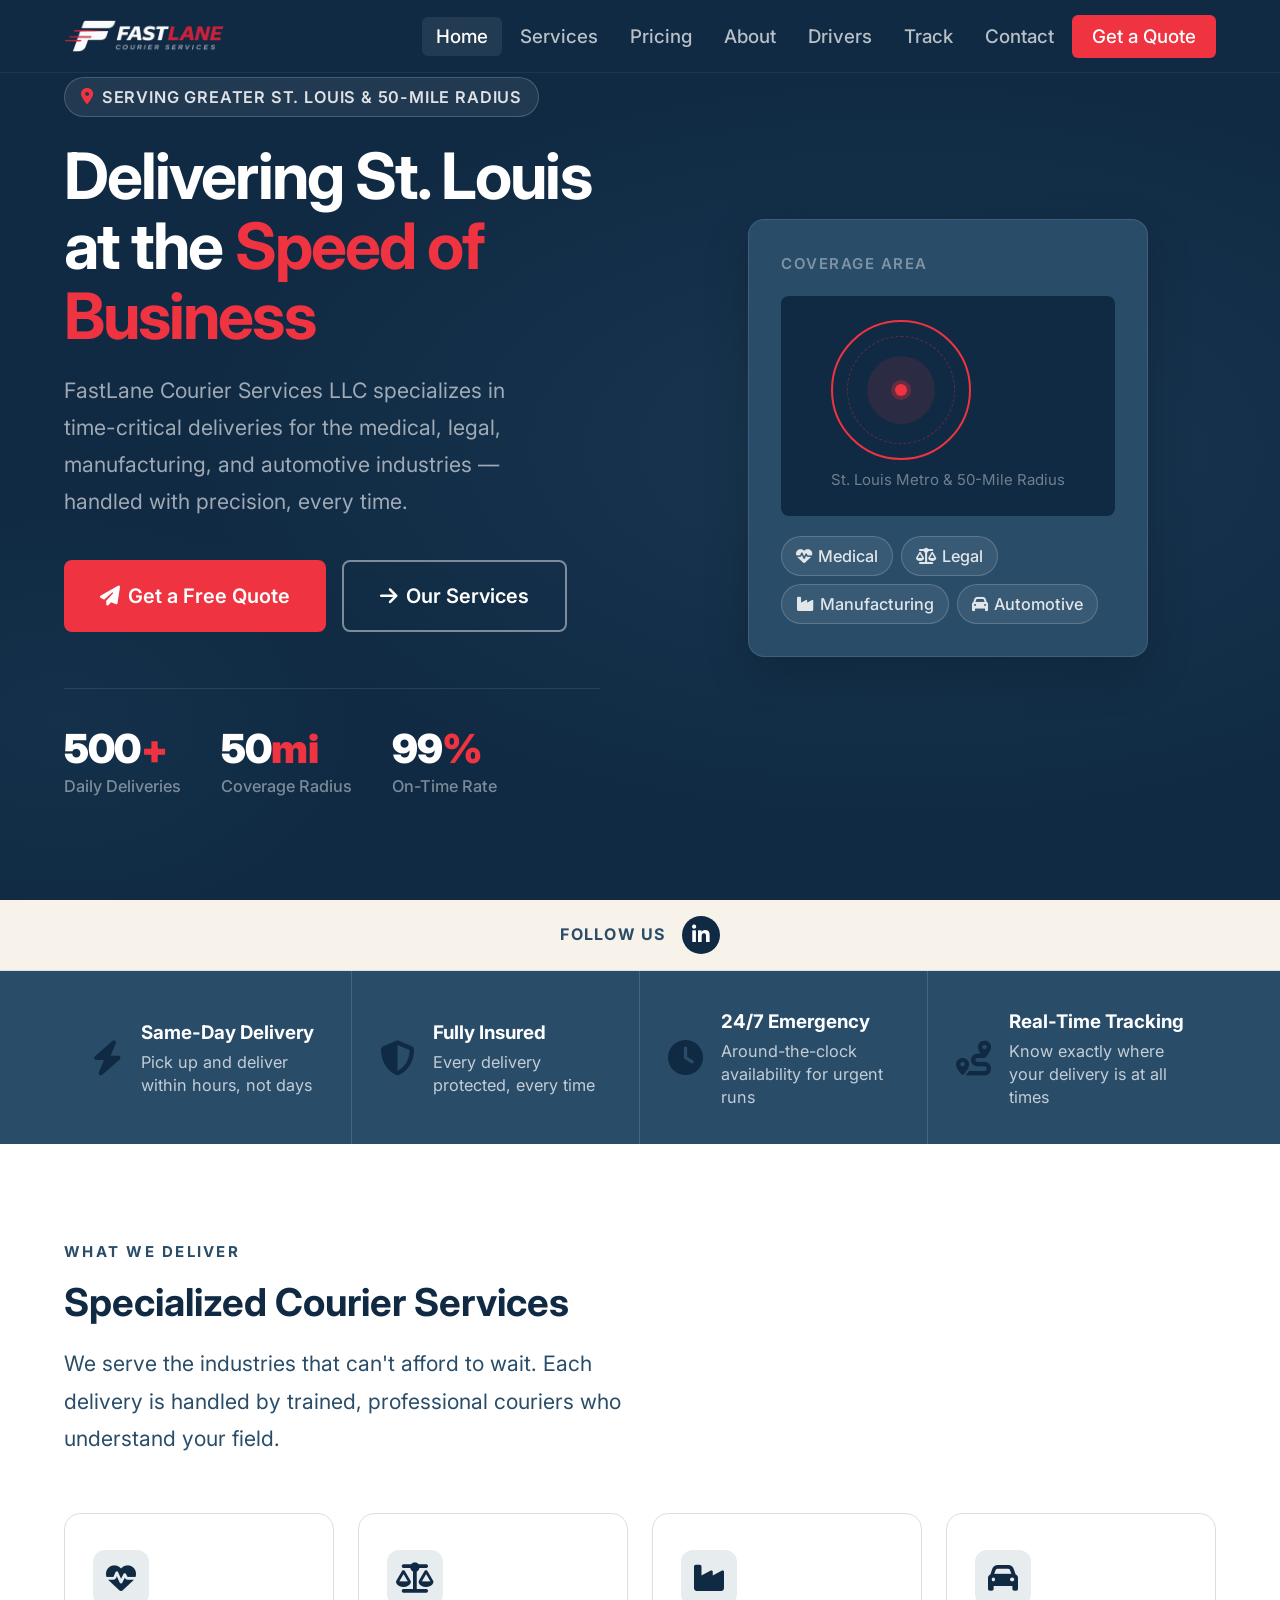
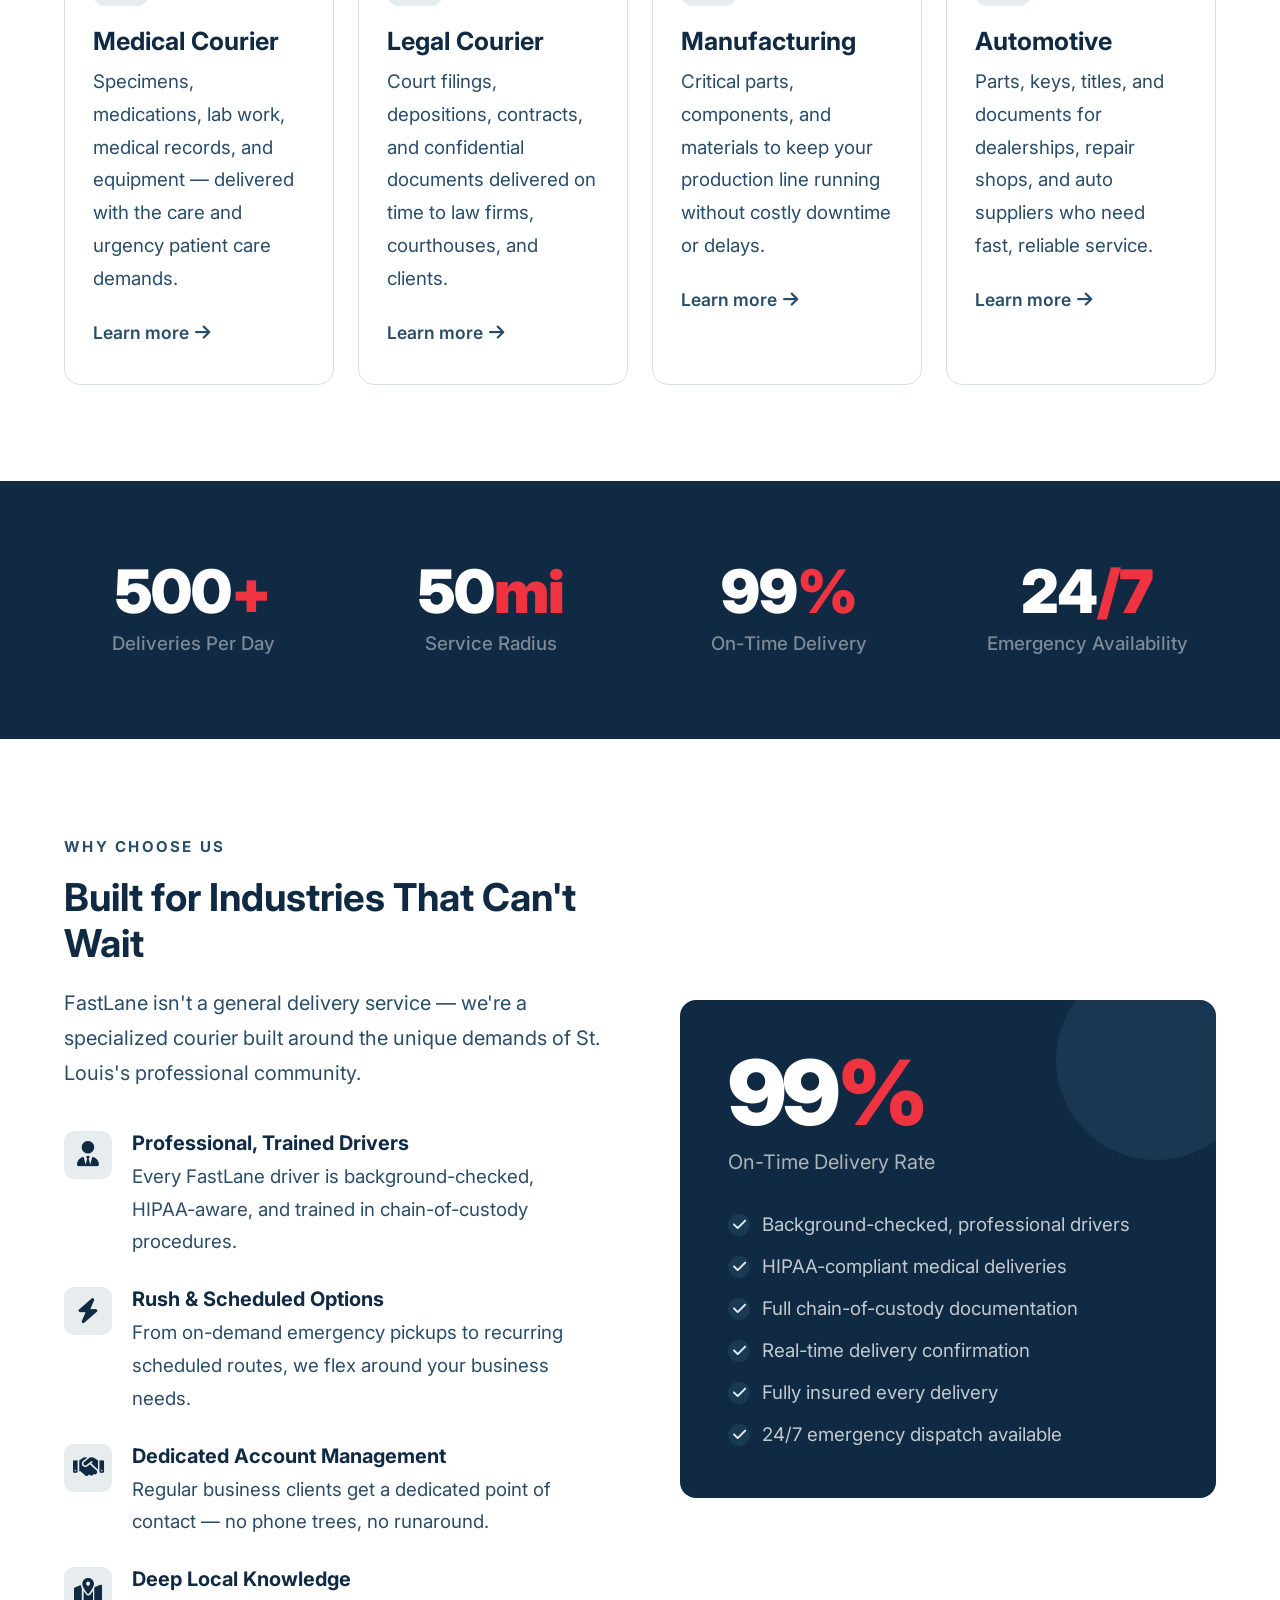
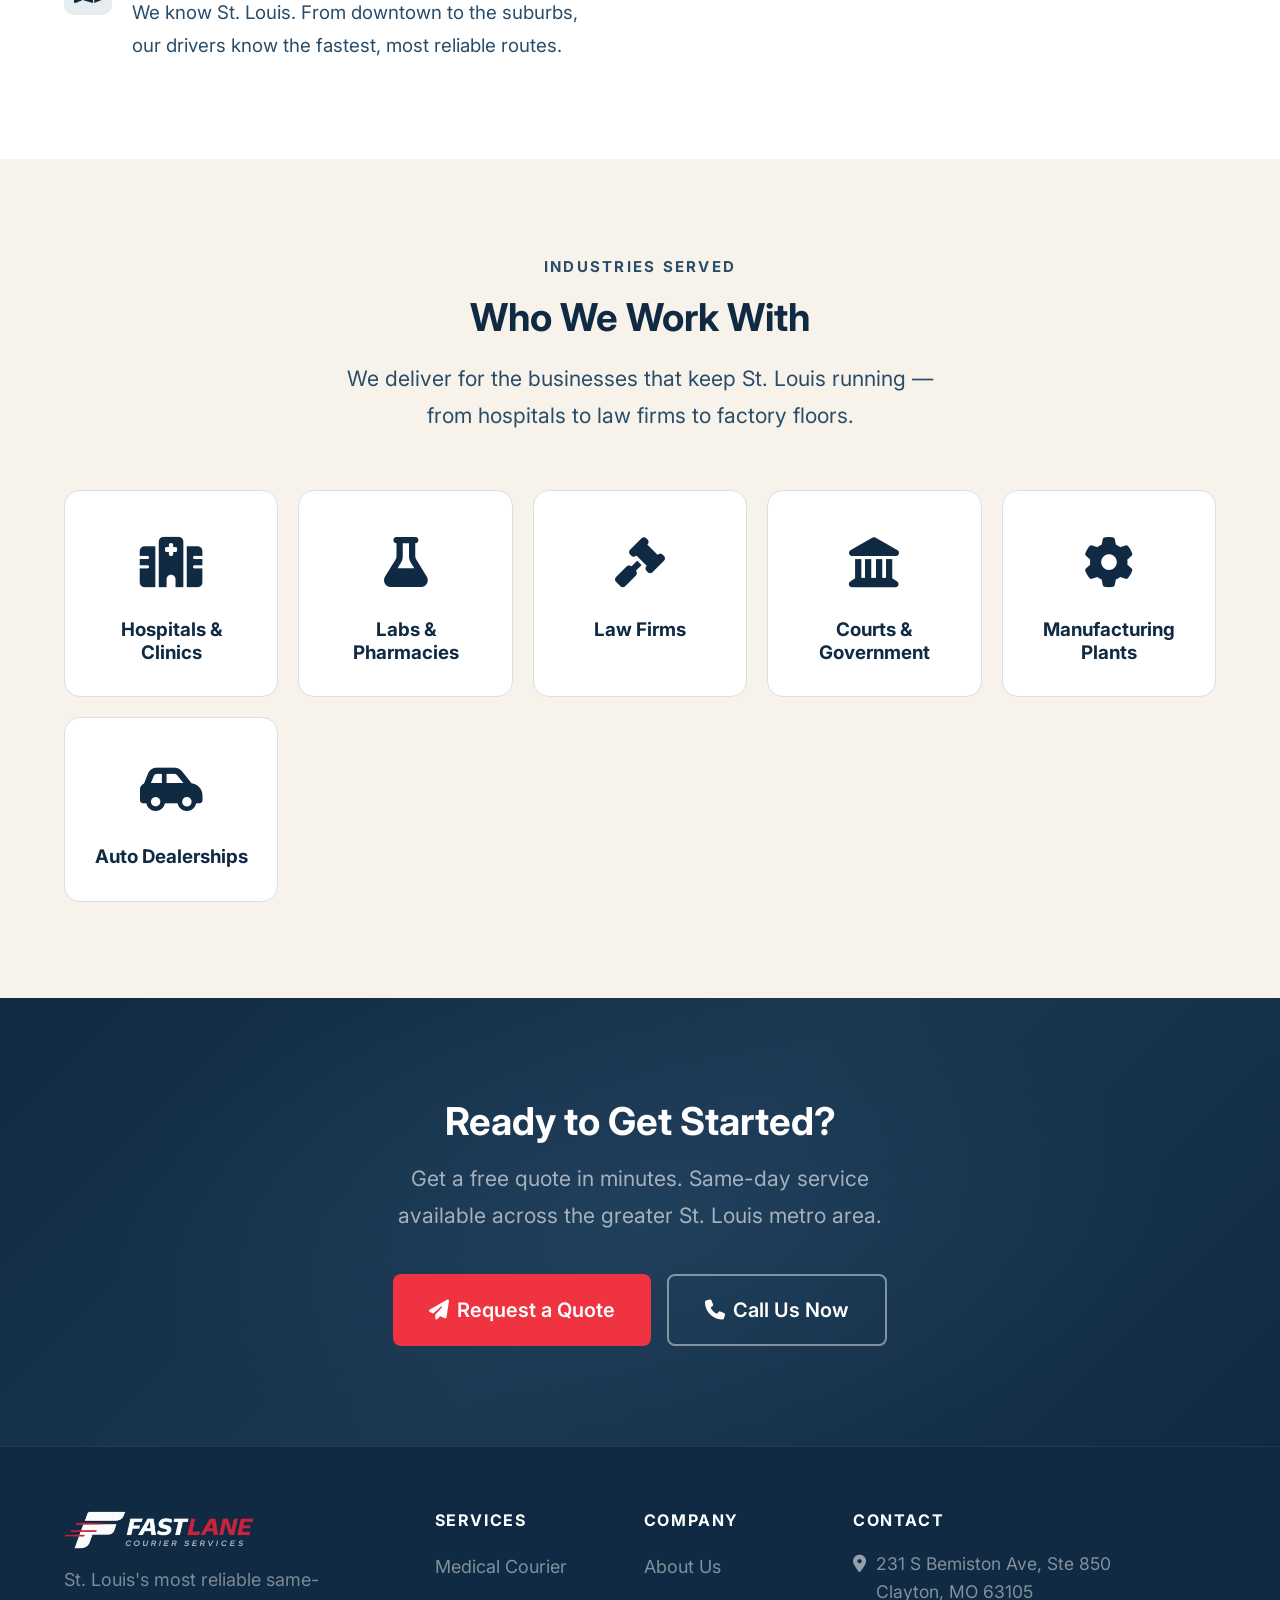
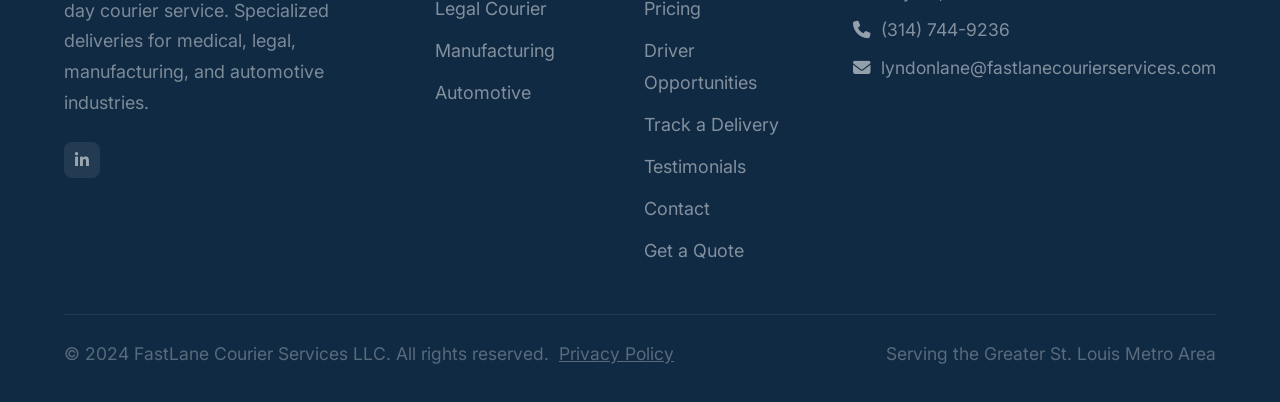
<file: index.html>
<!DOCTYPE html>
<html lang="en">
<head>
  <meta charset="UTF-8" />
  <meta name="viewport" content="width=device-width, initial-scale=1.0" />
  <title>FastLane Courier Services | Same-Day Delivery in St. Louis</title>
  <meta name="description" content="FastLane Courier Services LLC — specialized same-day courier for medical, legal, manufacturing, and automotive industries within 50 miles of St. Louis." />
  <link rel="canonical" href="https://fastlanecourierservices.com/" />
  <link rel="icon" href="favicon.ico" sizes="any" />
  <link rel="icon" href="assets/favicon-192.png" type="image/png" sizes="192x192" />
  <link rel="apple-touch-icon" href="assets/apple-touch-icon.png" />
  <meta property="og:type" content="website" />
  <meta property="og:site_name" content="FastLane Courier Services" />
  <meta property="og:title" content="FastLane Courier Services | Same-Day Delivery in St. Louis" />
  <meta property="og:description" content="FastLane Courier Services LLC — specialized same-day courier for medical, legal, manufacturing, and automotive industries within 50 miles of St. Louis." />
  <meta property="og:url" content="https://fastlanecourierservices.com/" />
  <meta property="og:image" content="https://fastlanecourierservices.com/assets/og-image.png" />
  <meta name="twitter:card" content="summary_large_image" />
  <meta name="twitter:title" content="FastLane Courier Services | Same-Day Delivery in St. Louis" />
  <meta name="twitter:description" content="FastLane Courier Services LLC — specialized same-day courier for medical, legal, manufacturing, and automotive industries within 50 miles of St. Louis." />
  <meta name="twitter:image" content="https://fastlanecourierservices.com/assets/og-image.png" />
  <link rel="stylesheet" href="styles.css" />
  <link rel="stylesheet" href="https://cdnjs.cloudflare.com/ajax/libs/font-awesome/6.5.0/css/all.min.css" />
</head>
<body>

<!-- ── Header ── -->
<header id="header">
  <nav class="container">
    <a href="index.html" class="nav-logo">
      <img src="assets/logo-full-white.png" alt="FastLane Courier Services" />
    </a>
    <ul class="nav-links" id="navLinks">
      <li><a href="index.html" class="active">Home</a></li>
      <li><a href="services.html">Services</a></li>
      <li><a href="pricing.html">Pricing</a></li>
      <li><a href="about.html">About</a></li>
      <li><a href="drivers.html">Drivers</a></li>
      <li><a href="track.html">Track</a></li>
      <li><a href="contact.html">Contact</a></li>
      <li><a href="quote.html" class="nav-cta">Get a Quote</a></li>
    </ul>
    <button class="nav-toggle" id="navToggle" aria-label="Toggle menu">
      <span></span><span></span><span></span>
    </button>
  </nav>
</header>

<!-- ── Hero ── -->
<section class="hero">
  <div class="container">
    <div class="hero-grid">
      <div class="hero-content">
        <div class="hero-badge">
          <i class="fa-solid fa-location-dot"></i>
          Serving Greater St. Louis &amp; 50-Mile Radius
        </div>
        <h1>Delivering St. Louis at the <span>Speed of Business</span></h1>
        <p class="hero-sub">
          FastLane Courier Services LLC specializes in time-critical deliveries for the medical, legal, manufacturing, and automotive industries — handled with precision, every time.
        </p>
        <div class="hero-actions">
          <a href="quote.html" class="btn btn-primary btn-lg">
            <i class="fa-solid fa-paper-plane"></i> Get a Free Quote
          </a>
          <a href="services.html" class="btn btn-secondary btn-lg">
            <i class="fa-solid fa-arrow-right"></i> Our Services
          </a>
        </div>
        <div class="hero-stats">
          <div>
            <div class="stat-num">500<span>+</span></div>
            <div class="stat-lbl">Daily Deliveries</div>
          </div>
          <div>
            <div class="stat-num">50<span>mi</span></div>
            <div class="stat-lbl">Coverage Radius</div>
          </div>
          <div>
            <div class="stat-num">99<span>%</span></div>
            <div class="stat-lbl">On-Time Rate</div>
          </div>
        </div>
      </div>
      <div class="hero-visual">
        <div class="hero-card">
          <div class="hero-card-title">Coverage Area</div>
          <div class="coverage-ring">
            <div>
              <div class="ring">
                <div class="ring-dot"></div>
              </div>
              <div class="ring-label">St. Louis Metro &amp; 50-Mile Radius</div>
            </div>
          </div>
          <div class="hero-tags">
            <span class="tag"><i class="fa-solid fa-heart-pulse"></i> Medical</span>
            <span class="tag"><i class="fa-solid fa-scale-balanced"></i> Legal</span>
            <span class="tag"><i class="fa-solid fa-industry"></i> Manufacturing</span>
            <span class="tag"><i class="fa-solid fa-car"></i> Automotive</span>
          </div>
        </div>
      </div>
    </div>
  </div>
</section>

<!-- ── Follow Us ── -->
<section class="follow-strip">
  <div class="container">
    <div class="follow-inner">
      <span class="follow-label">Follow Us</span>
      <div class="follow-icons">
        <a href="https://www.linkedin.com/in/fastlane-courier-services-0b558b3ab/" class="social-icon-btn" target="_blank" rel="noopener noreferrer" aria-label="FastLane Courier Services on LinkedIn">
          <i class="fa-brands fa-linkedin-in"></i>
        </a>
      </div>
    </div>
  </div>
</section>

<!-- ── Features Strip ── -->
<div class="features-strip">
  <div class="container">
    <div class="features-grid">
      <div class="feature-item">
        <div class="feature-icon"><i class="fa-solid fa-bolt"></i></div>
        <div>
          <div class="feature-title">Same-Day Delivery</div>
          <div class="feature-desc">Pick up and deliver within hours, not days</div>
        </div>
      </div>
      <div class="feature-item">
        <div class="feature-icon"><i class="fa-solid fa-shield-halved"></i></div>
        <div>
          <div class="feature-title">Fully Insured</div>
          <div class="feature-desc">Every delivery protected, every time</div>
        </div>
      </div>
      <div class="feature-item">
        <div class="feature-icon"><i class="fa-solid fa-clock"></i></div>
        <div>
          <div class="feature-title">24/7 Emergency</div>
          <div class="feature-desc">Around-the-clock availability for urgent runs</div>
        </div>
      </div>
      <div class="feature-item">
        <div class="feature-icon"><i class="fa-solid fa-route"></i></div>
        <div>
          <div class="feature-title">Real-Time Tracking</div>
          <div class="feature-desc">Know exactly where your delivery is at all times</div>
        </div>
      </div>
    </div>
  </div>
</div>

<!-- ── Services Overview ── -->
<section>
  <div class="container">
    <div class="section-header">
      <span class="section-label">What We Deliver</span>
      <h2 class="section-title">Specialized Courier Services</h2>
      <p class="section-subtitle">We serve the industries that can't afford to wait. Each delivery is handled by trained, professional couriers who understand your field.</p>
    </div>
    <div class="services-grid">
      <div class="service-card">
        <div class="service-icon"><i class="fa-solid fa-heart-pulse"></i></div>
        <h3>Medical Courier</h3>
        <p>Specimens, medications, lab work, medical records, and equipment — delivered with the care and urgency patient care demands.</p>
        <a href="services.html#medical" class="service-link">Learn more <i class="fa-solid fa-arrow-right"></i></a>
      </div>
      <div class="service-card">
        <div class="service-icon"><i class="fa-solid fa-scale-balanced"></i></div>
        <h3>Legal Courier</h3>
        <p>Court filings, depositions, contracts, and confidential documents delivered on time to law firms, courthouses, and clients.</p>
        <a href="services.html#legal" class="service-link">Learn more <i class="fa-solid fa-arrow-right"></i></a>
      </div>
      <div class="service-card">
        <div class="service-icon"><i class="fa-solid fa-industry"></i></div>
        <h3>Manufacturing</h3>
        <p>Critical parts, components, and materials to keep your production line running without costly downtime or delays.</p>
        <a href="services.html#manufacturing" class="service-link">Learn more <i class="fa-solid fa-arrow-right"></i></a>
      </div>
      <div class="service-card">
        <div class="service-icon"><i class="fa-solid fa-car"></i></div>
        <h3>Automotive</h3>
        <p>Parts, keys, titles, and documents for dealerships, repair shops, and auto suppliers who need fast, reliable service.</p>
        <a href="services.html#automotive" class="service-link">Learn more <i class="fa-solid fa-arrow-right"></i></a>
      </div>
    </div>
  </div>
</section>

<!-- ── Stats Band ── -->
<div class="stats-band">
  <div class="container">
    <div class="stats-grid">
      <div>
        <div class="stat-num">500<span>+</span></div>
        <div class="stat-lbl">Deliveries Per Day</div>
      </div>
      <div>
        <div class="stat-num">50<span>mi</span></div>
        <div class="stat-lbl">Service Radius</div>
      </div>
      <div>
        <div class="stat-num">99<span>%</span></div>
        <div class="stat-lbl">On-Time Delivery</div>
      </div>
      <div>
        <div class="stat-num">24<span>/7</span></div>
        <div class="stat-lbl">Emergency Availability</div>
      </div>
    </div>
  </div>
</div>

<!-- ── Why FastLane ── -->
<section>
  <div class="container">
    <div class="why-grid">
      <div>
        <span class="section-label">Why Choose Us</span>
        <h2 class="section-title">Built for Industries That Can't Wait</h2>
        <p style="margin-bottom: 40px;">FastLane isn't a general delivery service — we're a specialized courier built around the unique demands of St. Louis's professional community.</p>
        <div class="why-features">
          <div class="why-item">
            <div class="why-icon"><i class="fa-solid fa-user-tie"></i></div>
            <div>
              <h3>Professional, Trained Drivers</h3>
              <p>Every FastLane driver is background-checked, HIPAA-aware, and trained in chain-of-custody procedures.</p>
            </div>
          </div>
          <div class="why-item">
            <div class="why-icon"><i class="fa-solid fa-bolt"></i></div>
            <div>
              <h3>Rush &amp; Scheduled Options</h3>
              <p>From on-demand emergency pickups to recurring scheduled routes, we flex around your business needs.</p>
            </div>
          </div>
          <div class="why-item">
            <div class="why-icon"><i class="fa-solid fa-handshake"></i></div>
            <div>
              <h3>Dedicated Account Management</h3>
              <p>Regular business clients get a dedicated point of contact — no phone trees, no runaround.</p>
            </div>
          </div>
          <div class="why-item">
            <div class="why-icon"><i class="fa-solid fa-map-location-dot"></i></div>
            <div>
              <h3>Deep Local Knowledge</h3>
              <p>We know St. Louis. From downtown to the suburbs, our drivers know the fastest, most reliable routes.</p>
            </div>
          </div>
        </div>
      </div>
      <div>
        <div class="why-card">
          <div class="why-big-num">99<span>%</span></div>
          <div class="why-big-lbl">On-Time Delivery Rate</div>
          <ul class="check-list">
            <li><span class="check"><i class="fa-solid fa-check"></i></span> Background-checked, professional drivers</li>
            <li><span class="check"><i class="fa-solid fa-check"></i></span> HIPAA-compliant medical deliveries</li>
            <li><span class="check"><i class="fa-solid fa-check"></i></span> Full chain-of-custody documentation</li>
            <li><span class="check"><i class="fa-solid fa-check"></i></span> Real-time delivery confirmation</li>
            <li><span class="check"><i class="fa-solid fa-check"></i></span> Fully insured every delivery</li>
            <li><span class="check"><i class="fa-solid fa-check"></i></span> 24/7 emergency dispatch available</li>
          </ul>
        </div>
      </div>
    </div>
  </div>
</section>

<!-- ── Industries ── -->
<section class="industries-section">
  <div class="container">
    <div class="section-header centered">
      <span class="section-label">Industries Served</span>
      <h2 class="section-title">Who We Work With</h2>
      <p class="section-subtitle">We deliver for the businesses that keep St. Louis running — from hospitals to law firms to factory floors.</p>
    </div>
    <div class="industries-grid">
      <div class="industry-card">
        <div class="industry-icon"><i class="fa-solid fa-hospital"></i></div>
        <h3>Hospitals &amp; Clinics</h3>
      </div>
      <div class="industry-card">
        <div class="industry-icon"><i class="fa-solid fa-flask"></i></div>
        <h3>Labs &amp; Pharmacies</h3>
      </div>
      <div class="industry-card">
        <div class="industry-icon"><i class="fa-solid fa-gavel"></i></div>
        <h3>Law Firms</h3>
      </div>
      <div class="industry-card">
        <div class="industry-icon"><i class="fa-solid fa-landmark"></i></div>
        <h3>Courts &amp; Government</h3>
      </div>
      <div class="industry-card">
        <div class="industry-icon"><i class="fa-solid fa-gear"></i></div>
        <h3>Manufacturing Plants</h3>
      </div>
      <div class="industry-card">
        <div class="industry-icon"><i class="fa-solid fa-car-side"></i></div>
        <h3>Auto Dealerships</h3>
      </div>
    </div>
  </div>
</section>

<!-- ── CTA Banner ── -->
<section class="cta-banner">
  <div class="container">
    <h2>Ready to Get Started?</h2>
    <p>Get a free quote in minutes. Same-day service available across the greater St. Louis metro area.</p>
    <div class="cta-actions">
      <a href="quote.html" class="btn btn-primary btn-lg">
        <i class="fa-solid fa-paper-plane"></i> Request a Quote
      </a>
      <a href="contact.html" class="btn btn-secondary btn-lg">
        <i class="fa-solid fa-phone"></i> Call Us Now
      </a>
    </div>
  </div>
</section>

<!-- ── Footer ── -->
<footer>
  <div class="container">
    <div class="footer-grid">
      <div class="footer-brand">
        <a href="index.html" class="nav-logo">
      <img src="assets/logo-full-white.png" alt="FastLane Courier Services" />
    </a>
        <p>St. Louis's most reliable same-day courier service. Specialized deliveries for medical, legal, manufacturing, and automotive industries.</p>
        <div class="footer-social">
          <a href="https://www.linkedin.com/in/fastlane-courier-services-0b558b3ab/" class="social-btn" target="_blank" rel="noopener noreferrer" aria-label="FastLane Courier Services on LinkedIn"><i class="fa-brands fa-linkedin-in"></i></a>
        </div>
      </div>
      <div class="footer-col">
        <h4>Services</h4>
        <ul>
          <li><a href="services.html#medical">Medical Courier</a></li>
          <li><a href="services.html#legal">Legal Courier</a></li>
          <li><a href="services.html#manufacturing">Manufacturing</a></li>
          <li><a href="services.html#automotive">Automotive</a></li>
        </ul>
      </div>
      <div class="footer-col">
        <h4>Company</h4>
        <ul>
          <li><a href="about.html">About Us</a></li>
          <li><a href="pricing.html">Pricing</a></li>
          <li><a href="drivers.html">Driver Opportunities</a></li>
          <li><a href="track.html">Track a Delivery</a></li>
          <li><a href="testimonials.html">Testimonials</a></li>
          <li><a href="contact.html">Contact</a></li>
          <li><a href="quote.html">Get a Quote</a></li>
        </ul>
      </div>
      <div class="footer-col">
        <h4>Contact</h4>
        <div class="footer-contact-row"><span class="icon"><i class="fa-solid fa-location-dot"></i></span><span>231 S Bemiston Ave, Ste 850<br>Clayton, MO 63105</span></div>
        <div class="footer-contact-row"><span class="icon"><i class="fa-solid fa-phone"></i></span><span>(314) 744-9236</span></div>
        <div class="footer-contact-row"><span class="icon"><i class="fa-solid fa-envelope"></i></span><span>lyndonlane@fastlanecourierservices.com</span></div>
      </div>
    </div>
    <div class="footer-bottom">
      <p>&copy; 2024 FastLane Courier Services LLC. All rights reserved. &nbsp;<a href="privacy.html" style="color: rgba(255,255,255,0.3); text-decoration: underline;">Privacy Policy</a></p>
      <p>Serving the Greater St. Louis Metro Area</p>
    </div>
  </div>
</footer>

<script>
  window.addEventListener('scroll', () => {
    document.getElementById('header').classList.toggle('scrolled', window.scrollY > 20);
  });
  document.getElementById('navToggle').addEventListener('click', () => {
    document.getElementById('navLinks').classList.toggle('open');
  });
</script>
</body>
</html>
</file>
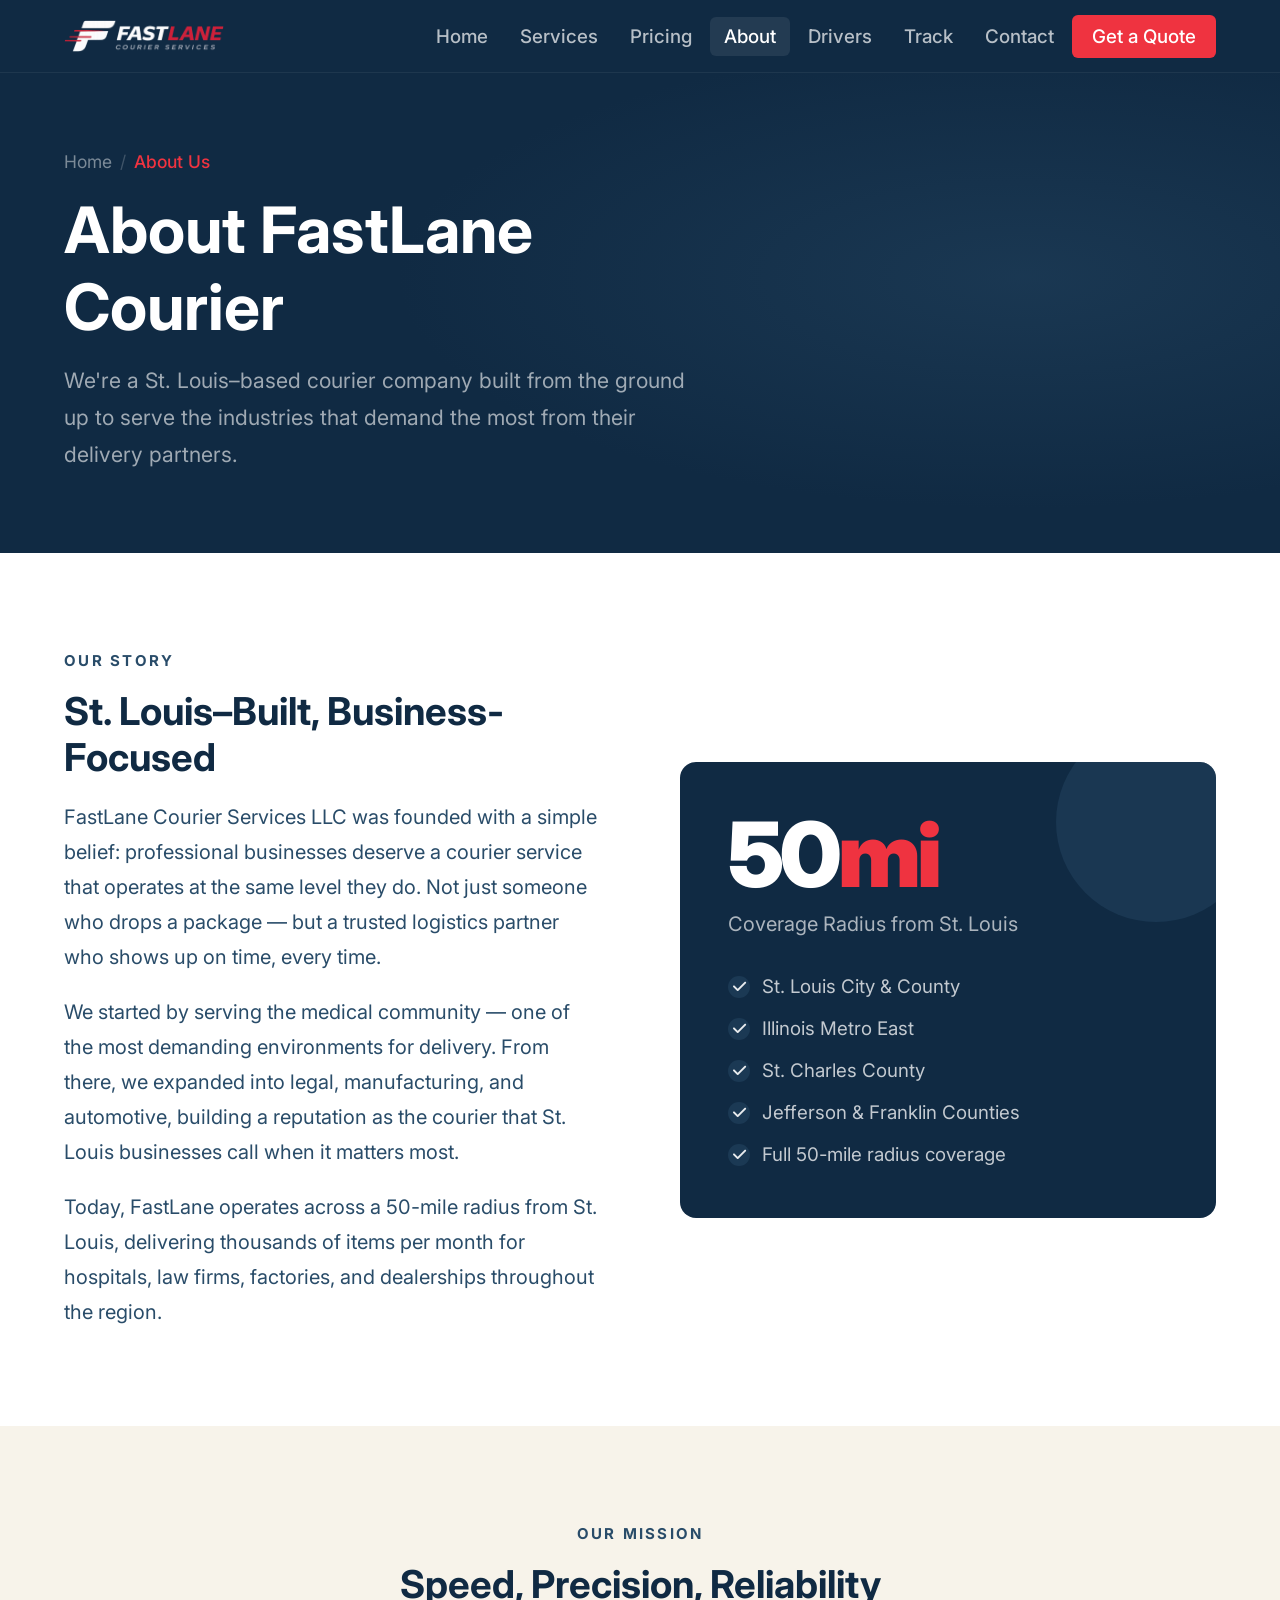
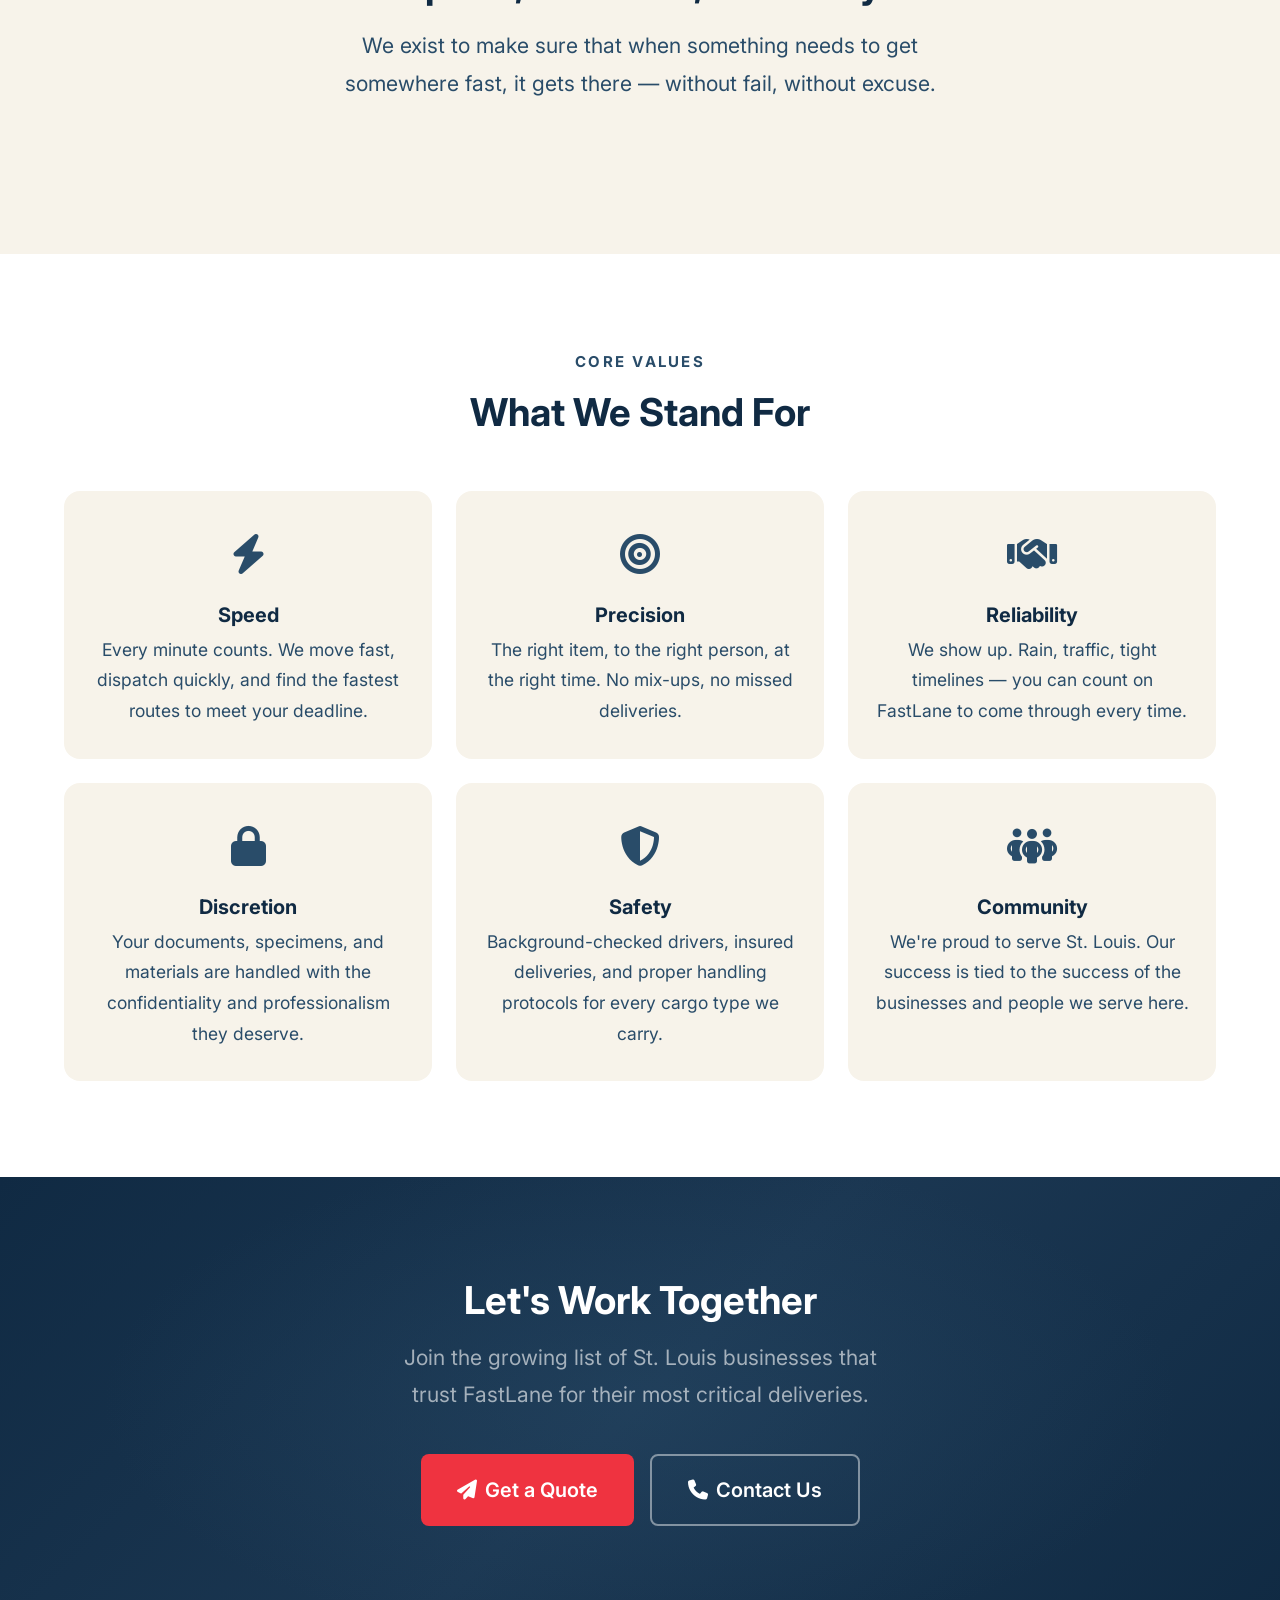
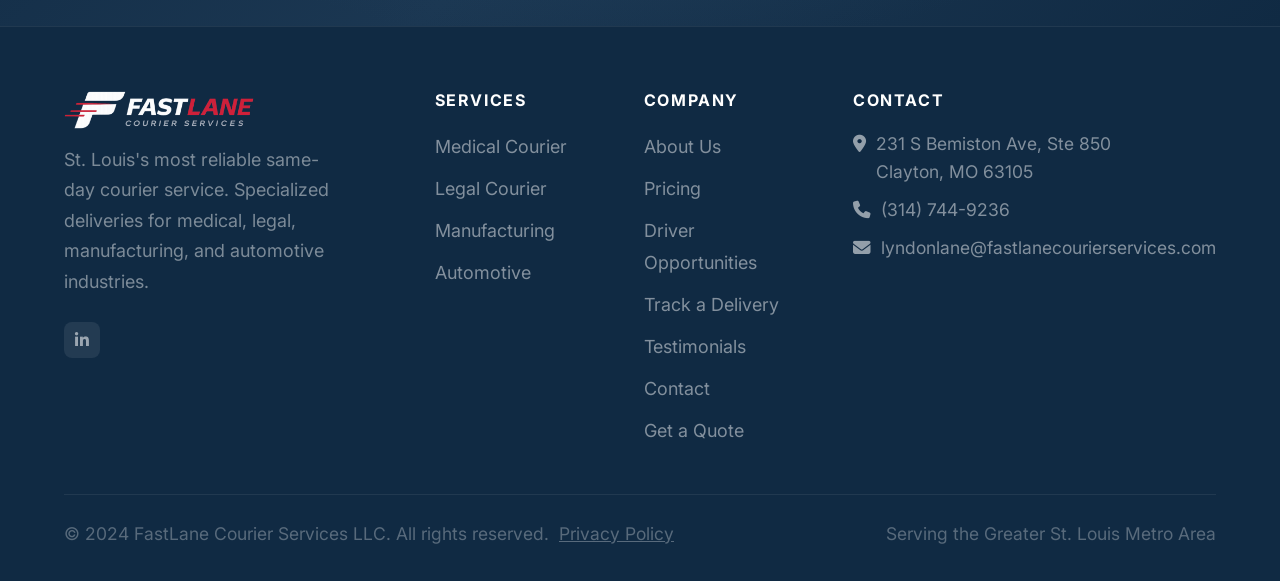
<file: about.html>
<!DOCTYPE html>
<html lang="en">
<head>
  <meta charset="UTF-8" />
  <meta name="viewport" content="width=device-width, initial-scale=1.0" />
  <title>About Us | FastLane Courier Services</title>
  <meta name="description" content="Learn about FastLane Courier Services LLC — our story, mission, values, and the team behind St. Louis's most reliable same-day courier." />
  <link rel="canonical" href="https://fastlanecourierservices.com/about.html" />
  <link rel="icon" href="favicon.ico" sizes="any" />
  <link rel="icon" href="assets/favicon-192.png" type="image/png" sizes="192x192" />
  <link rel="apple-touch-icon" href="assets/apple-touch-icon.png" />
  <meta property="og:type" content="website" />
  <meta property="og:site_name" content="FastLane Courier Services" />
  <meta property="og:title" content="About Us | FastLane Courier Services" />
  <meta property="og:description" content="Learn about FastLane Courier Services LLC — our story, mission, values, and the team behind St. Louis's most reliable same-day courier." />
  <meta property="og:url" content="https://fastlanecourierservices.com/about.html" />
  <meta property="og:image" content="https://fastlanecourierservices.com/assets/og-image.png" />
  <meta name="twitter:card" content="summary_large_image" />
  <meta name="twitter:title" content="About Us | FastLane Courier Services" />
  <meta name="twitter:description" content="Learn about FastLane Courier Services LLC — our story, mission, values, and the team behind St. Louis's most reliable same-day courier." />
  <meta name="twitter:image" content="https://fastlanecourierservices.com/assets/og-image.png" />
  <link rel="stylesheet" href="styles.css" />
  <link rel="stylesheet" href="https://cdnjs.cloudflare.com/ajax/libs/font-awesome/6.5.0/css/all.min.css" />
</head>
<body>

<!-- ── Header ── -->
<header id="header">
  <nav class="container">
    <a href="index.html" class="nav-logo">
      <img src="assets/logo-full-white.png" alt="FastLane Courier Services" />
    </a>
    <ul class="nav-links" id="navLinks">
      <li><a href="index.html">Home</a></li>
      <li><a href="services.html">Services</a></li>
      <li><a href="pricing.html">Pricing</a></li>
      <li><a href="about.html" class="active">About</a></li>
      <li><a href="drivers.html">Drivers</a></li>
      <li><a href="track.html">Track</a></li>
      <li><a href="contact.html">Contact</a></li>
      <li><a href="quote.html" class="nav-cta">Get a Quote</a></li>
    </ul>
    <button class="nav-toggle" id="navToggle" aria-label="Toggle menu">
      <span></span><span></span><span></span>
    </button>
  </nav>
</header>

<!-- ── Page Hero ── -->
<section class="page-hero">
  <div class="container">
    <div class="page-hero-inner">
      <div class="breadcrumb">
        <a href="index.html">Home</a>
        <span class="bc-sep">/</span>
        <span class="bc-current">About Us</span>
      </div>
      <h1>About FastLane Courier</h1>
      <p>We're a St. Louis–based courier company built from the ground up to serve the industries that demand the most from their delivery partners.</p>
    </div>
  </div>
</section>

<!-- ── Our Story ── -->
<section>
  <div class="container">
    <div class="about-intro-grid">
      <div>
        <span class="section-label">Our Story</span>
        <h2 class="section-title">St. Louis–Built, Business-Focused</h2>
        <p style="margin-bottom: 20px;">FastLane Courier Services LLC was founded with a simple belief: professional businesses deserve a courier service that operates at the same level they do. Not just someone who drops a package — but a trusted logistics partner who shows up on time, every time.</p>
        <p style="margin-bottom: 20px;">We started by serving the medical community — one of the most demanding environments for delivery. From there, we expanded into legal, manufacturing, and automotive, building a reputation as the courier that St. Louis businesses call when it matters most.</p>
        <p>Today, FastLane operates across a 50-mile radius from St. Louis, delivering thousands of items per month for hospitals, law firms, factories, and dealerships throughout the region.</p>
      </div>
      <div>
        <div class="why-card">
          <div class="why-big-num">50<span>mi</span></div>
          <div class="why-big-lbl">Coverage Radius from St. Louis</div>
          <ul class="check-list">
            <li><span class="check"><i class="fa-solid fa-check"></i></span> St. Louis City &amp; County</li>
            <li><span class="check"><i class="fa-solid fa-check"></i></span> Illinois Metro East</li>
            <li><span class="check"><i class="fa-solid fa-check"></i></span> St. Charles County</li>
            <li><span class="check"><i class="fa-solid fa-check"></i></span> Jefferson &amp; Franklin Counties</li>
            <li><span class="check"><i class="fa-solid fa-check"></i></span> Full 50-mile radius coverage</li>
          </ul>
        </div>
      </div>
    </div>
  </div>
</section>

<!-- ── Mission ── -->
<section style="background: var(--off-white);">
  <div class="container">
    <div class="section-header centered">
      <span class="section-label">Our Mission</span>
      <h2 class="section-title">Speed, Precision, Reliability</h2>
      <p class="section-subtitle">We exist to make sure that when something needs to get somewhere fast, it gets there — without fail, without excuse.</p>
    </div>
  </div>
</section>

<!-- ── Values ── -->
<section>
  <div class="container">
    <div class="section-header centered">
      <span class="section-label">Core Values</span>
      <h2 class="section-title">What We Stand For</h2>
    </div>
    <div class="values-grid">
      <div class="value-card">
        <div class="value-icon"><i class="fa-solid fa-bolt" style="color: var(--navy-light);"></i></div>
        <h3>Speed</h3>
        <p>Every minute counts. We move fast, dispatch quickly, and find the fastest routes to meet your deadline.</p>
      </div>
      <div class="value-card">
        <div class="value-icon"><i class="fa-solid fa-bullseye" style="color: var(--navy-light);"></i></div>
        <h3>Precision</h3>
        <p>The right item, to the right person, at the right time. No mix-ups, no missed deliveries.</p>
      </div>
      <div class="value-card">
        <div class="value-icon"><i class="fa-solid fa-handshake" style="color: var(--navy-light);"></i></div>
        <h3>Reliability</h3>
        <p>We show up. Rain, traffic, tight timelines — you can count on FastLane to come through every time.</p>
      </div>
      <div class="value-card">
        <div class="value-icon"><i class="fa-solid fa-lock" style="color: var(--navy-light);"></i></div>
        <h3>Discretion</h3>
        <p>Your documents, specimens, and materials are handled with the confidentiality and professionalism they deserve.</p>
      </div>
      <div class="value-card">
        <div class="value-icon"><i class="fa-solid fa-shield-halved" style="color: var(--navy-light);"></i></div>
        <h3>Safety</h3>
        <p>Background-checked drivers, insured deliveries, and proper handling protocols for every cargo type we carry.</p>
      </div>
      <div class="value-card">
        <div class="value-icon"><i class="fa-solid fa-people-group" style="color: var(--navy-light);"></i></div>
        <h3>Community</h3>
        <p>We're proud to serve St. Louis. Our success is tied to the success of the businesses and people we serve here.</p>
      </div>
    </div>
  </div>
</section>

<!-- ── CTA Banner ── -->
<section class="cta-banner">
  <div class="container">
    <h2>Let's Work Together</h2>
    <p>Join the growing list of St. Louis businesses that trust FastLane for their most critical deliveries.</p>
    <div class="cta-actions">
      <a href="quote.html" class="btn btn-primary btn-lg"><i class="fa-solid fa-paper-plane"></i> Get a Quote</a>
      <a href="contact.html" class="btn btn-secondary btn-lg"><i class="fa-solid fa-phone"></i> Contact Us</a>
    </div>
  </div>
</section>

<!-- ── Footer ── -->
<footer>
  <div class="container">
    <div class="footer-grid">
      <div class="footer-brand">
        <a href="index.html" class="nav-logo">
      <img src="assets/logo-full-white.png" alt="FastLane Courier Services" />
    </a>
        <p>St. Louis's most reliable same-day courier service. Specialized deliveries for medical, legal, manufacturing, and automotive industries.</p>
        <div class="footer-social">
          <a href="https://www.linkedin.com/in/fastlane-courier-services-0b558b3ab/" class="social-btn" target="_blank" rel="noopener noreferrer" aria-label="FastLane Courier Services on LinkedIn"><i class="fa-brands fa-linkedin-in"></i></a>
        </div>
      </div>
      <div class="footer-col">
        <h4>Services</h4>
        <ul>
          <li><a href="services.html#medical">Medical Courier</a></li>
          <li><a href="services.html#legal">Legal Courier</a></li>
          <li><a href="services.html#manufacturing">Manufacturing</a></li>
          <li><a href="services.html#automotive">Automotive</a></li>
        </ul>
      </div>
      <div class="footer-col">
        <h4>Company</h4>
        <ul>
          <li><a href="about.html">About Us</a></li>
          <li><a href="pricing.html">Pricing</a></li>
          <li><a href="drivers.html">Driver Opportunities</a></li>
          <li><a href="track.html">Track a Delivery</a></li>
          <li><a href="testimonials.html">Testimonials</a></li>
          <li><a href="contact.html">Contact</a></li>
          <li><a href="quote.html">Get a Quote</a></li>
        </ul>
      </div>
      <div class="footer-col">
        <h4>Contact</h4>
        <div class="footer-contact-row"><span class="icon"><i class="fa-solid fa-location-dot"></i></span><span>231 S Bemiston Ave, Ste 850<br>Clayton, MO 63105</span></div>
        <div class="footer-contact-row"><span class="icon"><i class="fa-solid fa-phone"></i></span><span>(314) 744-9236</span></div>
        <div class="footer-contact-row"><span class="icon"><i class="fa-solid fa-envelope"></i></span><span>lyndonlane@fastlanecourierservices.com</span></div>
      </div>
    </div>
    <div class="footer-bottom">
      <p>&copy; 2024 FastLane Courier Services LLC. All rights reserved. &nbsp;<a href="privacy.html" style="color: rgba(255,255,255,0.3); text-decoration: underline;">Privacy Policy</a></p>
      <p>Serving the Greater St. Louis Metro Area</p>
    </div>
  </div>
</footer>

<script>
  window.addEventListener('scroll', () => {
    document.getElementById('header').classList.toggle('scrolled', window.scrollY > 20);
  });
  document.getElementById('navToggle').addEventListener('click', () => {
    document.getElementById('navLinks').classList.toggle('open');
  });
</script>
</body>
</html>
</file>
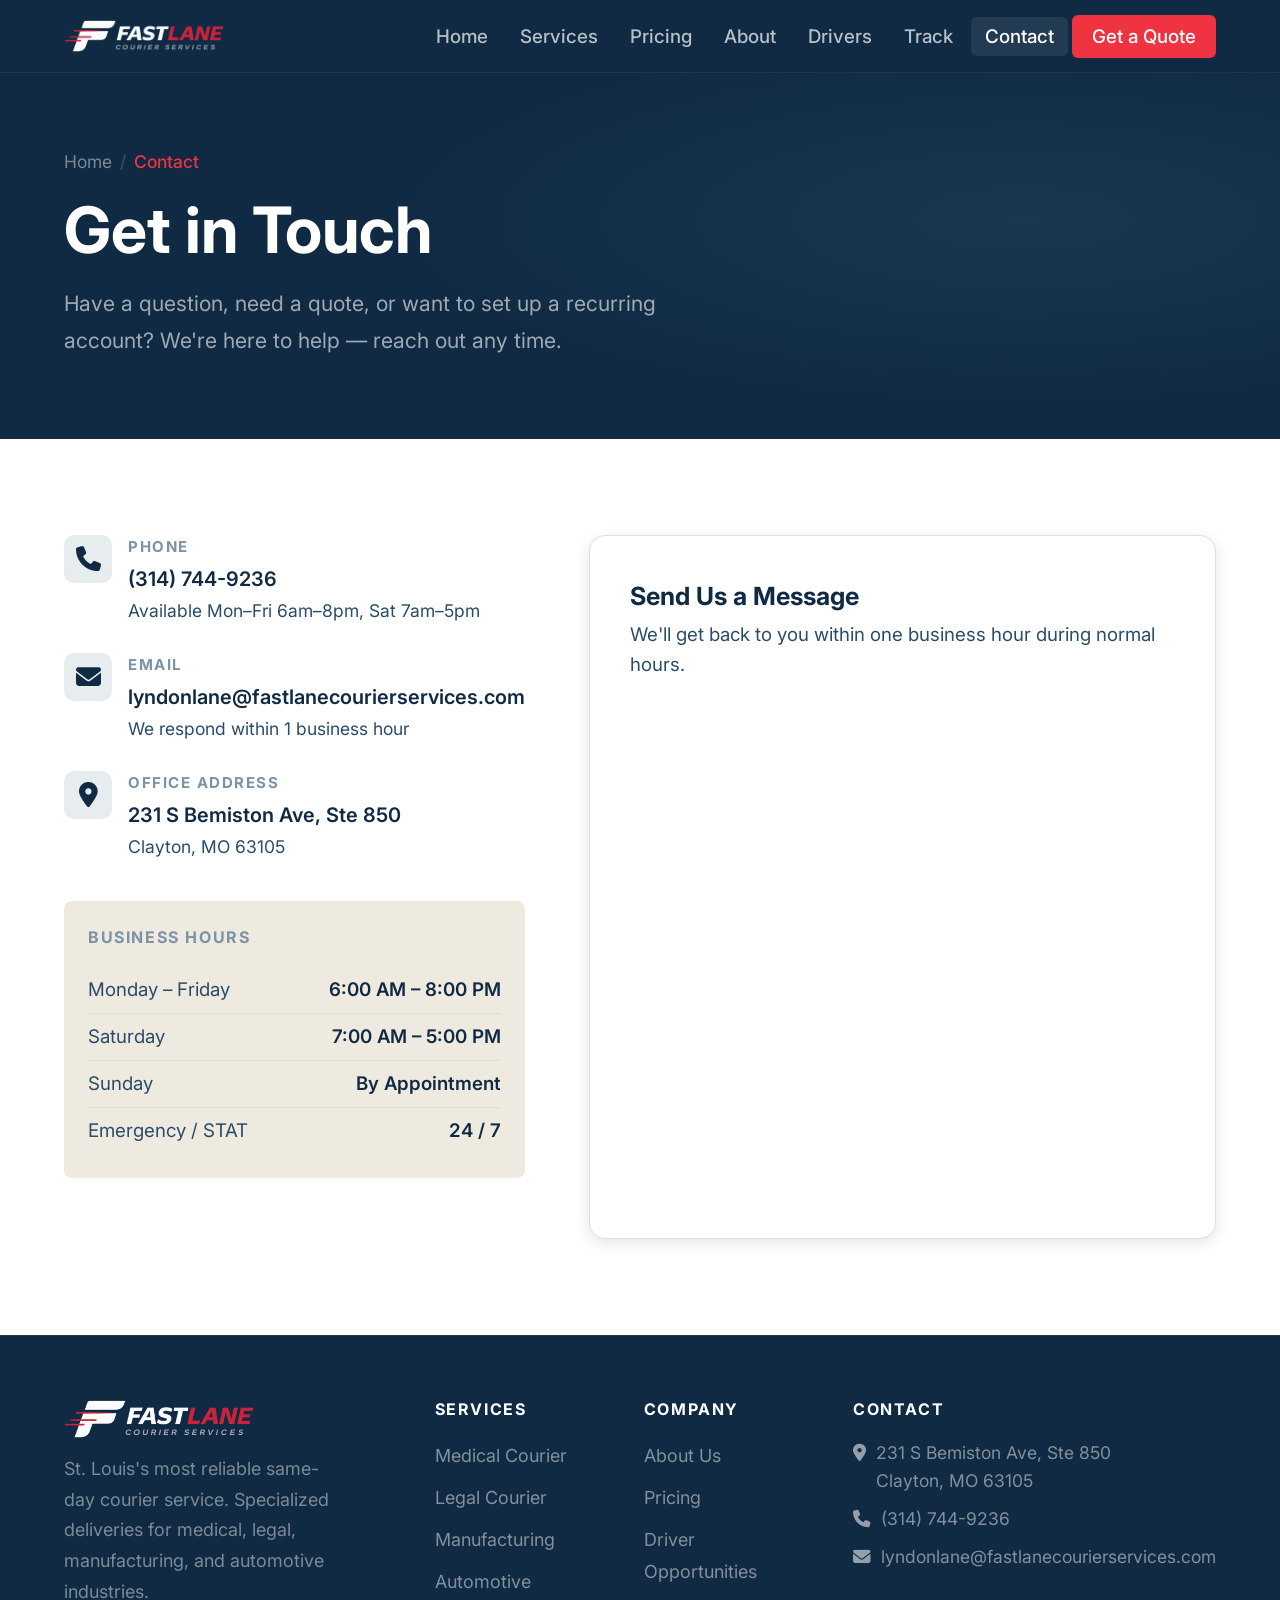
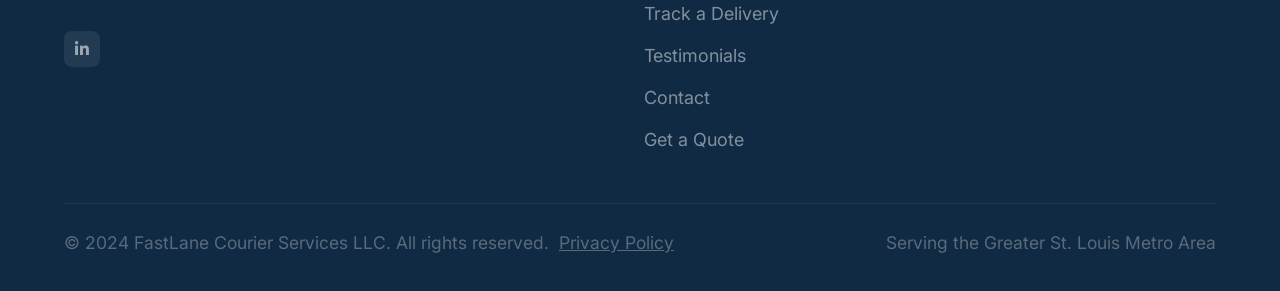
<file: contact.html>
<!DOCTYPE html>
<html lang="en">
<head>
  <meta charset="UTF-8" />
  <meta name="viewport" content="width=device-width, initial-scale=1.0" />
  <title>Contact Us | FastLane Courier Services</title>
  <meta name="description" content="Contact FastLane Courier Services LLC in St. Louis. Call, email, or send us a message — we're available 24/7 for emergency dispatch." />
  <link rel="canonical" href="https://fastlanecourierservices.com/contact.html" />
  <link rel="icon" href="favicon.ico" sizes="any" />
  <link rel="icon" href="assets/favicon-192.png" type="image/png" sizes="192x192" />
  <link rel="apple-touch-icon" href="assets/apple-touch-icon.png" />
  <meta property="og:type" content="website" />
  <meta property="og:site_name" content="FastLane Courier Services" />
  <meta property="og:title" content="Contact Us | FastLane Courier Services" />
  <meta property="og:description" content="Contact FastLane Courier Services LLC in St. Louis. Call, email, or send us a message — we're available 24/7 for emergency dispatch." />
  <meta property="og:url" content="https://fastlanecourierservices.com/contact.html" />
  <meta property="og:image" content="https://fastlanecourierservices.com/assets/og-image.png" />
  <meta name="twitter:card" content="summary_large_image" />
  <meta name="twitter:title" content="Contact Us | FastLane Courier Services" />
  <meta name="twitter:description" content="Contact FastLane Courier Services LLC in St. Louis. Call, email, or send us a message — we're available 24/7 for emergency dispatch." />
  <meta name="twitter:image" content="https://fastlanecourierservices.com/assets/og-image.png" />
  <link rel="stylesheet" href="styles.css" />
  <link rel="stylesheet" href="https://cdnjs.cloudflare.com/ajax/libs/font-awesome/6.5.0/css/all.min.css" />
</head>
<body>

<!-- ── Header ── -->
<header id="header">
  <nav class="container">
    <a href="index.html" class="nav-logo">
      <img src="assets/logo-full-white.png" alt="FastLane Courier Services" />
    </a>
    <ul class="nav-links" id="navLinks">
      <li><a href="index.html">Home</a></li>
      <li><a href="services.html">Services</a></li>
      <li><a href="pricing.html">Pricing</a></li>
      <li><a href="about.html">About</a></li>
      <li><a href="drivers.html">Drivers</a></li>
      <li><a href="track.html">Track</a></li>
      <li><a href="contact.html" class="active">Contact</a></li>
      <li><a href="quote.html" class="nav-cta">Get a Quote</a></li>
    </ul>
    <button class="nav-toggle" id="navToggle" aria-label="Toggle menu">
      <span></span><span></span><span></span>
    </button>
  </nav>
</header>

<!-- ── Page Hero ── -->
<section class="page-hero">
  <div class="container">
    <div class="page-hero-inner">
      <div class="breadcrumb">
        <a href="index.html">Home</a>
        <span class="bc-sep">/</span>
        <span class="bc-current">Contact</span>
      </div>
      <h1>Get in Touch</h1>
      <p>Have a question, need a quote, or want to set up a recurring account? We're here to help — reach out any time.</p>
    </div>
  </div>
</section>

<!-- ── Contact Section ── -->
<section>
  <div class="container">
    <div class="contact-grid">

      <!-- Left: Info -->
      <div>
        <div class="contact-info-list">
          <div class="ci-item">
            <div class="ci-icon"><i class="fa-solid fa-phone"></i></div>
            <div>
              <div class="ci-label">Phone</div>
              <div class="ci-value">(314) 744-9236</div>
              <div class="ci-sub">Available Mon–Fri 6am–8pm, Sat 7am–5pm</div>
            </div>
          </div>
          <div class="ci-item">
            <div class="ci-icon"><i class="fa-solid fa-envelope"></i></div>
            <div>
              <div class="ci-label">Email</div>
              <div class="ci-value">lyndonlane@fastlanecourierservices.com</div>
              <div class="ci-sub">We respond within 1 business hour</div>
            </div>
          </div>
          <div class="ci-item">
            <div class="ci-icon"><i class="fa-solid fa-location-dot"></i></div>
            <div>
              <div class="ci-label">Office Address</div>
              <div class="ci-value">231 S Bemiston Ave, Ste 850</div>
              <div class="ci-sub">Clayton, MO 63105</div>
            </div>
          </div>
        </div>

        <div class="hours-box" style="margin-top: 40px;">
          <div class="hours-box-title">Business Hours</div>
          <div class="hours-row"><span>Monday – Friday</span><span>6:00 AM – 8:00 PM</span></div>
          <div class="hours-row"><span>Saturday</span><span>7:00 AM – 5:00 PM</span></div>
          <div class="hours-row"><span>Sunday</span><span>By Appointment</span></div>
          <div class="hours-row"><span>Emergency / STAT</span><span>24 / 7</span></div>
        </div>
      </div>

      <!-- Right: Form -->
      <div class="form-card">
        <div class="form-card-title">Send Us a Message</div>
        <div class="form-card-subtitle">We'll get back to you within one business hour during normal hours.</div>

        <div style="width:100%;height:490px;">
          <iframe
              src="https://api.leadconnectorhq.com/widget/form/tCBPZsA7W011miuGYj5N"
              style="width:100%;height:100%;border:none;border-radius:0px"
              id="inline-tCBPZsA7W011miuGYj5N"
              data-layout="{'id':'INLINE'}"
              data-trigger-type="alwaysShow"
              data-trigger-value=""
              data-activation-type="alwaysActivated"
              data-activation-value=""
              data-deactivation-type="neverDeactivate"
              data-deactivation-value=""
              data-form-name="contact us"
              data-height="490"
              data-layout-iframe-id="inline-tCBPZsA7W011miuGYj5N"
              data-form-id="tCBPZsA7W011miuGYj5N"
              title="contact us"
          ></iframe>
        </div>
      </div>

    </div>
  </div>
</section>

<!-- ── Footer ── -->
<footer>
  <div class="container">
    <div class="footer-grid">
      <div class="footer-brand">
        <a href="index.html" class="nav-logo">
      <img src="assets/logo-full-white.png" alt="FastLane Courier Services" />
    </a>
        <p>St. Louis's most reliable same-day courier service. Specialized deliveries for medical, legal, manufacturing, and automotive industries.</p>
        <div class="footer-social">
          <a href="https://www.linkedin.com/in/fastlane-courier-services-0b558b3ab/" class="social-btn" target="_blank" rel="noopener noreferrer" aria-label="FastLane Courier Services on LinkedIn"><i class="fa-brands fa-linkedin-in"></i></a>
        </div>
      </div>
      <div class="footer-col">
        <h4>Services</h4>
        <ul>
          <li><a href="services.html#medical">Medical Courier</a></li>
          <li><a href="services.html#legal">Legal Courier</a></li>
          <li><a href="services.html#manufacturing">Manufacturing</a></li>
          <li><a href="services.html#automotive">Automotive</a></li>
        </ul>
      </div>
      <div class="footer-col">
        <h4>Company</h4>
        <ul>
          <li><a href="about.html">About Us</a></li>
          <li><a href="pricing.html">Pricing</a></li>
          <li><a href="drivers.html">Driver Opportunities</a></li>
          <li><a href="track.html">Track a Delivery</a></li>
          <li><a href="testimonials.html">Testimonials</a></li>
          <li><a href="contact.html">Contact</a></li>
          <li><a href="quote.html">Get a Quote</a></li>
        </ul>
      </div>
      <div class="footer-col">
        <h4>Contact</h4>
        <div class="footer-contact-row"><span class="icon"><i class="fa-solid fa-location-dot"></i></span><span>231 S Bemiston Ave, Ste 850<br>Clayton, MO 63105</span></div>
        <div class="footer-contact-row"><span class="icon"><i class="fa-solid fa-phone"></i></span><span>(314) 744-9236</span></div>
        <div class="footer-contact-row"><span class="icon"><i class="fa-solid fa-envelope"></i></span><span>lyndonlane@fastlanecourierservices.com</span></div>
      </div>
    </div>
    <div class="footer-bottom">
      <p>&copy; 2024 FastLane Courier Services LLC. All rights reserved. &nbsp;<a href="privacy.html" style="color: rgba(255,255,255,0.3); text-decoration: underline;">Privacy Policy</a></p>
      <p>Serving the Greater St. Louis Metro Area</p>
    </div>
  </div>
</footer>

<script>
  window.addEventListener('scroll', () => {
    document.getElementById('header').classList.toggle('scrolled', window.scrollY > 20);
  });
  document.getElementById('navToggle').addEventListener('click', () => {
    document.getElementById('navLinks').classList.toggle('open');
  });
</script>
<script src="https://link.msgsndr.com/js/form_embed.js"></script>
</body>
</html>
</file>
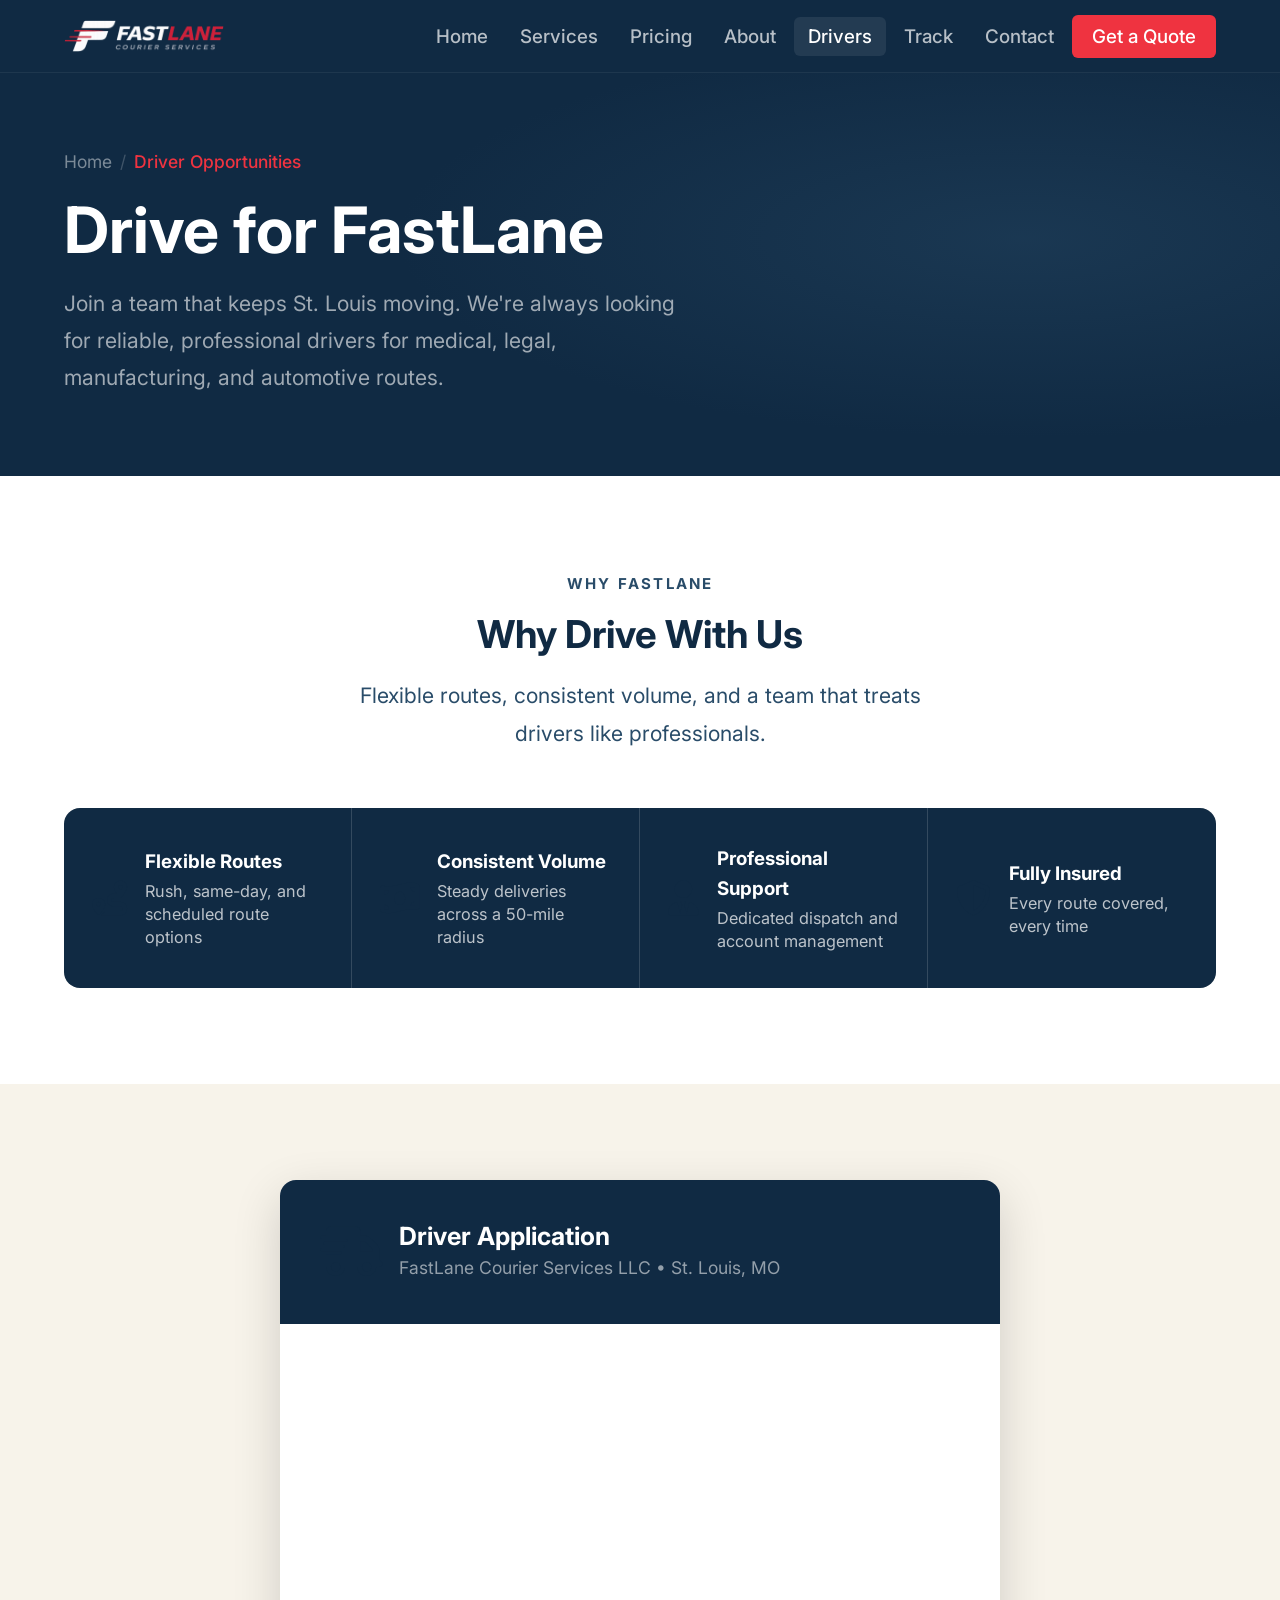
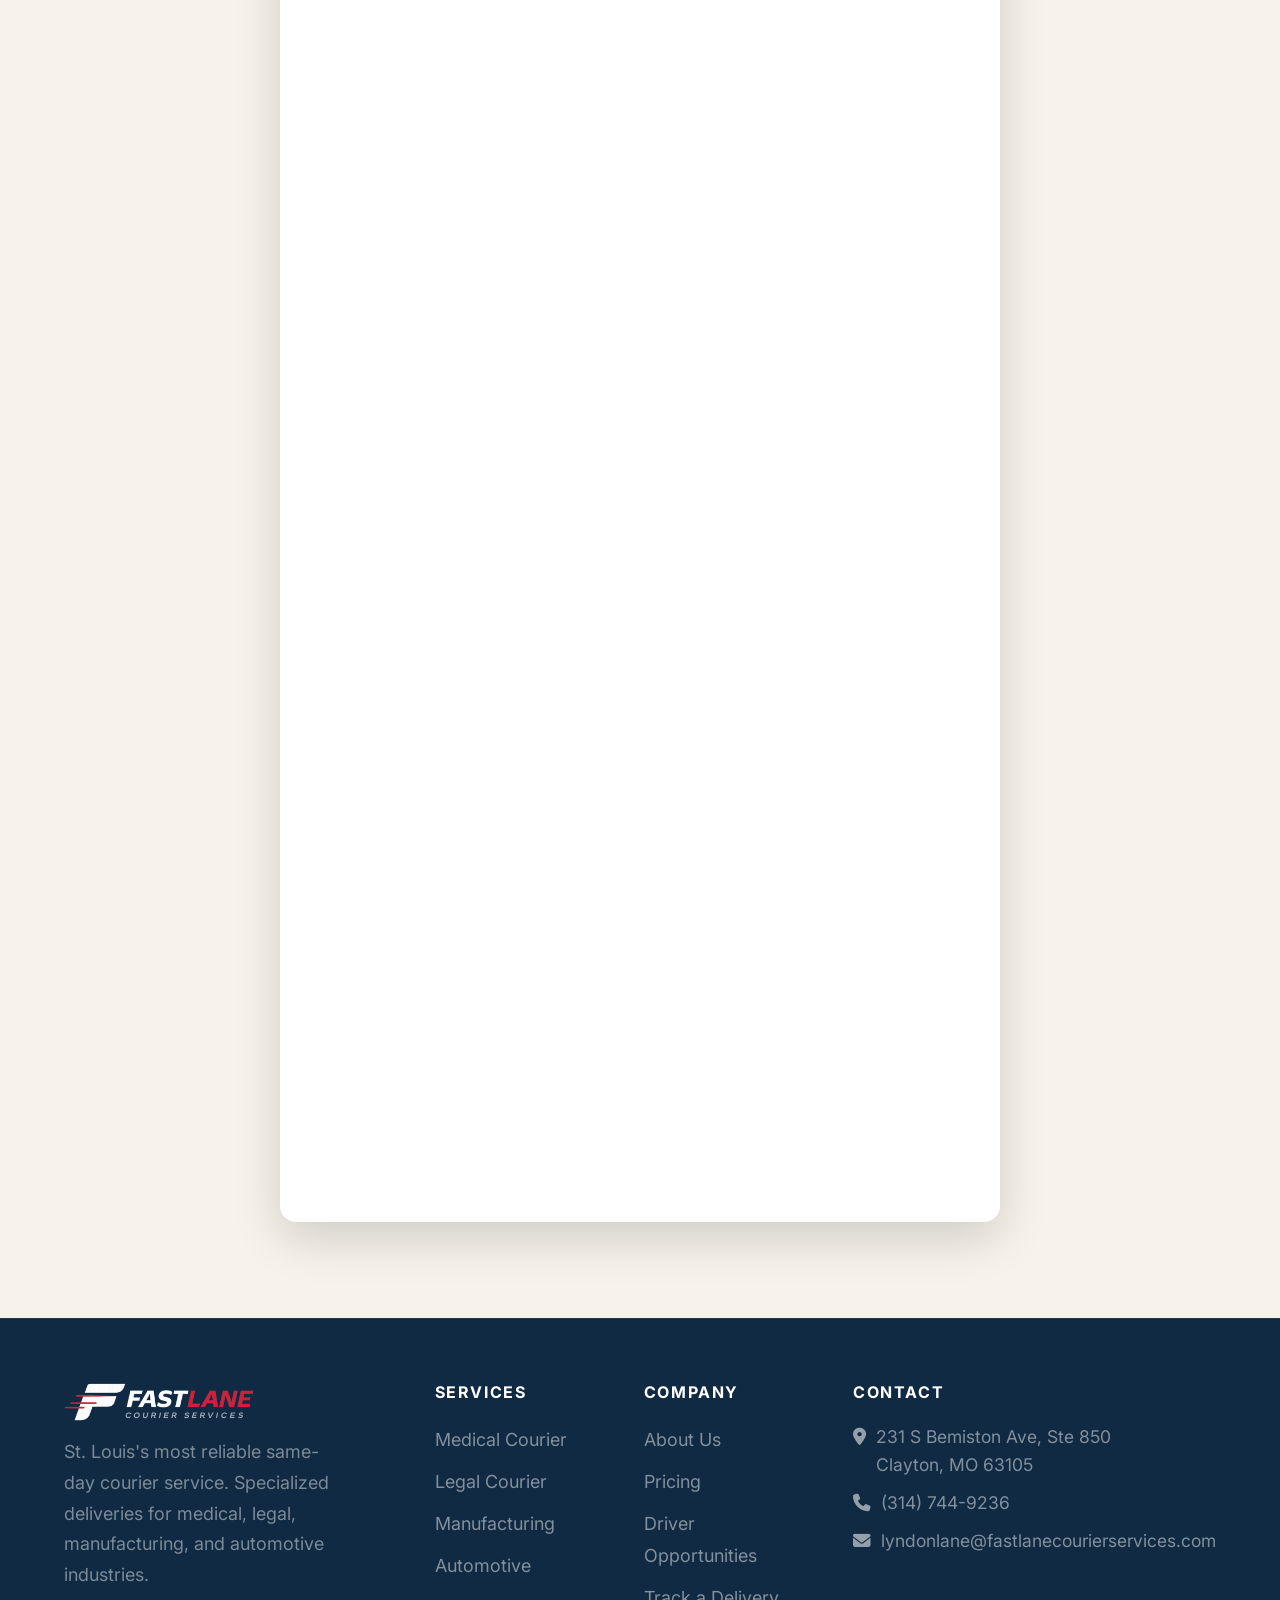
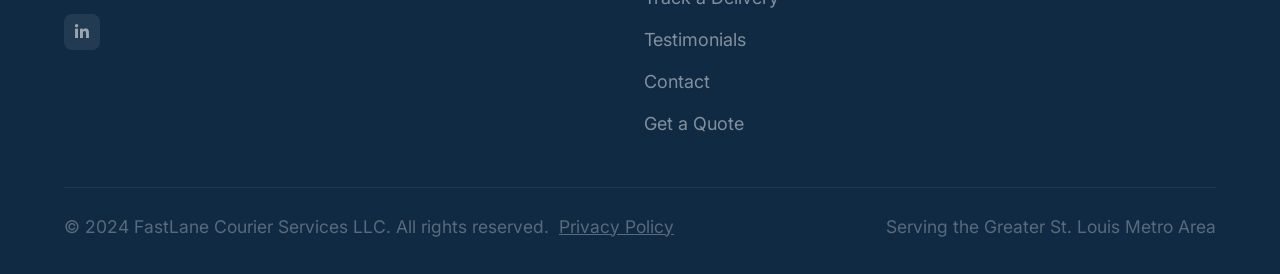
<file: drivers.html>
<!DOCTYPE html>
<html lang="en">
<head>
  <meta charset="UTF-8" />
  <meta name="viewport" content="width=device-width, initial-scale=1.0" />
  <title>Driver Opportunities | FastLane Courier Services</title>
  <meta name="description" content="Drive for FastLane Courier Services LLC. Join our team of professional couriers serving the St. Louis metro area and 50-mile radius." />
  <link rel="canonical" href="https://fastlanecourierservices.com/drivers.html" />
  <link rel="icon" href="favicon.ico" sizes="any" />
  <link rel="icon" href="assets/favicon-192.png" type="image/png" sizes="192x192" />
  <link rel="apple-touch-icon" href="assets/apple-touch-icon.png" />
  <meta property="og:type" content="website" />
  <meta property="og:site_name" content="FastLane Courier Services" />
  <meta property="og:title" content="Driver Opportunities | FastLane Courier Services" />
  <meta property="og:description" content="Drive for FastLane Courier Services LLC. Join our team of professional couriers serving the St. Louis metro area and 50-mile radius." />
  <meta property="og:url" content="https://fastlanecourierservices.com/drivers.html" />
  <meta property="og:image" content="https://fastlanecourierservices.com/assets/og-image.png" />
  <meta name="twitter:card" content="summary_large_image" />
  <meta name="twitter:title" content="Driver Opportunities | FastLane Courier Services" />
  <meta name="twitter:description" content="Drive for FastLane Courier Services LLC. Join our team of professional couriers serving the St. Louis metro area and 50-mile radius." />
  <meta name="twitter:image" content="https://fastlanecourierservices.com/assets/og-image.png" />
  <link rel="stylesheet" href="styles.css" />
  <link rel="stylesheet" href="https://cdnjs.cloudflare.com/ajax/libs/font-awesome/6.5.0/css/all.min.css" />
</head>
<body>

<!-- ── Header ── -->
<header id="header">
  <nav class="container">
    <a href="index.html" class="nav-logo">
      <img src="assets/logo-full-white.png" alt="FastLane Courier Services" />
    </a>
    <ul class="nav-links" id="navLinks">
      <li><a href="index.html">Home</a></li>
      <li><a href="services.html">Services</a></li>
      <li><a href="pricing.html">Pricing</a></li>
      <li><a href="about.html">About</a></li>
      <li><a href="drivers.html" class="active">Drivers</a></li>
      <li><a href="track.html">Track</a></li>
      <li><a href="contact.html">Contact</a></li>
      <li><a href="quote.html" class="nav-cta">Get a Quote</a></li>
    </ul>
    <button class="nav-toggle" id="navToggle" aria-label="Toggle menu">
      <span></span><span></span><span></span>
    </button>
  </nav>
</header>

<!-- ── Page Hero ── -->
<section class="page-hero">
  <div class="container">
    <div class="page-hero-inner">
      <div class="breadcrumb">
        <a href="index.html">Home</a>
        <span class="bc-sep">/</span>
        <span class="bc-current">Driver Opportunities</span>
      </div>
      <h1>Drive for FastLane</h1>
      <p>Join a team that keeps St. Louis moving. We're always looking for reliable, professional drivers for medical, legal, manufacturing, and automotive routes.</p>
    </div>
  </div>
</section>

<!-- ── Why Drive Section ── -->
<section>
  <div class="container">
    <div class="section-header centered">
      <span class="section-label">Why FastLane</span>
      <h2 class="section-title">Why Drive With Us</h2>
      <p class="section-subtitle">Flexible routes, consistent volume, and a team that treats drivers like professionals.</p>
    </div>
    <div class="features-grid" style="background: var(--off-white); border-radius: var(--radius-lg); overflow: hidden;">
      <div class="feature-item" style="background: var(--navy);">
        <div class="feature-icon"><i class="fa-solid fa-route"></i></div>
        <div>
          <div class="feature-title">Flexible Routes</div>
          <div class="feature-desc">Rush, same-day, and scheduled route options</div>
        </div>
      </div>
      <div class="feature-item" style="background: var(--navy);">
        <div class="feature-icon"><i class="fa-solid fa-money-bill-wave"></i></div>
        <div>
          <div class="feature-title">Consistent Volume</div>
          <div class="feature-desc">Steady deliveries across a 50-mile radius</div>
        </div>
      </div>
      <div class="feature-item" style="background: var(--navy);">
        <div class="feature-icon"><i class="fa-solid fa-user-tie"></i></div>
        <div>
          <div class="feature-title">Professional Support</div>
          <div class="feature-desc">Dedicated dispatch and account management</div>
        </div>
      </div>
      <div class="feature-item" style="background: var(--navy);">
        <div class="feature-icon"><i class="fa-solid fa-shield-halved"></i></div>
        <div>
          <div class="feature-title">Fully Insured</div>
          <div class="feature-desc">Every route covered, every time</div>
        </div>
      </div>
    </div>
  </div>
</section>

<!-- ── Driver Application Form ── -->
<section style="background: var(--off-white);">
  <div class="container">
    <div class="quote-wrapper">
      <div class="quote-card">
        <div class="quote-card-head">
          <div class="quote-card-head-icon"><i class="fa-solid fa-truck-fast"></i></div>
          <div>
            <h3>Driver Application</h3>
            <p>FastLane Courier Services LLC &bull; St. Louis, MO</p>
          </div>
        </div>
        <div class="quote-card-body">
          <div style="width:100%;height:1418px;">
            <iframe
                src="https://api.leadconnectorhq.com/widget/form/Cju1SwxewkQLTx09n2dd"
                style="width:100%;height:100%;border:none;border-radius:0px"
                id="inline-Cju1SwxewkQLTx09n2dd"
                data-layout="{'id':'INLINE'}"
                data-trigger-type="alwaysShow"
                data-trigger-value=""
                data-activation-type="alwaysActivated"
                data-activation-value=""
                data-deactivation-type="neverDeactivate"
                data-deactivation-value=""
                data-form-name="Driver Opportunities"
                data-height="1418"
                data-layout-iframe-id="inline-Cju1SwxewkQLTx09n2dd"
                data-form-id="Cju1SwxewkQLTx09n2dd"
                title="Driver Opportunities"
            ></iframe>
          </div>
        </div>
      </div>
    </div>
  </div>
</section>

<!-- ── Footer ── -->
<footer>
  <div class="container">
    <div class="footer-grid">
      <div class="footer-brand">
        <a href="index.html" class="nav-logo">
      <img src="assets/logo-full-white.png" alt="FastLane Courier Services" />
    </a>
        <p>St. Louis's most reliable same-day courier service. Specialized deliveries for medical, legal, manufacturing, and automotive industries.</p>
        <div class="footer-social">
          <a href="https://www.linkedin.com/in/fastlane-courier-services-0b558b3ab/" class="social-btn" target="_blank" rel="noopener noreferrer" aria-label="FastLane Courier Services on LinkedIn"><i class="fa-brands fa-linkedin-in"></i></a>
        </div>
      </div>
      <div class="footer-col">
        <h4>Services</h4>
        <ul>
          <li><a href="services.html#medical">Medical Courier</a></li>
          <li><a href="services.html#legal">Legal Courier</a></li>
          <li><a href="services.html#manufacturing">Manufacturing</a></li>
          <li><a href="services.html#automotive">Automotive</a></li>
        </ul>
      </div>
      <div class="footer-col">
        <h4>Company</h4>
        <ul>
          <li><a href="about.html">About Us</a></li>
          <li><a href="pricing.html">Pricing</a></li>
          <li><a href="drivers.html">Driver Opportunities</a></li>
          <li><a href="track.html">Track a Delivery</a></li>
          <li><a href="testimonials.html">Testimonials</a></li>
          <li><a href="contact.html">Contact</a></li>
          <li><a href="quote.html">Get a Quote</a></li>
        </ul>
      </div>
      <div class="footer-col">
        <h4>Contact</h4>
        <div class="footer-contact-row"><span class="icon"><i class="fa-solid fa-location-dot"></i></span><span>231 S Bemiston Ave, Ste 850<br>Clayton, MO 63105</span></div>
        <div class="footer-contact-row"><span class="icon"><i class="fa-solid fa-phone"></i></span><span>(314) 744-9236</span></div>
        <div class="footer-contact-row"><span class="icon"><i class="fa-solid fa-envelope"></i></span><span>lyndonlane@fastlanecourierservices.com</span></div>
      </div>
    </div>
    <div class="footer-bottom">
      <p>&copy; 2024 FastLane Courier Services LLC. All rights reserved. &nbsp;<a href="privacy.html" style="color: rgba(255,255,255,0.3); text-decoration: underline;">Privacy Policy</a></p>
      <p>Serving the Greater St. Louis Metro Area</p>
    </div>
  </div>
</footer>

<script>
  window.addEventListener('scroll', () => {
    document.getElementById('header').classList.toggle('scrolled', window.scrollY > 20);
  });
  document.getElementById('navToggle').addEventListener('click', () => {
    document.getElementById('navLinks').classList.toggle('open');
  });
</script>
<script src="https://link.msgsndr.com/js/form_embed.js"></script>
</body>
</html>
</file>
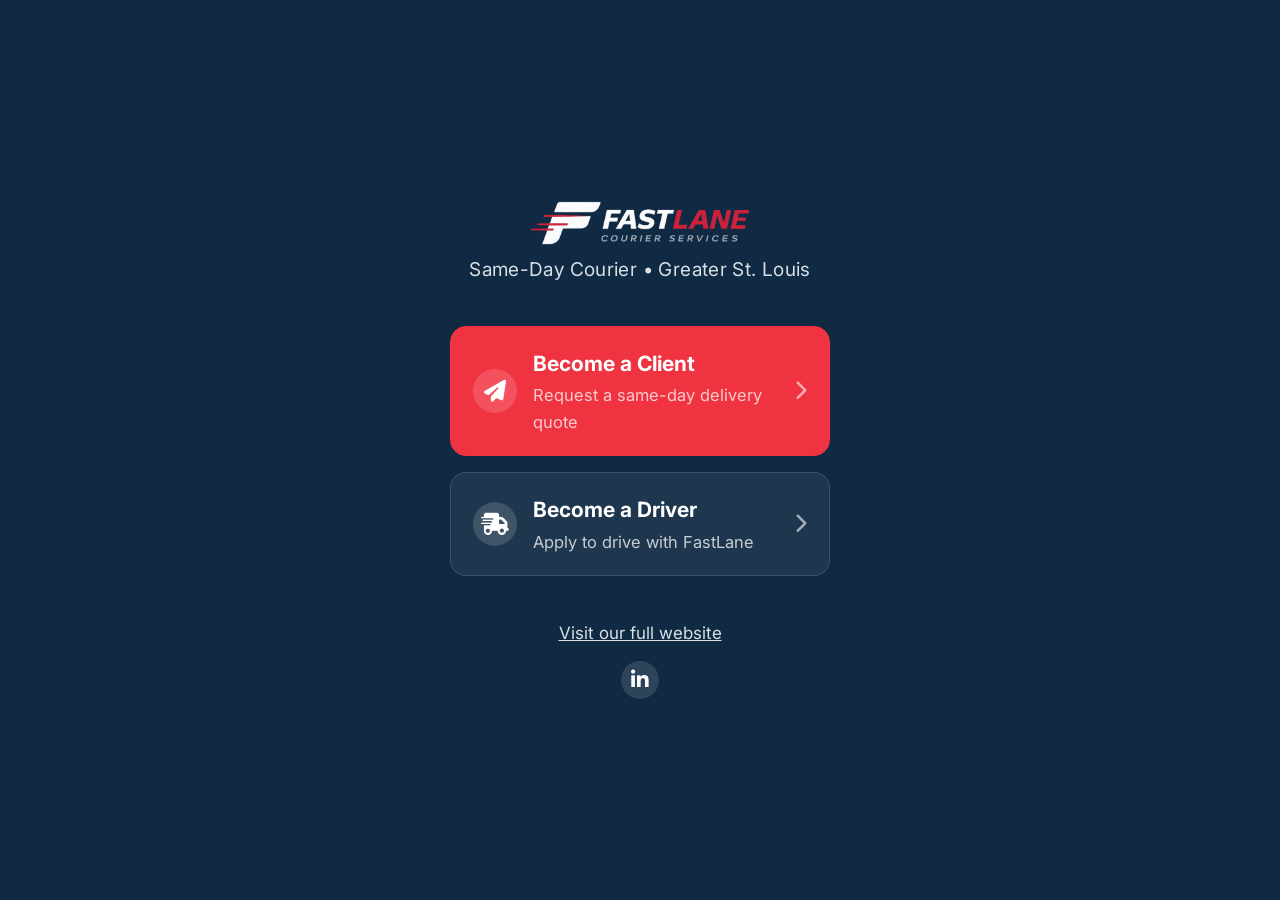
<file: link.html>
<!DOCTYPE html>
<html lang="en">
<head>
  <meta charset="UTF-8" />
  <meta name="viewport" content="width=device-width, initial-scale=1.0" />
  <title>FastLane Courier Services | Get Started</title>
  <meta name="description" content="Become a FastLane client or apply to drive for FastLane Courier Services LLC — St. Louis's same-day courier." />
  <link rel="canonical" href="https://fastlanecourierservices.com/link.html" />
  <meta name="robots" content="noindex" />
  <link rel="icon" href="favicon.ico" sizes="any" />
  <link rel="icon" href="assets/favicon-192.png" type="image/png" sizes="192x192" />
  <link rel="apple-touch-icon" href="assets/apple-touch-icon.png" />
  <meta property="og:type" content="website" />
  <meta property="og:site_name" content="FastLane Courier Services" />
  <meta property="og:title" content="FastLane Courier Services | Get Started" />
  <meta property="og:description" content="Become a FastLane client or apply to drive for FastLane Courier Services LLC — St. Louis's same-day courier." />
  <meta property="og:url" content="https://fastlanecourierservices.com/link.html" />
  <meta property="og:image" content="https://fastlanecourierservices.com/assets/og-image.png" />
  <meta name="twitter:card" content="summary_large_image" />
  <meta name="twitter:title" content="FastLane Courier Services | Get Started" />
  <meta name="twitter:description" content="Become a FastLane client or apply to drive for FastLane Courier Services LLC — St. Louis's same-day courier." />
  <meta name="twitter:image" content="https://fastlanecourierservices.com/assets/og-image.png" />
  <link rel="stylesheet" href="styles.css" />
  <link rel="stylesheet" href="https://cdnjs.cloudflare.com/ajax/libs/font-awesome/6.5.0/css/all.min.css" />
  <style>
    body { background: var(--navy); min-height: 100vh; }
    .link-page {
      min-height: 100vh;
      display: flex;
      flex-direction: column;
      align-items: center;
      justify-content: center;
      padding: 48px 20px;
      text-align: center;
    }
    .link-logo { width: 220px; max-width: 70vw; height: auto; margin-bottom: 8px; }
    .link-tagline {
      color: var(--gray-200);
      font-size: 0.95rem;
      margin-bottom: 40px;
      letter-spacing: 0.02em;
    }
    .link-stack {
      width: 100%;
      max-width: 380px;
      display: flex;
      flex-direction: column;
      gap: 16px;
    }
    .link-card {
      display: flex;
      align-items: center;
      gap: 16px;
      width: 100%;
      padding: 20px 22px;
      border-radius: var(--radius-lg);
      text-align: left;
      transition: var(--transition);
      border: 1px solid rgba(255,255,255,0.12);
    }
    .link-card-client { background: var(--red); border-color: var(--red); }
    .link-card-client:hover { background: var(--red-dark); transform: translateY(-2px); }
    .link-card-driver { background: rgba(255,255,255,0.06); }
    .link-card-driver:hover { background: rgba(255,255,255,0.12); transform: translateY(-2px); }
    .link-card-icon {
      width: 44px; height: 44px; flex-shrink: 0;
      border-radius: 50%;
      background: rgba(255,255,255,0.15);
      display: flex; align-items: center; justify-content: center;
      font-size: 1.1rem; color: var(--white);
    }
    .link-card-title { color: var(--white); font-weight: 700; font-size: 1.05rem; margin-bottom: 2px; }
    .link-card-desc { color: rgba(255,255,255,0.75); font-size: 0.825rem; }
    .link-card-arrow { margin-left: auto; color: rgba(255,255,255,0.6); }
    .link-footer {
      margin-top: 44px;
      display: flex;
      flex-direction: column;
      align-items: center;
      gap: 14px;
    }
    .link-footer a.link-secondary {
      color: var(--gray-200);
      font-size: 0.85rem;
      text-decoration: underline;
    }
    .link-footer .social-icon-btn { background: rgba(255,255,255,0.12); }
    .link-footer .social-icon-btn:hover { background: var(--red); }
  </style>
</head>
<body>

<div class="link-page">
  <img src="assets/logo-full-white.png" alt="FastLane Courier Services" class="link-logo" />
  <p class="link-tagline">Same-Day Courier &bull; Greater St. Louis</p>

  <div class="link-stack">
    <a href="quote.html" class="link-card link-card-client">
      <div class="link-card-icon"><i class="fa-solid fa-paper-plane"></i></div>
      <div>
        <div class="link-card-title">Become a Client</div>
        <div class="link-card-desc">Request a same-day delivery quote</div>
      </div>
      <div class="link-card-arrow"><i class="fa-solid fa-chevron-right"></i></div>
    </a>

    <a href="drivers.html" class="link-card link-card-driver">
      <div class="link-card-icon"><i class="fa-solid fa-truck-fast"></i></div>
      <div>
        <div class="link-card-title">Become a Driver</div>
        <div class="link-card-desc">Apply to drive with FastLane</div>
      </div>
      <div class="link-card-arrow"><i class="fa-solid fa-chevron-right"></i></div>
    </a>
  </div>

  <div class="link-footer">
    <a href="index.html" class="link-secondary">Visit our full website</a>
    <a href="https://www.linkedin.com/in/fastlane-courier-services-0b558b3ab/" class="social-icon-btn" target="_blank" rel="noopener noreferrer" aria-label="FastLane Courier Services on LinkedIn">
      <i class="fa-brands fa-linkedin-in"></i>
    </a>
  </div>
</div>

</body>
</html>
</file>
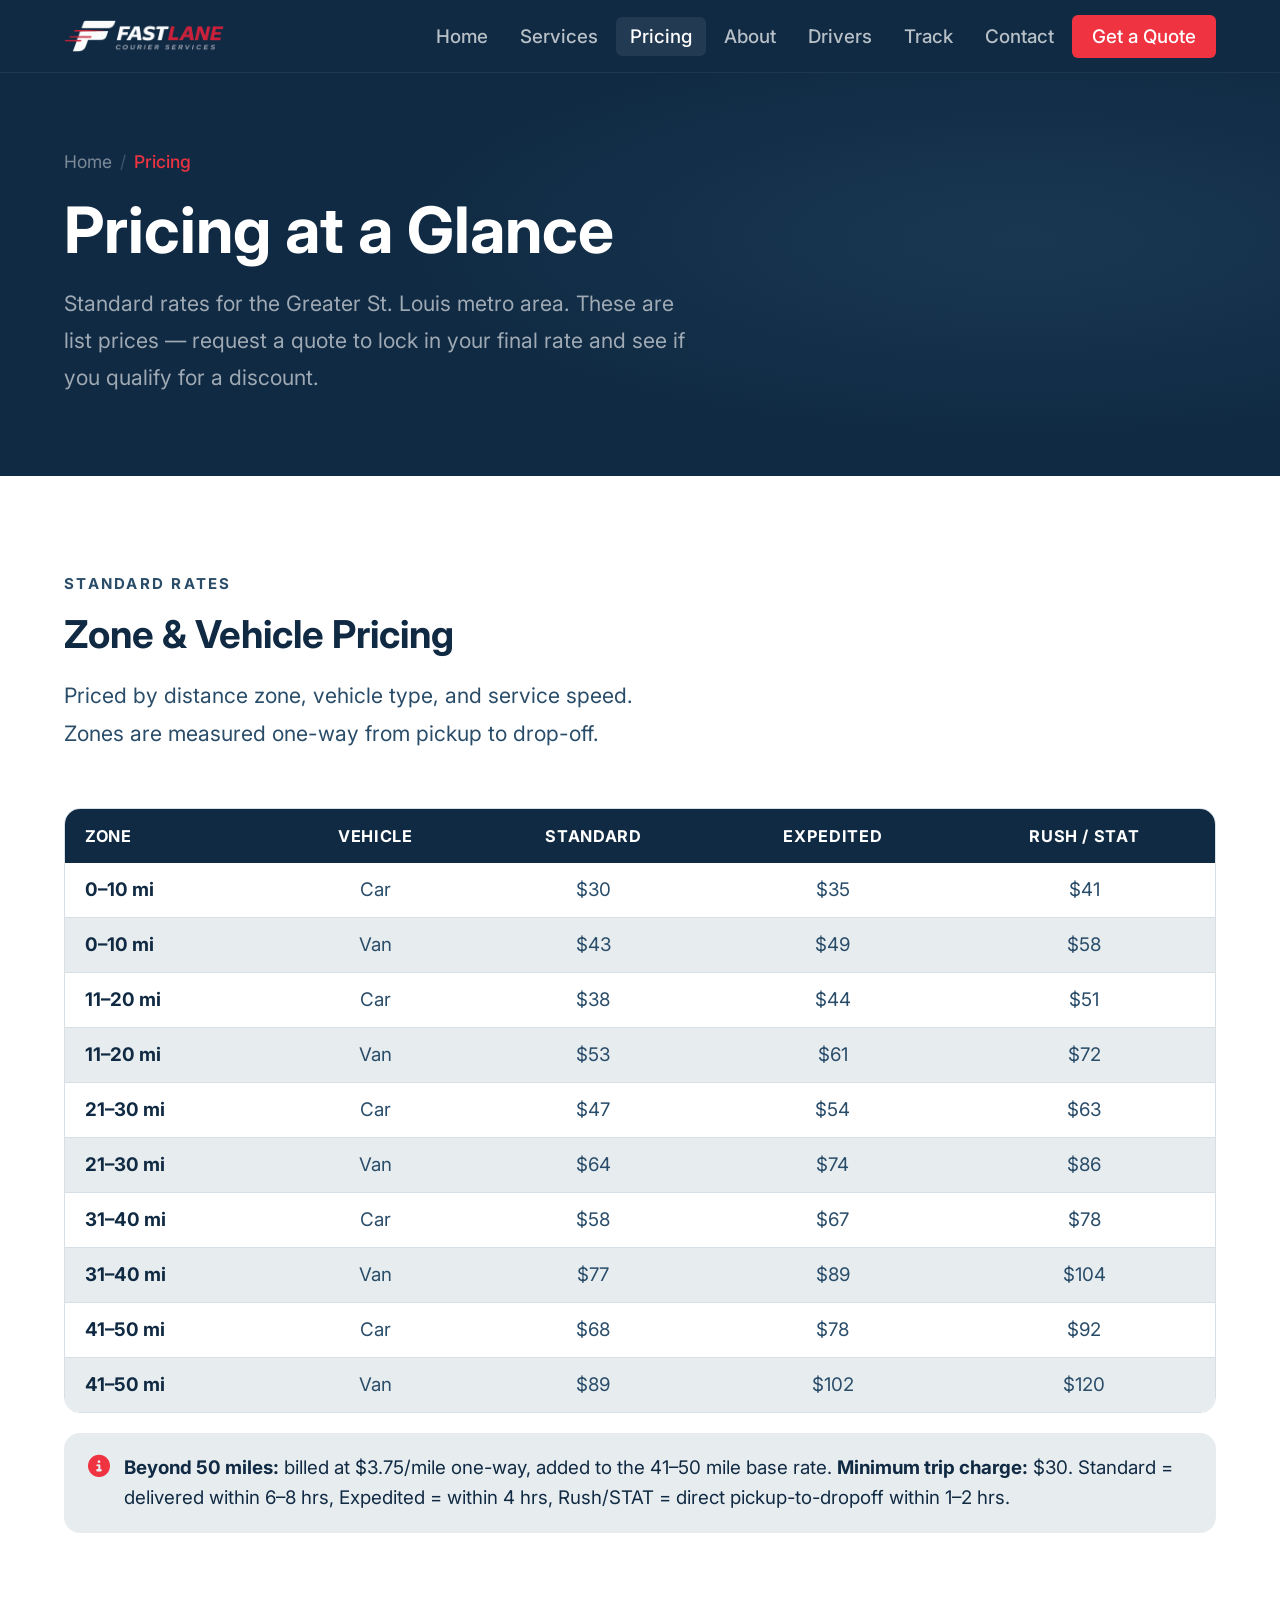
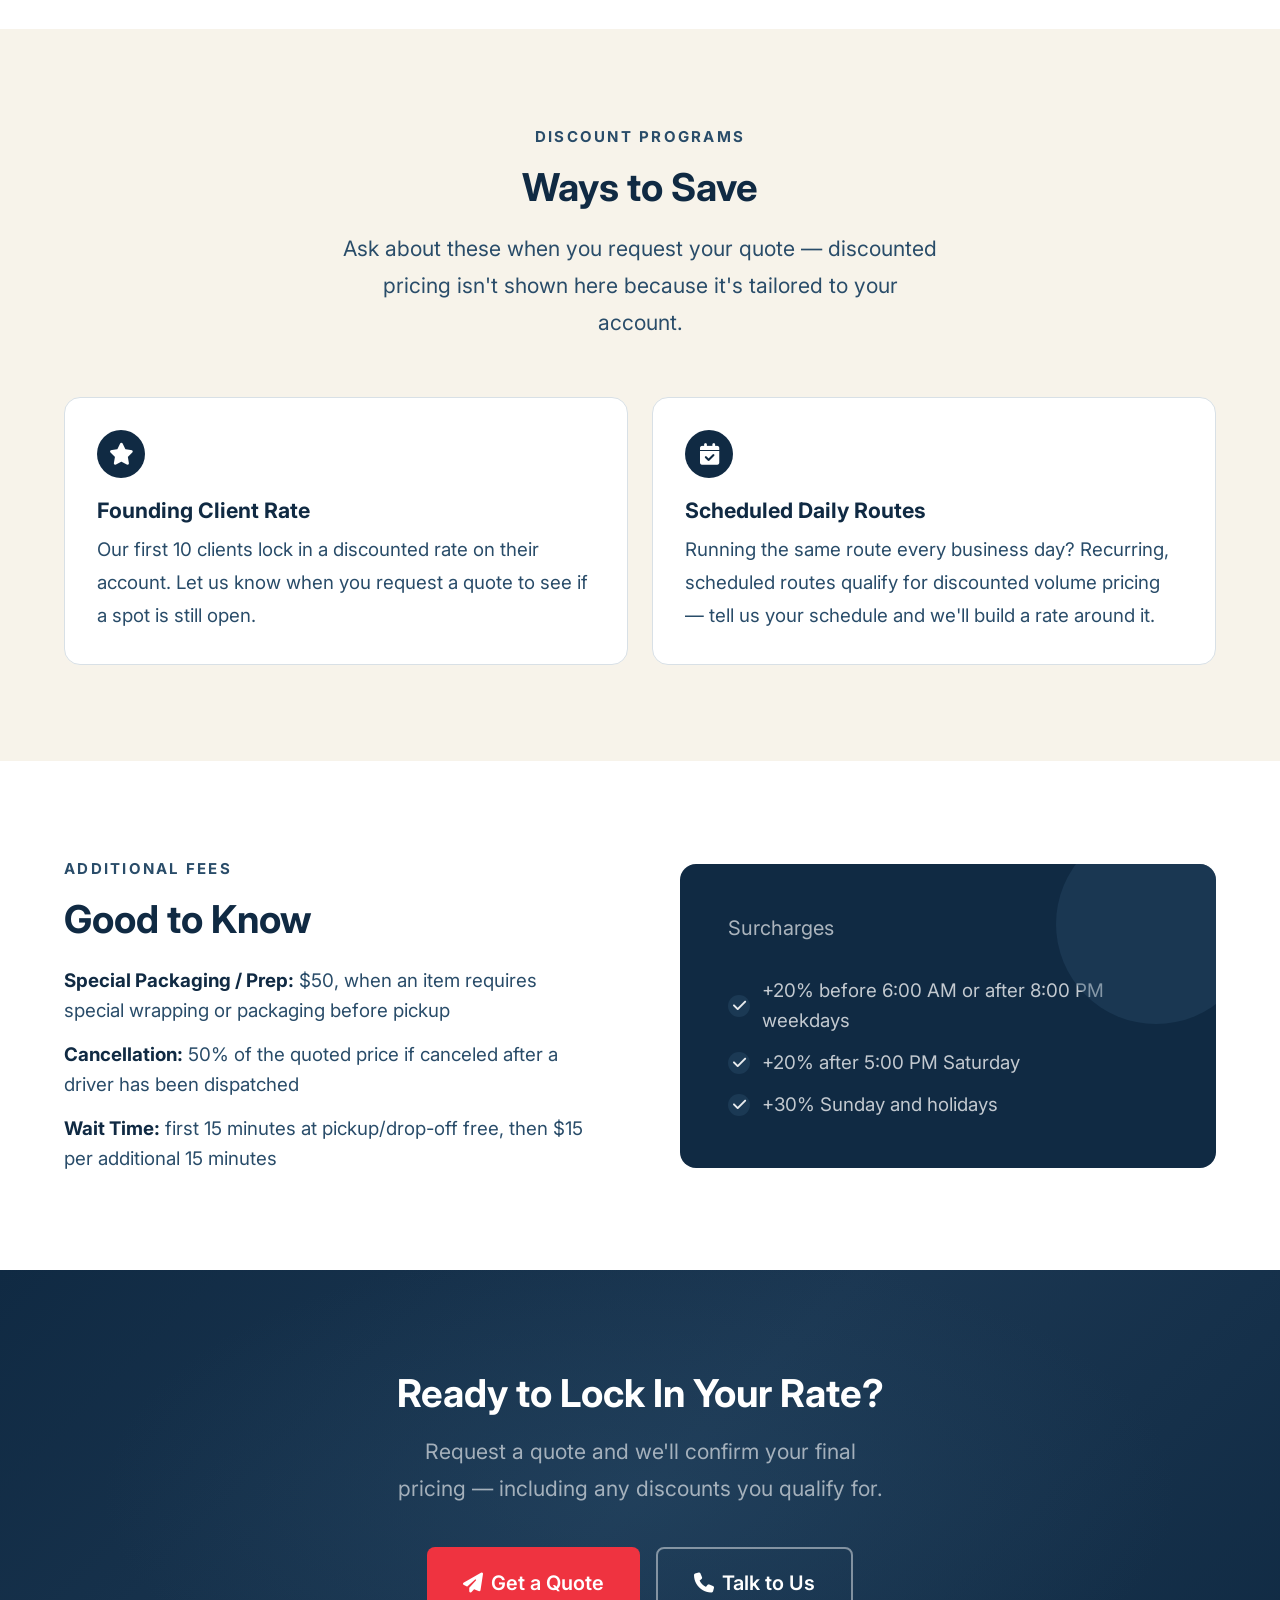
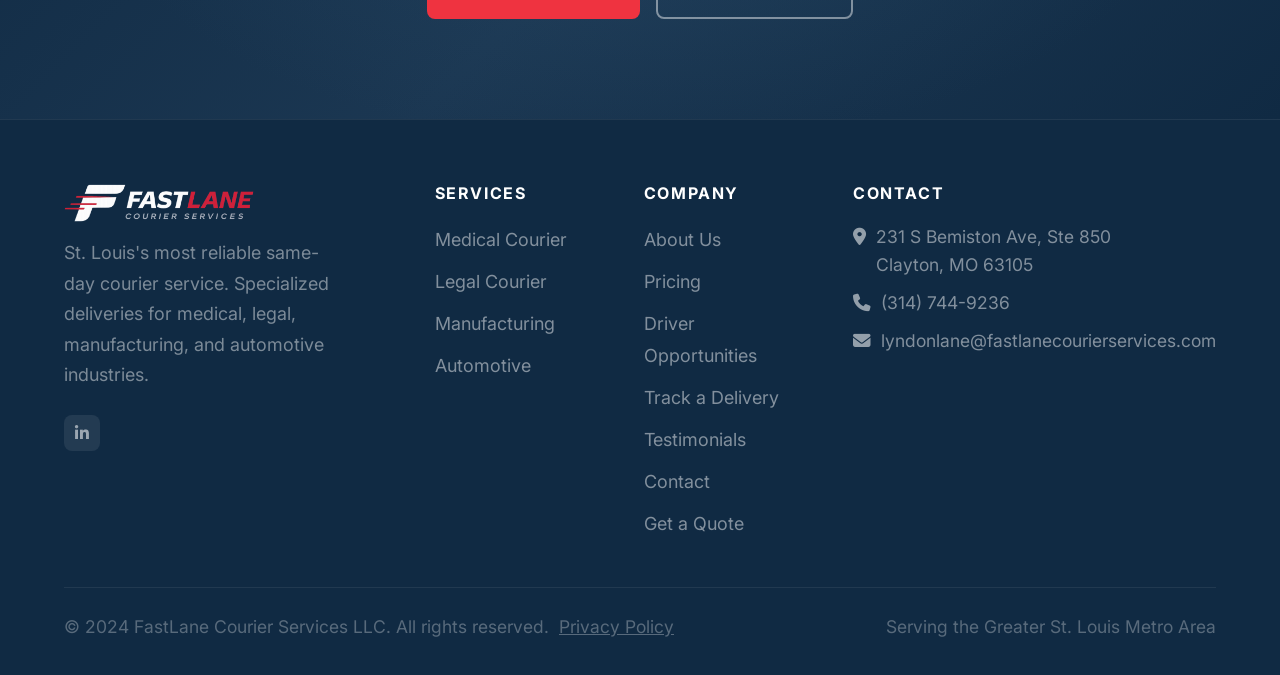
<file: pricing.html>
<!DOCTYPE html>
<html lang="en">
<head>
  <meta charset="UTF-8" />
  <meta name="viewport" content="width=device-width, initial-scale=1.0" />
  <title>Pricing | FastLane Courier Services</title>
  <meta name="description" content="See FastLane Courier Services' standard delivery rates at a glance, plus discount programs for founding clients and scheduled daily routes. Request a quote for your final rate." />
  <link rel="canonical" href="https://fastlanecourierservices.com/pricing.html" />
  <link rel="icon" href="favicon.ico" sizes="any" />
  <link rel="icon" href="assets/favicon-192.png" type="image/png" sizes="192x192" />
  <link rel="apple-touch-icon" href="assets/apple-touch-icon.png" />
  <meta property="og:type" content="website" />
  <meta property="og:site_name" content="FastLane Courier Services" />
  <meta property="og:title" content="Pricing | FastLane Courier Services" />
  <meta property="og:description" content="See FastLane Courier Services' standard delivery rates at a glance, plus discount programs for founding clients and scheduled daily routes. Request a quote for your final rate." />
  <meta property="og:url" content="https://fastlanecourierservices.com/pricing.html" />
  <meta property="og:image" content="https://fastlanecourierservices.com/assets/og-image.png" />
  <meta name="twitter:card" content="summary_large_image" />
  <meta name="twitter:title" content="Pricing | FastLane Courier Services" />
  <meta name="twitter:description" content="See FastLane Courier Services' standard delivery rates at a glance, plus discount programs for founding clients and scheduled daily routes. Request a quote for your final rate." />
  <meta name="twitter:image" content="https://fastlanecourierservices.com/assets/og-image.png" />
  <link rel="stylesheet" href="styles.css" />
  <link rel="stylesheet" href="https://cdnjs.cloudflare.com/ajax/libs/font-awesome/6.5.0/css/all.min.css" />
</head>
<body>

<!-- ── Header ── -->
<header id="header">
  <nav class="container">
    <a href="index.html" class="nav-logo">
      <img src="assets/logo-full-white.png" alt="FastLane Courier Services" />
    </a>
    <ul class="nav-links" id="navLinks">
      <li><a href="index.html">Home</a></li>
      <li><a href="services.html">Services</a></li>
      <li><a href="pricing.html" class="active">Pricing</a></li>
      <li><a href="about.html">About</a></li>
      <li><a href="drivers.html">Drivers</a></li>
      <li><a href="track.html">Track</a></li>
      <li><a href="contact.html">Contact</a></li>
      <li><a href="quote.html" class="nav-cta">Get a Quote</a></li>
    </ul>
    <button class="nav-toggle" id="navToggle" aria-label="Toggle menu">
      <span></span><span></span><span></span>
    </button>
  </nav>
</header>

<!-- ── Page Hero ── -->
<section class="page-hero">
  <div class="container">
    <div class="page-hero-inner">
      <div class="breadcrumb">
        <a href="index.html">Home</a>
        <span class="bc-sep">/</span>
        <span class="bc-current">Pricing</span>
      </div>
      <h1>Pricing at a Glance</h1>
      <p>Standard rates for the Greater St. Louis metro area. These are list prices — request a quote to lock in your final rate and see if you qualify for a discount.</p>
    </div>
  </div>
</section>

<!-- ── Rate Table ── -->
<section>
  <div class="container">
    <div class="section-header">
      <span class="section-label">Standard Rates</span>
      <h2 class="section-title">Zone &amp; Vehicle Pricing</h2>
      <p class="section-subtitle">Priced by distance zone, vehicle type, and service speed. Zones are measured one-way from pickup to drop-off.</p>
    </div>

    <div class="rate-table-wrap">
      <table class="rate-table">
        <thead>
          <tr>
            <th>Zone</th>
            <th>Vehicle</th>
            <th>Standard</th>
            <th>Expedited</th>
            <th>Rush / STAT</th>
          </tr>
        </thead>
        <tbody>
          <tr><td>0&ndash;10 mi</td><td>Car</td><td>$30</td><td>$35</td><td>$41</td></tr>
          <tr><td>0&ndash;10 mi</td><td>Van</td><td>$43</td><td>$49</td><td>$58</td></tr>
          <tr><td>11&ndash;20 mi</td><td>Car</td><td>$38</td><td>$44</td><td>$51</td></tr>
          <tr><td>11&ndash;20 mi</td><td>Van</td><td>$53</td><td>$61</td><td>$72</td></tr>
          <tr><td>21&ndash;30 mi</td><td>Car</td><td>$47</td><td>$54</td><td>$63</td></tr>
          <tr><td>21&ndash;30 mi</td><td>Van</td><td>$64</td><td>$74</td><td>$86</td></tr>
          <tr><td>31&ndash;40 mi</td><td>Car</td><td>$58</td><td>$67</td><td>$78</td></tr>
          <tr><td>31&ndash;40 mi</td><td>Van</td><td>$77</td><td>$89</td><td>$104</td></tr>
          <tr><td>41&ndash;50 mi</td><td>Car</td><td>$68</td><td>$78</td><td>$92</td></tr>
          <tr><td>41&ndash;50 mi</td><td>Van</td><td>$89</td><td>$102</td><td>$120</td></tr>
        </tbody>
      </table>
    </div>

    <div class="pricing-note">
      <i class="fa-solid fa-circle-info"></i>
      <div>
        <strong>Beyond 50 miles:</strong> billed at $3.75/mile one-way, added to the 41&ndash;50 mile base rate. <strong>Minimum trip charge:</strong> $30. Standard = delivered within 6&ndash;8 hrs, Expedited = within 4 hrs, Rush/STAT = direct pickup-to-dropoff within 1&ndash;2 hrs.
      </div>
    </div>
  </div>
</section>

<!-- ── Discount Programs ── -->
<section style="background: var(--off-white);">
  <div class="container">
    <div class="section-header centered">
      <span class="section-label">Discount Programs</span>
      <h2 class="section-title">Ways to Save</h2>
      <p class="section-subtitle">Ask about these when you request your quote &mdash; discounted pricing isn't shown here because it's tailored to your account.</p>
    </div>
    <div class="discount-grid">
      <div class="discount-card">
        <div class="discount-card-icon"><i class="fa-solid fa-star"></i></div>
        <h3>Founding Client Rate</h3>
        <p>Our first 10 clients lock in a discounted rate on their account. Let us know when you request a quote to see if a spot is still open.</p>
      </div>
      <div class="discount-card">
        <div class="discount-card-icon"><i class="fa-solid fa-calendar-check"></i></div>
        <h3>Scheduled Daily Routes</h3>
        <p>Running the same route every business day? Recurring, scheduled routes qualify for discounted volume pricing &mdash; tell us your schedule and we'll build a rate around it.</p>
      </div>
    </div>
  </div>
</section>

<!-- ── Fees & Surcharges ── -->
<section>
  <div class="container">
    <div class="about-intro-grid">
      <div>
        <span class="section-label">Additional Fees</span>
        <h2 class="section-title">Good to Know</h2>
        <ul class="fee-list" style="margin-top: 24px;">
          <li><strong>Special Packaging / Prep:</strong> $50, when an item requires special wrapping or packaging before pickup</li>
          <li><strong>Cancellation:</strong> 50% of the quoted price if canceled after a driver has been dispatched</li>
          <li><strong>Wait Time:</strong> first 15 minutes at pickup/drop-off free, then $15 per additional 15 minutes</li>
        </ul>
      </div>
      <div>
        <div class="why-card">
          <div class="why-big-lbl" style="margin-top:0;">Surcharges</div>
          <ul class="check-list">
            <li><span class="check"><i class="fa-solid fa-check"></i></span> +20% before 6:00 AM or after 8:00 PM weekdays</li>
            <li><span class="check"><i class="fa-solid fa-check"></i></span> +20% after 5:00 PM Saturday</li>
            <li><span class="check"><i class="fa-solid fa-check"></i></span> +30% Sunday and holidays</li>
          </ul>
        </div>
      </div>
    </div>
  </div>
</section>

<!-- ── CTA Banner ── -->
<section class="cta-banner">
  <div class="container">
    <h2>Ready to Lock In Your Rate?</h2>
    <p>Request a quote and we'll confirm your final pricing &mdash; including any discounts you qualify for.</p>
    <div class="cta-actions">
      <a href="quote.html" class="btn btn-primary btn-lg">
        <i class="fa-solid fa-paper-plane"></i> Get a Quote
      </a>
      <a href="contact.html" class="btn btn-secondary btn-lg">
        <i class="fa-solid fa-phone"></i> Talk to Us
      </a>
    </div>
  </div>
</section>

<!-- ── Footer ── -->
<footer>
  <div class="container">
    <div class="footer-grid">
      <div class="footer-brand">
        <a href="index.html" class="nav-logo">
      <img src="assets/logo-full-white.png" alt="FastLane Courier Services" />
    </a>
        <p>St. Louis's most reliable same-day courier service. Specialized deliveries for medical, legal, manufacturing, and automotive industries.</p>
        <div class="footer-social">
          <a href="https://www.linkedin.com/in/fastlane-courier-services-0b558b3ab/" class="social-btn" target="_blank" rel="noopener noreferrer" aria-label="FastLane Courier Services on LinkedIn"><i class="fa-brands fa-linkedin-in"></i></a>
        </div>
      </div>
      <div class="footer-col">
        <h4>Services</h4>
        <ul>
          <li><a href="services.html#medical">Medical Courier</a></li>
          <li><a href="services.html#legal">Legal Courier</a></li>
          <li><a href="services.html#manufacturing">Manufacturing</a></li>
          <li><a href="services.html#automotive">Automotive</a></li>
        </ul>
      </div>
      <div class="footer-col">
        <h4>Company</h4>
        <ul>
          <li><a href="about.html">About Us</a></li>
          <li><a href="pricing.html">Pricing</a></li>
          <li><a href="drivers.html">Driver Opportunities</a></li>
          <li><a href="track.html">Track a Delivery</a></li>
          <li><a href="testimonials.html">Testimonials</a></li>
          <li><a href="contact.html">Contact</a></li>
          <li><a href="quote.html">Get a Quote</a></li>
        </ul>
      </div>
      <div class="footer-col">
        <h4>Contact</h4>
        <div class="footer-contact-row"><span class="icon"><i class="fa-solid fa-location-dot"></i></span><span>231 S Bemiston Ave, Ste 850<br>Clayton, MO 63105</span></div>
        <div class="footer-contact-row"><span class="icon"><i class="fa-solid fa-phone"></i></span><span>(314) 744-9236</span></div>
        <div class="footer-contact-row"><span class="icon"><i class="fa-solid fa-envelope"></i></span><span>lyndonlane@fastlanecourierservices.com</span></div>
      </div>
    </div>
    <div class="footer-bottom">
      <p>&copy; 2024 FastLane Courier Services LLC. All rights reserved. &nbsp;<a href="privacy.html" style="color: rgba(255,255,255,0.3); text-decoration: underline;">Privacy Policy</a></p>
      <p>Serving the Greater St. Louis Metro Area</p>
    </div>
  </div>
</footer>

<script>
  window.addEventListener('scroll', () => {
    document.getElementById('header').classList.toggle('scrolled', window.scrollY > 20);
  });
  document.getElementById('navToggle').addEventListener('click', () => {
    document.getElementById('navLinks').classList.toggle('open');
  });
</script>
</body>
</html>
</file>
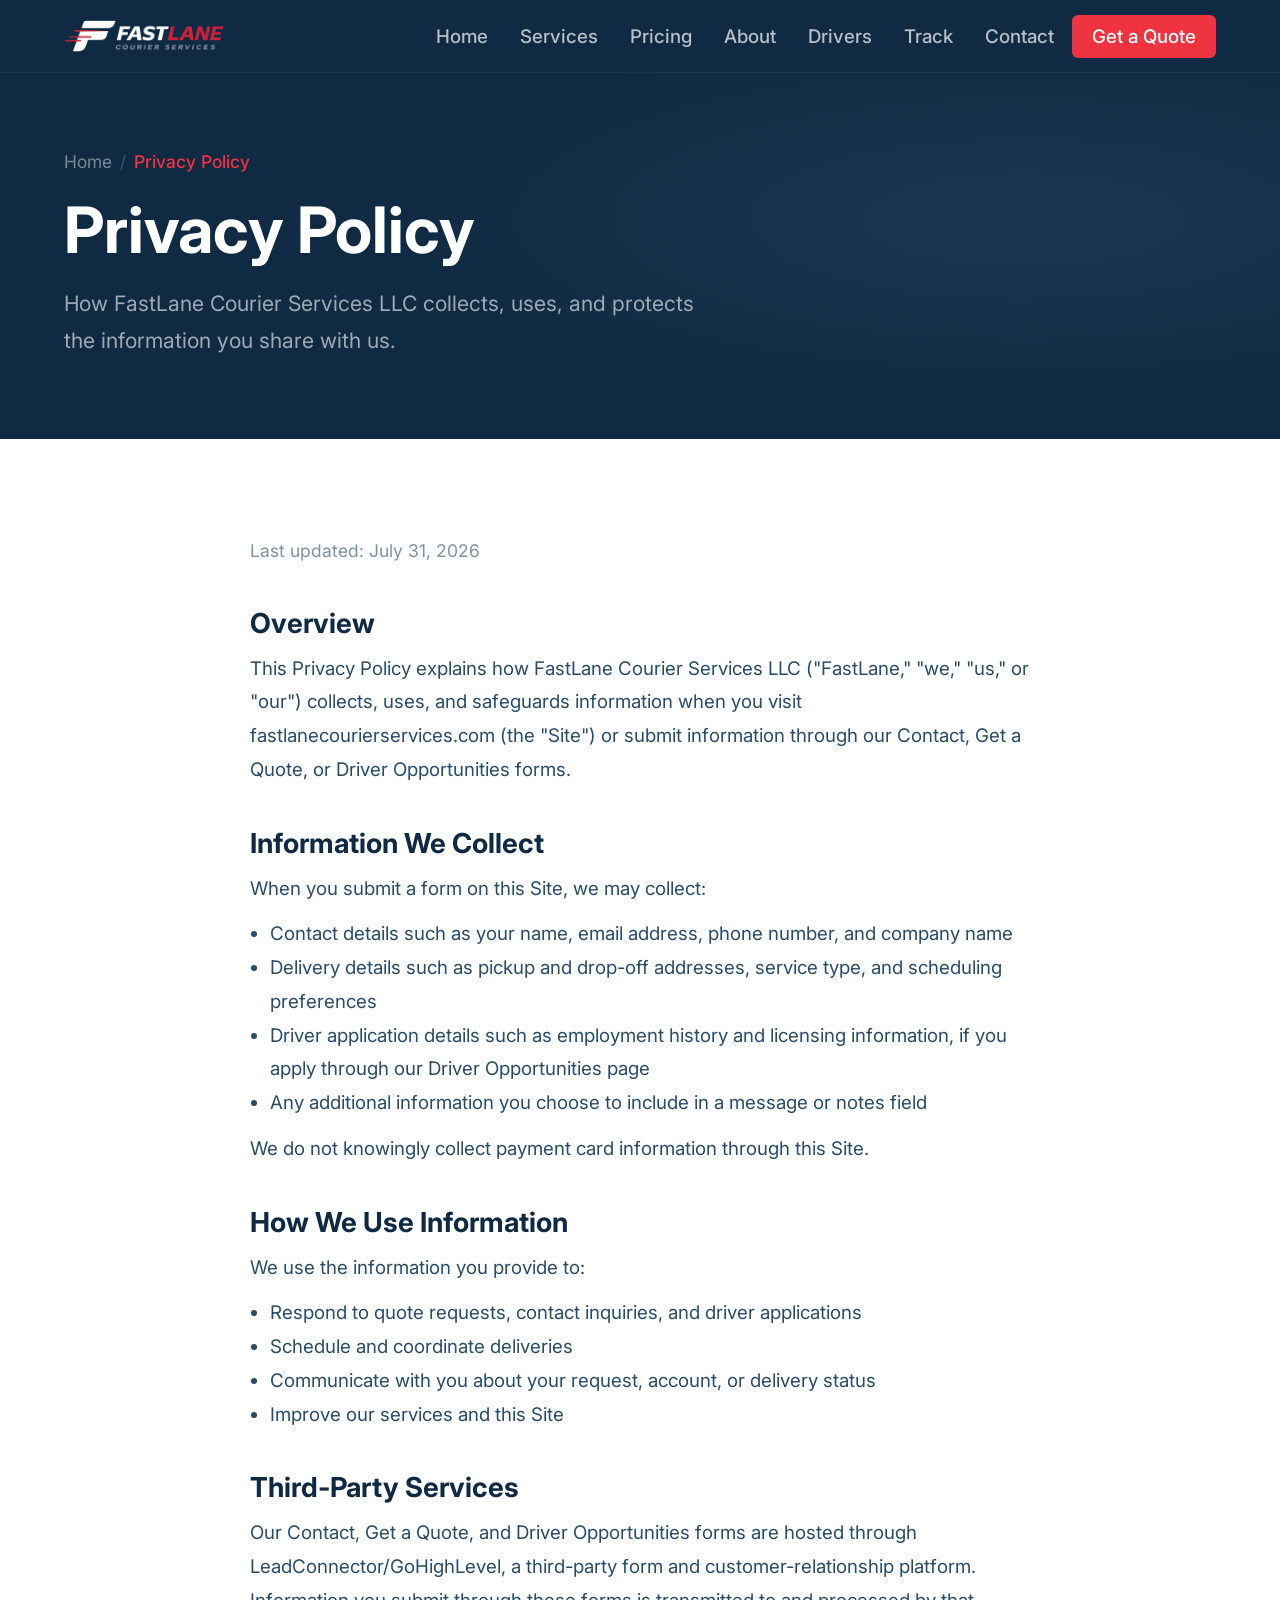
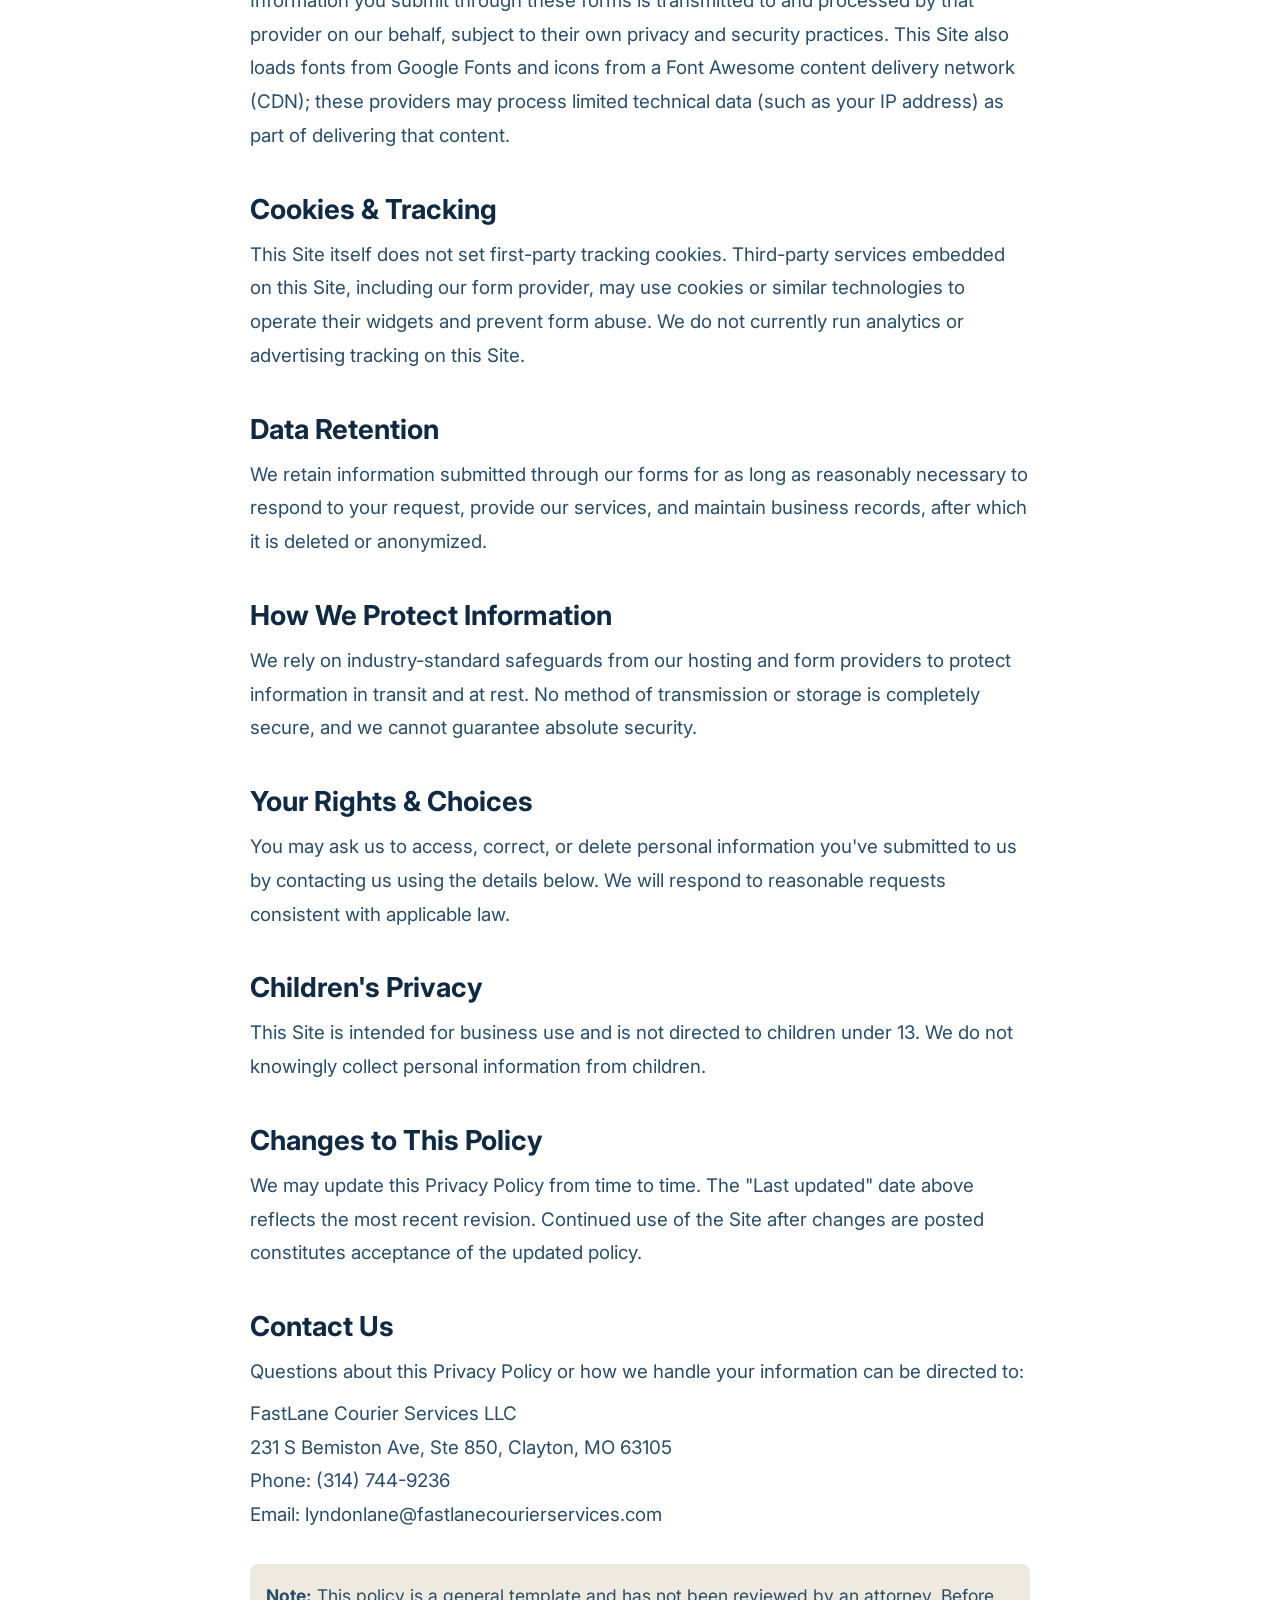
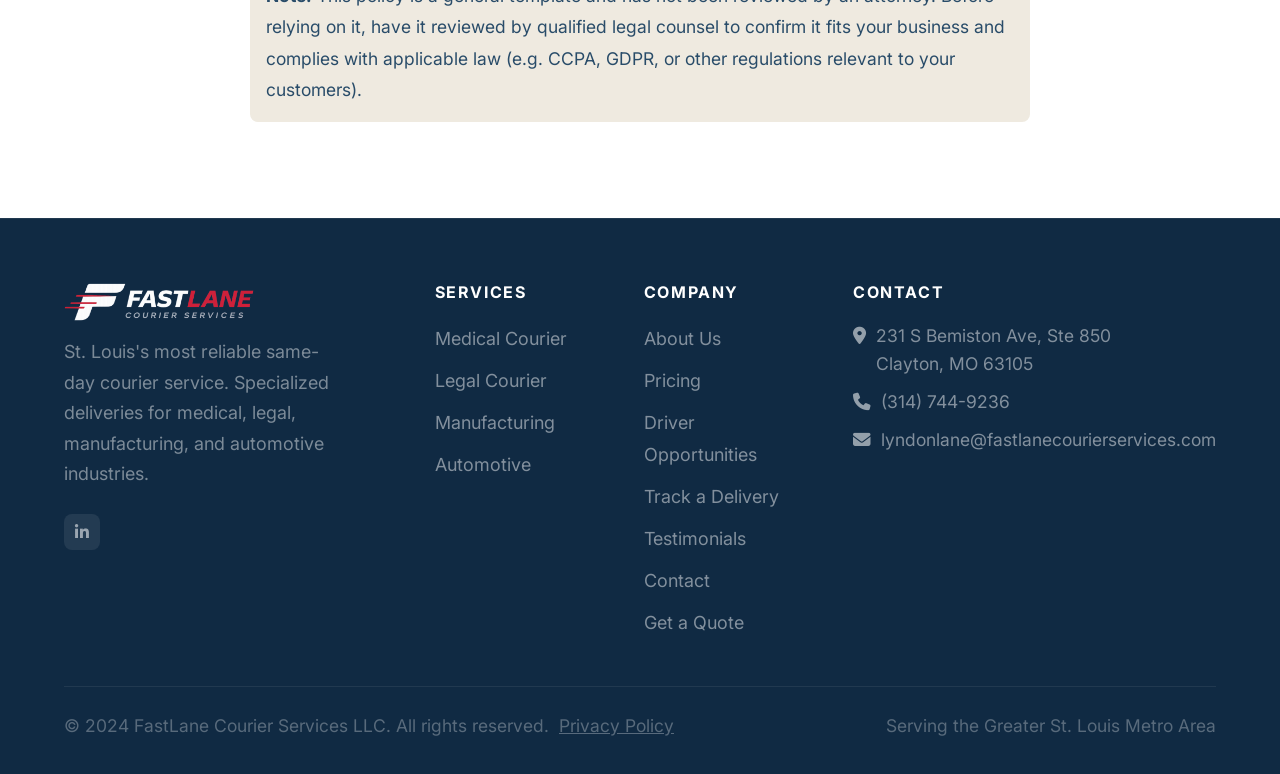
<file: privacy.html>
<!DOCTYPE html>
<html lang="en">
<head>
  <meta charset="UTF-8" />
  <meta name="viewport" content="width=device-width, initial-scale=1.0" />
  <title>Privacy Policy | FastLane Courier Services</title>
  <meta name="description" content="How FastLane Courier Services LLC collects, uses, and protects information submitted through this website." />
  <link rel="canonical" href="https://fastlanecourierservices.com/privacy.html" />
  <link rel="icon" href="favicon.ico" sizes="any" />
  <link rel="icon" href="assets/favicon-192.png" type="image/png" sizes="192x192" />
  <link rel="apple-touch-icon" href="assets/apple-touch-icon.png" />
  <meta property="og:type" content="website" />
  <meta property="og:site_name" content="FastLane Courier Services" />
  <meta property="og:title" content="Privacy Policy | FastLane Courier Services" />
  <meta property="og:description" content="How FastLane Courier Services LLC collects, uses, and protects information submitted through this website." />
  <meta property="og:url" content="https://fastlanecourierservices.com/privacy.html" />
  <meta property="og:image" content="https://fastlanecourierservices.com/assets/og-image.png" />
  <meta name="twitter:card" content="summary_large_image" />
  <meta name="twitter:title" content="Privacy Policy | FastLane Courier Services" />
  <meta name="twitter:description" content="How FastLane Courier Services LLC collects, uses, and protects information submitted through this website." />
  <meta name="twitter:image" content="https://fastlanecourierservices.com/assets/og-image.png" />
  <link rel="stylesheet" href="styles.css" />
  <link rel="stylesheet" href="https://cdnjs.cloudflare.com/ajax/libs/font-awesome/6.5.0/css/all.min.css" />
  <style>
    .legal-content { max-width: 780px; margin: 0 auto; }
    .legal-content h2 { font-size: 1.375rem; margin-top: 40px; margin-bottom: 12px; }
    .legal-content h2:first-child { margin-top: 0; }
    .legal-content p, .legal-content li { color: var(--gray-600); font-size: 0.9375rem; line-height: 1.8; }
    .legal-content ul { margin: 12px 0 12px 20px; list-style: disc; }
    .legal-content .legal-updated { color: var(--gray-400); font-size: 0.875rem; margin-bottom: 32px; }
  </style>
</head>
<body>

<!-- ── Header ── -->
<header id="header">
  <nav class="container">
    <a href="index.html" class="nav-logo">
      <img src="assets/logo-full-white.png" alt="FastLane Courier Services" />
    </a>
    <ul class="nav-links" id="navLinks">
      <li><a href="index.html">Home</a></li>
      <li><a href="services.html">Services</a></li>
      <li><a href="pricing.html">Pricing</a></li>
      <li><a href="about.html">About</a></li>
      <li><a href="drivers.html">Drivers</a></li>
      <li><a href="track.html">Track</a></li>
      <li><a href="contact.html">Contact</a></li>
      <li><a href="quote.html" class="nav-cta">Get a Quote</a></li>
    </ul>
    <button class="nav-toggle" id="navToggle" aria-label="Toggle menu">
      <span></span><span></span><span></span>
    </button>
  </nav>
</header>

<!-- ── Page Hero ── -->
<section class="page-hero">
  <div class="container">
    <div class="page-hero-inner">
      <div class="breadcrumb">
        <a href="index.html">Home</a>
        <span class="bc-sep">/</span>
        <span class="bc-current">Privacy Policy</span>
      </div>
      <h1>Privacy Policy</h1>
      <p>How FastLane Courier Services LLC collects, uses, and protects the information you share with us.</p>
    </div>
  </div>
</section>

<!-- ── Policy Content ── -->
<section>
  <div class="container">
    <div class="legal-content">
      <p class="legal-updated">Last updated: July 31, 2026</p>

      <h2>Overview</h2>
      <p>This Privacy Policy explains how FastLane Courier Services LLC ("FastLane," "we," "us," or "our") collects, uses, and safeguards information when you visit fastlanecourierservices.com (the "Site") or submit information through our Contact, Get a Quote, or Driver Opportunities forms.</p>

      <h2>Information We Collect</h2>
      <p>When you submit a form on this Site, we may collect:</p>
      <ul>
        <li>Contact details such as your name, email address, phone number, and company name</li>
        <li>Delivery details such as pickup and drop-off addresses, service type, and scheduling preferences</li>
        <li>Driver application details such as employment history and licensing information, if you apply through our Driver Opportunities page</li>
        <li>Any additional information you choose to include in a message or notes field</li>
      </ul>
      <p>We do not knowingly collect payment card information through this Site.</p>

      <h2>How We Use Information</h2>
      <p>We use the information you provide to:</p>
      <ul>
        <li>Respond to quote requests, contact inquiries, and driver applications</li>
        <li>Schedule and coordinate deliveries</li>
        <li>Communicate with you about your request, account, or delivery status</li>
        <li>Improve our services and this Site</li>
      </ul>

      <h2>Third-Party Services</h2>
      <p>Our Contact, Get a Quote, and Driver Opportunities forms are hosted through LeadConnector/GoHighLevel, a third-party form and customer-relationship platform. Information you submit through these forms is transmitted to and processed by that provider on our behalf, subject to their own privacy and security practices. This Site also loads fonts from Google Fonts and icons from a Font Awesome content delivery network (CDN); these providers may process limited technical data (such as your IP address) as part of delivering that content.</p>

      <h2>Cookies &amp; Tracking</h2>
      <p>This Site itself does not set first-party tracking cookies. Third-party services embedded on this Site, including our form provider, may use cookies or similar technologies to operate their widgets and prevent form abuse. We do not currently run analytics or advertising tracking on this Site.</p>

      <h2>Data Retention</h2>
      <p>We retain information submitted through our forms for as long as reasonably necessary to respond to your request, provide our services, and maintain business records, after which it is deleted or anonymized.</p>

      <h2>How We Protect Information</h2>
      <p>We rely on industry-standard safeguards from our hosting and form providers to protect information in transit and at rest. No method of transmission or storage is completely secure, and we cannot guarantee absolute security.</p>

      <h2>Your Rights &amp; Choices</h2>
      <p>You may ask us to access, correct, or delete personal information you've submitted to us by contacting us using the details below. We will respond to reasonable requests consistent with applicable law.</p>

      <h2>Children's Privacy</h2>
      <p>This Site is intended for business use and is not directed to children under 13. We do not knowingly collect personal information from children.</p>

      <h2>Changes to This Policy</h2>
      <p>We may update this Privacy Policy from time to time. The "Last updated" date above reflects the most recent revision. Continued use of the Site after changes are posted constitutes acceptance of the updated policy.</p>

      <h2>Contact Us</h2>
      <p>Questions about this Privacy Policy or how we handle your information can be directed to:</p>
      <p style="margin-top: 8px;">
        FastLane Courier Services LLC<br>
        231 S Bemiston Ave, Ste 850, Clayton, MO 63105<br>
        Phone: (314) 744-9236<br>
        Email: lyndonlane@fastlanecourierservices.com
      </p>

      <p style="margin-top: 32px; padding: 16px; background: var(--gray-100); border-radius: var(--radius); font-size: 0.875rem;">
        <strong>Note:</strong> This policy is a general template and has not been reviewed by an attorney. Before relying on it, have it reviewed by qualified legal counsel to confirm it fits your business and complies with applicable law (e.g. CCPA, GDPR, or other regulations relevant to your customers).
      </p>
    </div>
  </div>
</section>

<!-- ── Footer ── -->
<footer>
  <div class="container">
    <div class="footer-grid">
      <div class="footer-brand">
        <a href="index.html" class="nav-logo">
      <img src="assets/logo-full-white.png" alt="FastLane Courier Services" />
    </a>
        <p>St. Louis's most reliable same-day courier service. Specialized deliveries for medical, legal, manufacturing, and automotive industries.</p>
        <div class="footer-social">
          <a href="https://www.linkedin.com/in/fastlane-courier-services-0b558b3ab/" class="social-btn" target="_blank" rel="noopener noreferrer" aria-label="FastLane Courier Services on LinkedIn"><i class="fa-brands fa-linkedin-in"></i></a>
        </div>
      </div>
      <div class="footer-col">
        <h4>Services</h4>
        <ul>
          <li><a href="services.html#medical">Medical Courier</a></li>
          <li><a href="services.html#legal">Legal Courier</a></li>
          <li><a href="services.html#manufacturing">Manufacturing</a></li>
          <li><a href="services.html#automotive">Automotive</a></li>
        </ul>
      </div>
      <div class="footer-col">
        <h4>Company</h4>
        <ul>
          <li><a href="about.html">About Us</a></li>
          <li><a href="pricing.html">Pricing</a></li>
          <li><a href="drivers.html">Driver Opportunities</a></li>
          <li><a href="track.html">Track a Delivery</a></li>
          <li><a href="testimonials.html">Testimonials</a></li>
          <li><a href="contact.html">Contact</a></li>
          <li><a href="quote.html">Get a Quote</a></li>
        </ul>
      </div>
      <div class="footer-col">
        <h4>Contact</h4>
        <div class="footer-contact-row"><span class="icon"><i class="fa-solid fa-location-dot"></i></span><span>231 S Bemiston Ave, Ste 850<br>Clayton, MO 63105</span></div>
        <div class="footer-contact-row"><span class="icon"><i class="fa-solid fa-phone"></i></span><span>(314) 744-9236</span></div>
        <div class="footer-contact-row"><span class="icon"><i class="fa-solid fa-envelope"></i></span><span>lyndonlane@fastlanecourierservices.com</span></div>
      </div>
    </div>
    <div class="footer-bottom">
      <p>&copy; 2024 FastLane Courier Services LLC. All rights reserved. &nbsp;<a href="privacy.html" style="color: rgba(255,255,255,0.3); text-decoration: underline;">Privacy Policy</a></p>
      <p>Serving the Greater St. Louis Metro Area</p>
    </div>
  </div>
</footer>

<script>
  window.addEventListener('scroll', () => {
    document.getElementById('header').classList.toggle('scrolled', window.scrollY > 20);
  });
  document.getElementById('navToggle').addEventListener('click', () => {
    document.getElementById('navLinks').classList.toggle('open');
  });
</script>
</body>
</html>
</file>
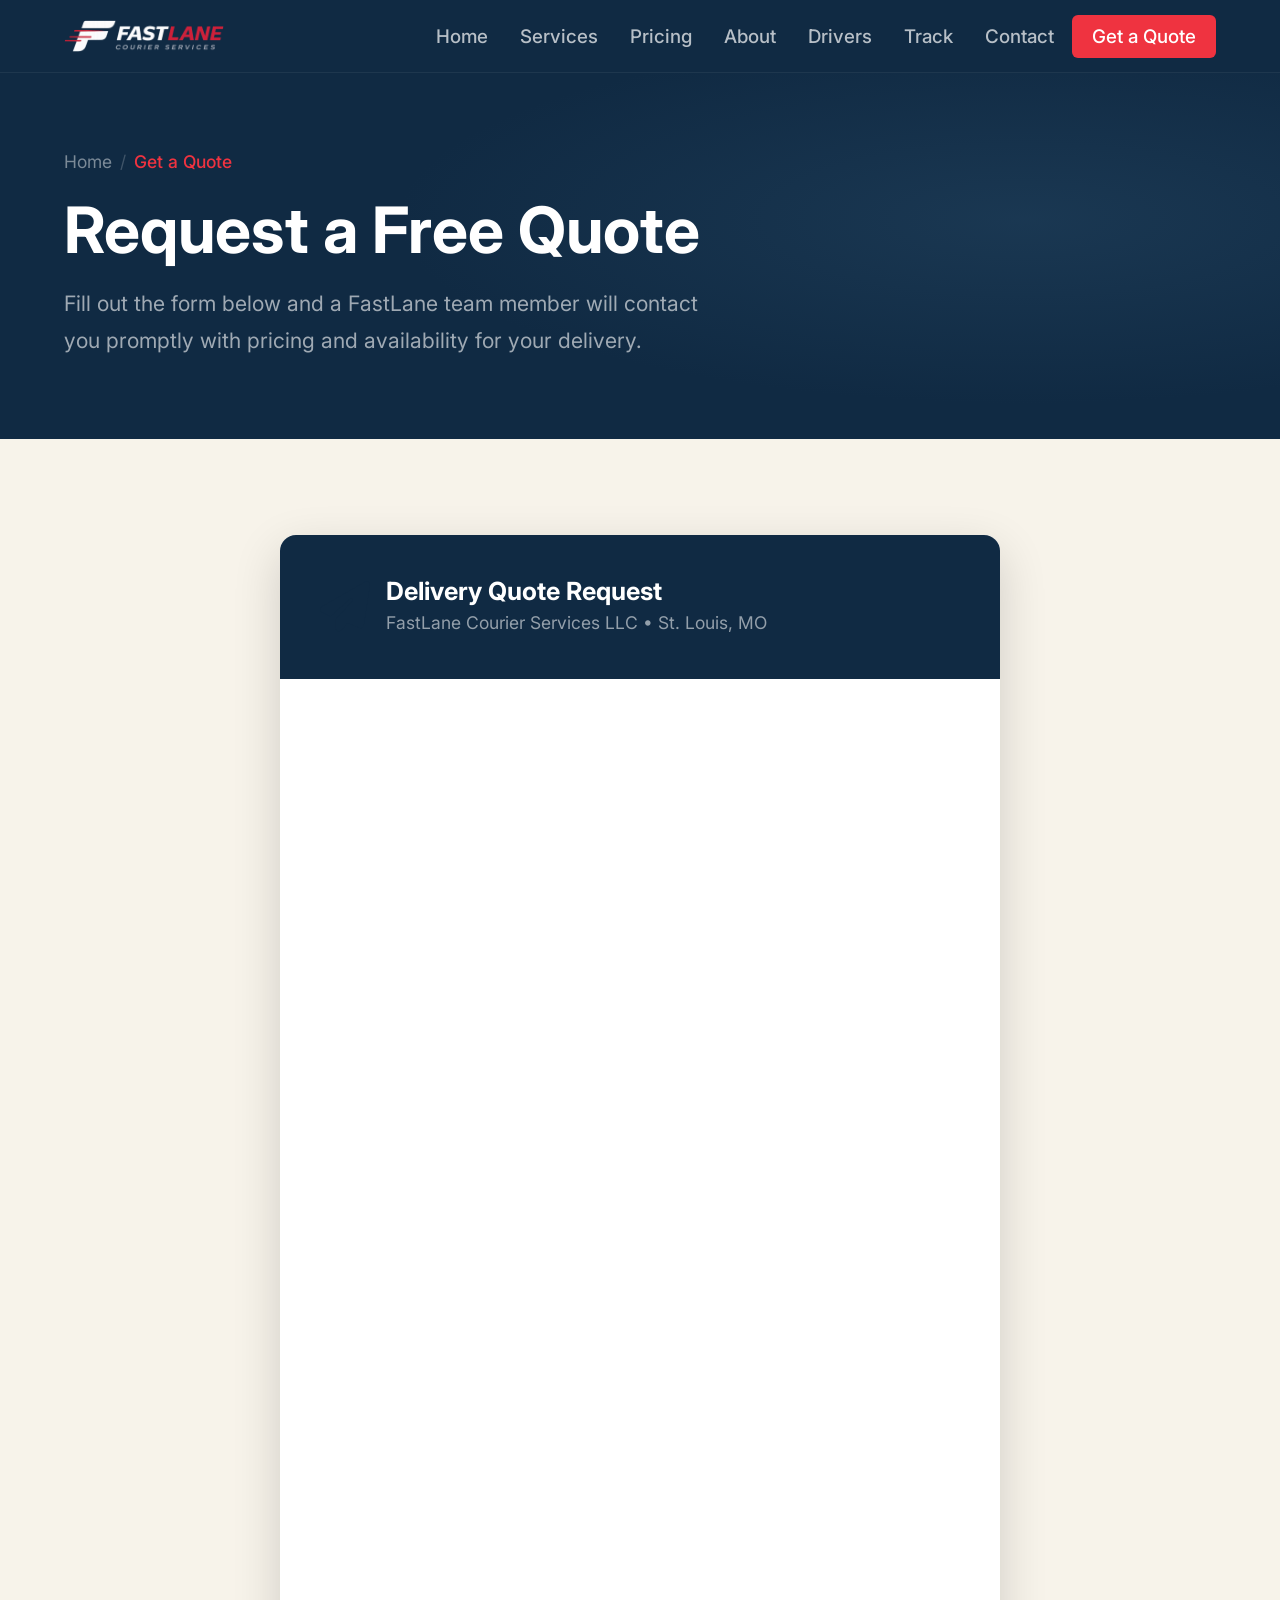
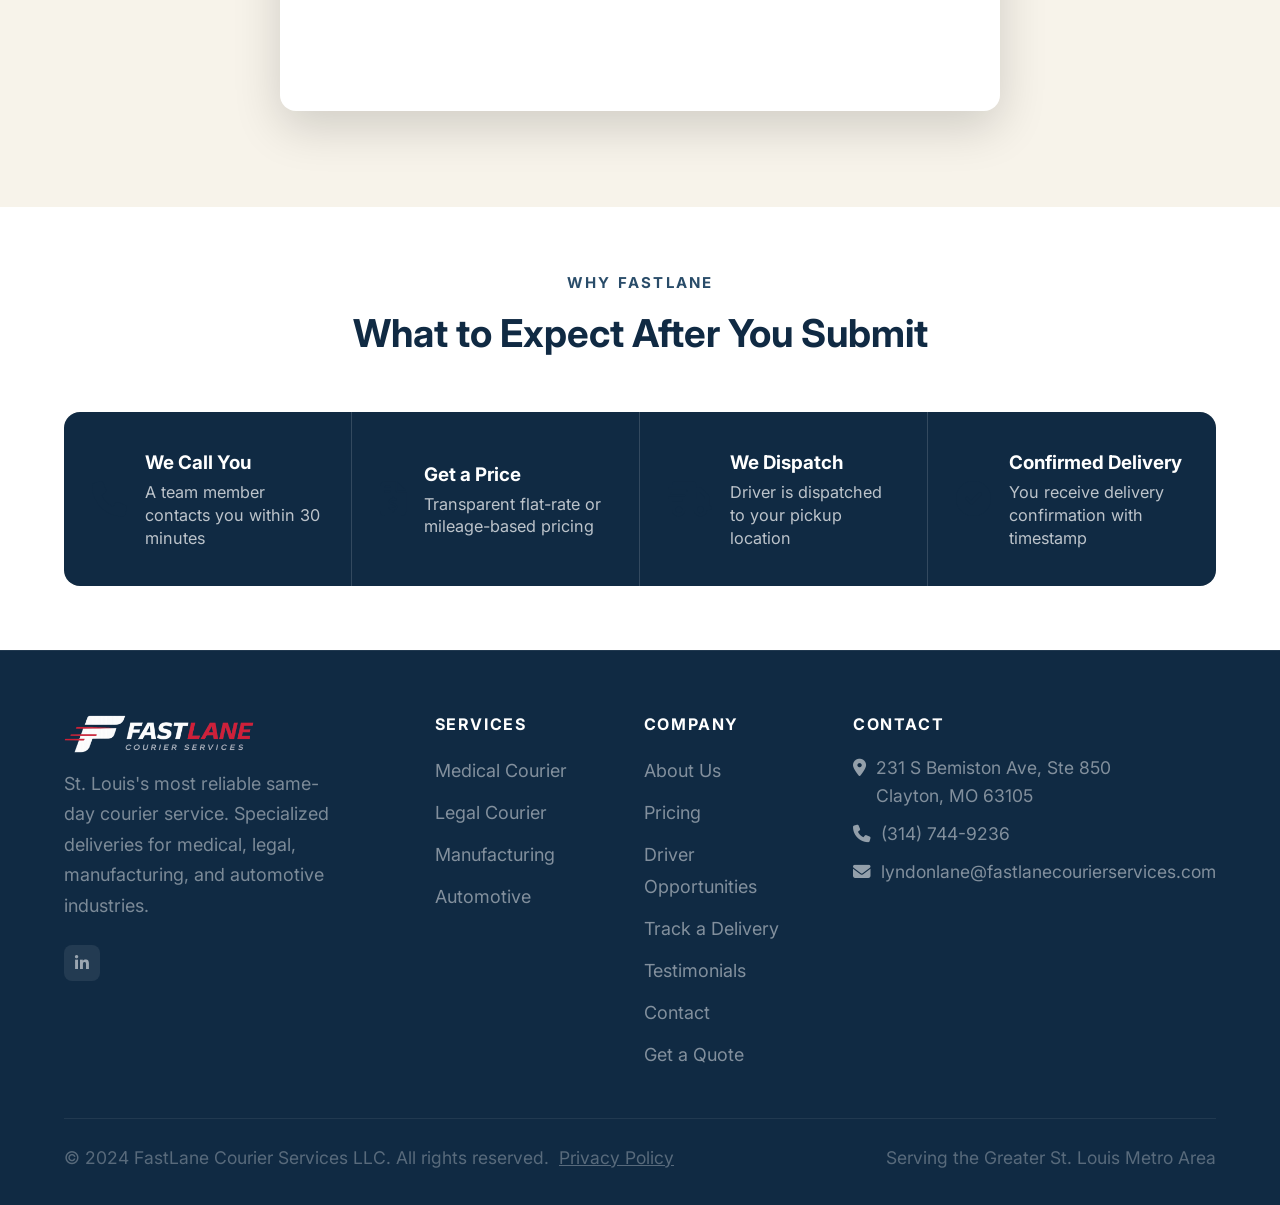
<file: quote.html>
<!DOCTYPE html>
<html lang="en">
<head>
  <meta charset="UTF-8" />
  <meta name="viewport" content="width=device-width, initial-scale=1.0" />
  <title>Get a Quote | FastLane Courier Services</title>
  <meta name="description" content="Request a free same-day courier quote from FastLane Courier Services LLC. Serving the St. Louis metro area and 50-mile radius." />
  <link rel="canonical" href="https://fastlanecourierservices.com/quote.html" />
  <link rel="icon" href="favicon.ico" sizes="any" />
  <link rel="icon" href="assets/favicon-192.png" type="image/png" sizes="192x192" />
  <link rel="apple-touch-icon" href="assets/apple-touch-icon.png" />
  <meta property="og:type" content="website" />
  <meta property="og:site_name" content="FastLane Courier Services" />
  <meta property="og:title" content="Get a Quote | FastLane Courier Services" />
  <meta property="og:description" content="Request a free same-day courier quote from FastLane Courier Services LLC. Serving the St. Louis metro area and 50-mile radius." />
  <meta property="og:url" content="https://fastlanecourierservices.com/quote.html" />
  <meta property="og:image" content="https://fastlanecourierservices.com/assets/og-image.png" />
  <meta name="twitter:card" content="summary_large_image" />
  <meta name="twitter:title" content="Get a Quote | FastLane Courier Services" />
  <meta name="twitter:description" content="Request a free same-day courier quote from FastLane Courier Services LLC. Serving the St. Louis metro area and 50-mile radius." />
  <meta name="twitter:image" content="https://fastlanecourierservices.com/assets/og-image.png" />
  <link rel="stylesheet" href="styles.css" />
  <link rel="stylesheet" href="https://cdnjs.cloudflare.com/ajax/libs/font-awesome/6.5.0/css/all.min.css" />
</head>
<body>

<!-- ── Header ── -->
<header id="header">
  <nav class="container">
    <a href="index.html" class="nav-logo">
      <img src="assets/logo-full-white.png" alt="FastLane Courier Services" />
    </a>
    <ul class="nav-links" id="navLinks">
      <li><a href="index.html">Home</a></li>
      <li><a href="services.html">Services</a></li>
      <li><a href="pricing.html">Pricing</a></li>
      <li><a href="about.html">About</a></li>
      <li><a href="drivers.html">Drivers</a></li>
      <li><a href="track.html">Track</a></li>
      <li><a href="contact.html">Contact</a></li>
      <li><a href="quote.html" class="nav-cta active">Get a Quote</a></li>
    </ul>
    <button class="nav-toggle" id="navToggle" aria-label="Toggle menu">
      <span></span><span></span><span></span>
    </button>
  </nav>
</header>

<!-- ── Page Hero ── -->
<section class="page-hero">
  <div class="container">
    <div class="page-hero-inner">
      <div class="breadcrumb">
        <a href="index.html">Home</a>
        <span class="bc-sep">/</span>
        <span class="bc-current">Get a Quote</span>
      </div>
      <h1>Request a Free Quote</h1>
      <p>Fill out the form below and a FastLane team member will contact you promptly with pricing and availability for your delivery.</p>
    </div>
  </div>
</section>

<!-- ── Quote Form ── -->
<section style="background: var(--off-white);">
  <div class="container">
    <div class="quote-wrapper">
      <div class="quote-card" id="quoteCard">
        <div class="quote-card-head">
          <div class="quote-card-head-icon"><i class="fa-solid fa-paper-plane"></i></div>
          <div>
            <h3>Delivery Quote Request</h3>
            <p>FastLane Courier Services LLC &bull; St. Louis, MO</p>
          </div>
        </div>
        <div class="quote-card-body">
          <div style="width:100%;height:952px;">
            <iframe
                src="https://api.leadconnectorhq.com/widget/form/sN7j6JSIuNJmD8uL3DmG"
                style="width:100%;height:100%;border:none;border-radius:30px"
                id="inline-sN7j6JSIuNJmD8uL3DmG"
                data-layout="{'id':'INLINE'}"
                data-trigger-type="alwaysShow"
                data-trigger-value=""
                data-activation-type="alwaysActivated"
                data-activation-value=""
                data-deactivation-type="neverDeactivate"
                data-deactivation-value=""
                data-form-name="Request a quote"
                data-height="952"
                data-layout-iframe-id="inline-sN7j6JSIuNJmD8uL3DmG"
                data-form-id="sN7j6JSIuNJmD8uL3DmG"
                title="Request a quote"
            ></iframe>
          </div>
        </div>
      </div>

    </div>
  </div>
</section>

<!-- ── Trust Strip ── -->
<section style="padding: 64px 0;">
  <div class="container">
    <div class="section-header centered">
      <span class="section-label">Why FastLane</span>
      <h2 class="section-title">What to Expect After You Submit</h2>
    </div>
    <div class="features-grid" style="background: var(--off-white); border-radius: var(--radius-lg); overflow: hidden;">
      <div class="feature-item" style="background: var(--navy);">
        <div class="feature-icon"><i class="fa-solid fa-phone"></i></div>
        <div>
          <div class="feature-title">We Call You</div>
          <div class="feature-desc">A team member contacts you within 30 minutes</div>
        </div>
      </div>
      <div class="feature-item" style="background: var(--navy);">
        <div class="feature-icon"><i class="fa-solid fa-file-invoice-dollar"></i></div>
        <div>
          <div class="feature-title">Get a Price</div>
          <div class="feature-desc">Transparent flat-rate or mileage-based pricing</div>
        </div>
      </div>
      <div class="feature-item" style="background: var(--navy);">
        <div class="feature-icon"><i class="fa-solid fa-truck-fast"></i></div>
        <div>
          <div class="feature-title">We Dispatch</div>
          <div class="feature-desc">Driver is dispatched to your pickup location</div>
        </div>
      </div>
      <div class="feature-item" style="background: var(--navy);">
        <div class="feature-icon"><i class="fa-solid fa-circle-check"></i></div>
        <div>
          <div class="feature-title">Confirmed Delivery</div>
          <div class="feature-desc">You receive delivery confirmation with timestamp</div>
        </div>
      </div>
    </div>
  </div>
</section>

<!-- ── Footer ── -->
<footer>
  <div class="container">
    <div class="footer-grid">
      <div class="footer-brand">
        <a href="index.html" class="nav-logo">
      <img src="assets/logo-full-white.png" alt="FastLane Courier Services" />
    </a>
        <p>St. Louis's most reliable same-day courier service. Specialized deliveries for medical, legal, manufacturing, and automotive industries.</p>
        <div class="footer-social">
          <a href="https://www.linkedin.com/in/fastlane-courier-services-0b558b3ab/" class="social-btn" target="_blank" rel="noopener noreferrer" aria-label="FastLane Courier Services on LinkedIn"><i class="fa-brands fa-linkedin-in"></i></a>
        </div>
      </div>
      <div class="footer-col">
        <h4>Services</h4>
        <ul>
          <li><a href="services.html#medical">Medical Courier</a></li>
          <li><a href="services.html#legal">Legal Courier</a></li>
          <li><a href="services.html#manufacturing">Manufacturing</a></li>
          <li><a href="services.html#automotive">Automotive</a></li>
        </ul>
      </div>
      <div class="footer-col">
        <h4>Company</h4>
        <ul>
          <li><a href="about.html">About Us</a></li>
          <li><a href="pricing.html">Pricing</a></li>
          <li><a href="drivers.html">Driver Opportunities</a></li>
          <li><a href="track.html">Track a Delivery</a></li>
          <li><a href="testimonials.html">Testimonials</a></li>
          <li><a href="contact.html">Contact</a></li>
          <li><a href="quote.html">Get a Quote</a></li>
        </ul>
      </div>
      <div class="footer-col">
        <h4>Contact</h4>
        <div class="footer-contact-row"><span class="icon"><i class="fa-solid fa-location-dot"></i></span><span>231 S Bemiston Ave, Ste 850<br>Clayton, MO 63105</span></div>
        <div class="footer-contact-row"><span class="icon"><i class="fa-solid fa-phone"></i></span><span>(314) 744-9236</span></div>
        <div class="footer-contact-row"><span class="icon"><i class="fa-solid fa-envelope"></i></span><span>lyndonlane@fastlanecourierservices.com</span></div>
      </div>
    </div>
    <div class="footer-bottom">
      <p>&copy; 2024 FastLane Courier Services LLC. All rights reserved. &nbsp;<a href="privacy.html" style="color: rgba(255,255,255,0.3); text-decoration: underline;">Privacy Policy</a></p>
      <p>Serving the Greater St. Louis Metro Area</p>
    </div>
  </div>
</footer>

<script>
  window.addEventListener('scroll', () => {
    document.getElementById('header').classList.toggle('scrolled', window.scrollY > 20);
  });
  document.getElementById('navToggle').addEventListener('click', () => {
    document.getElementById('navLinks').classList.toggle('open');
  });
</script>
<script src="https://link.msgsndr.com/js/form_embed.js"></script>
</body>
</html>
</file>
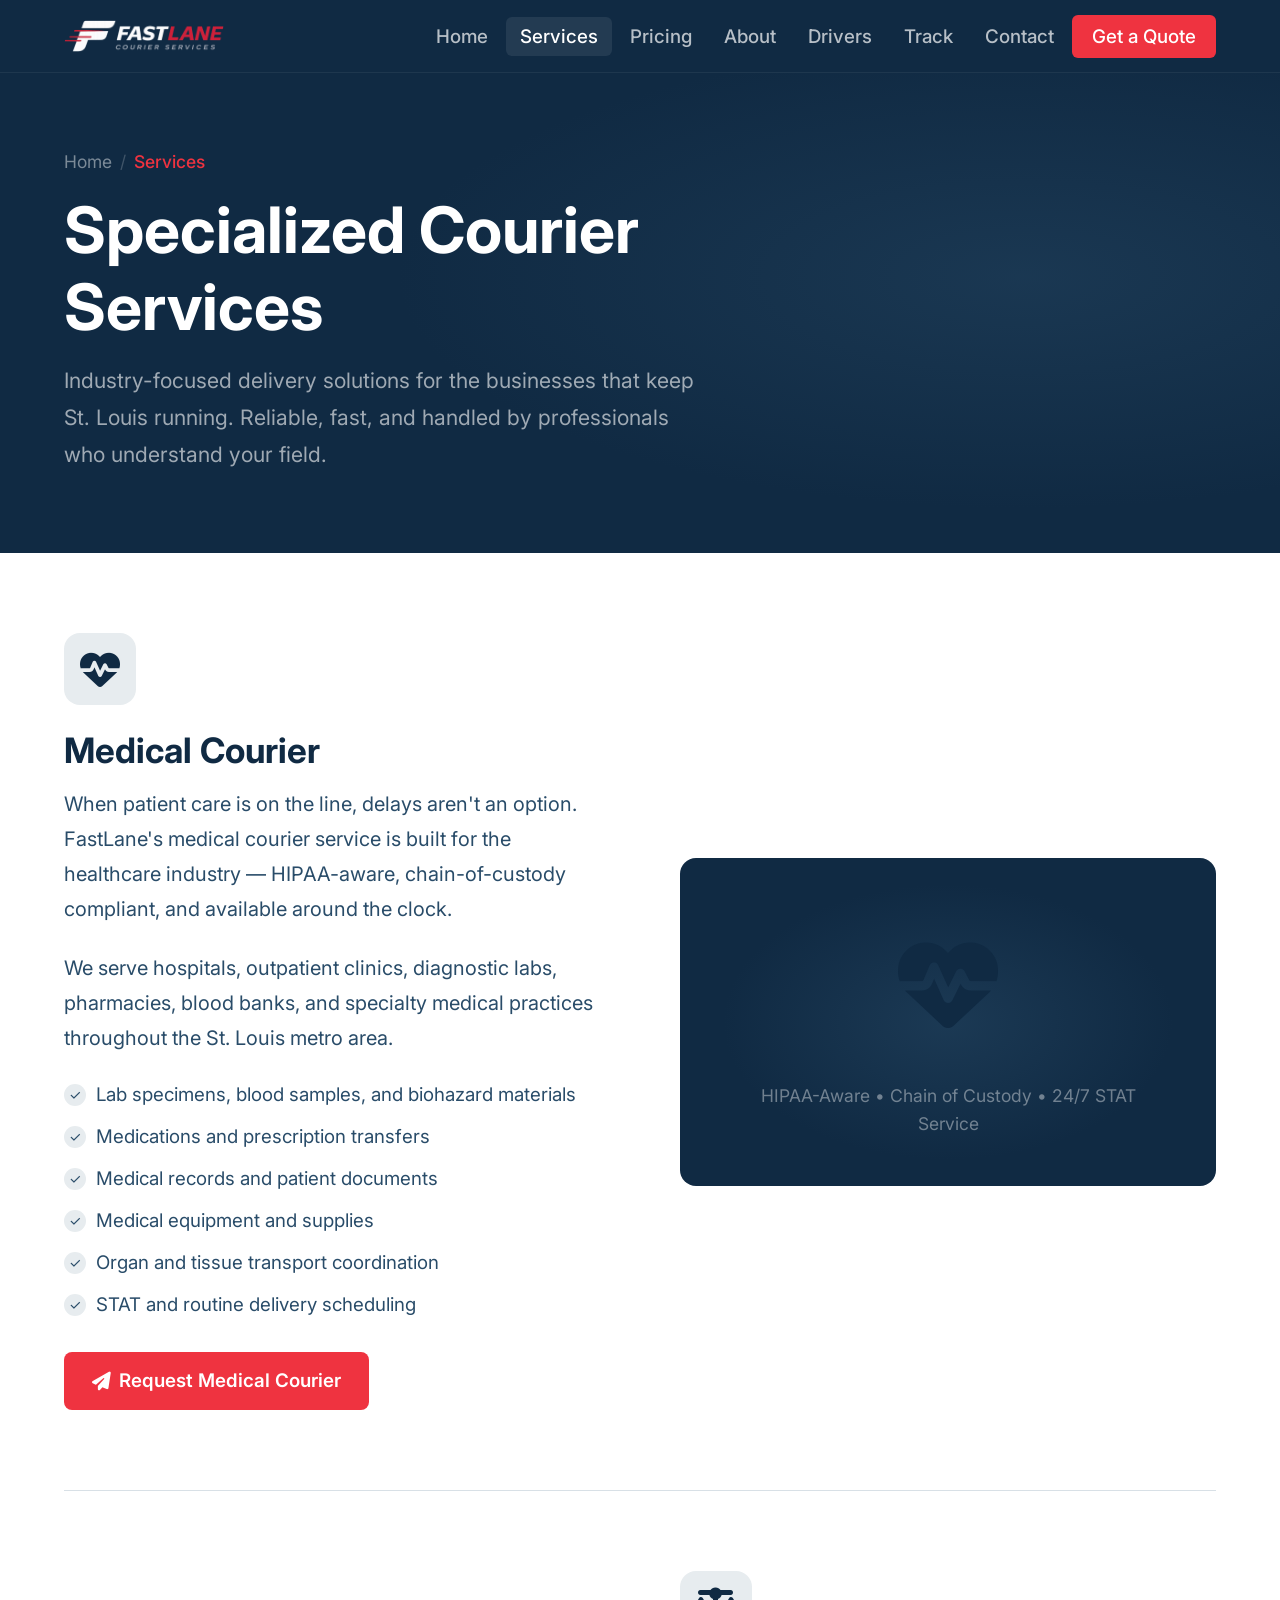
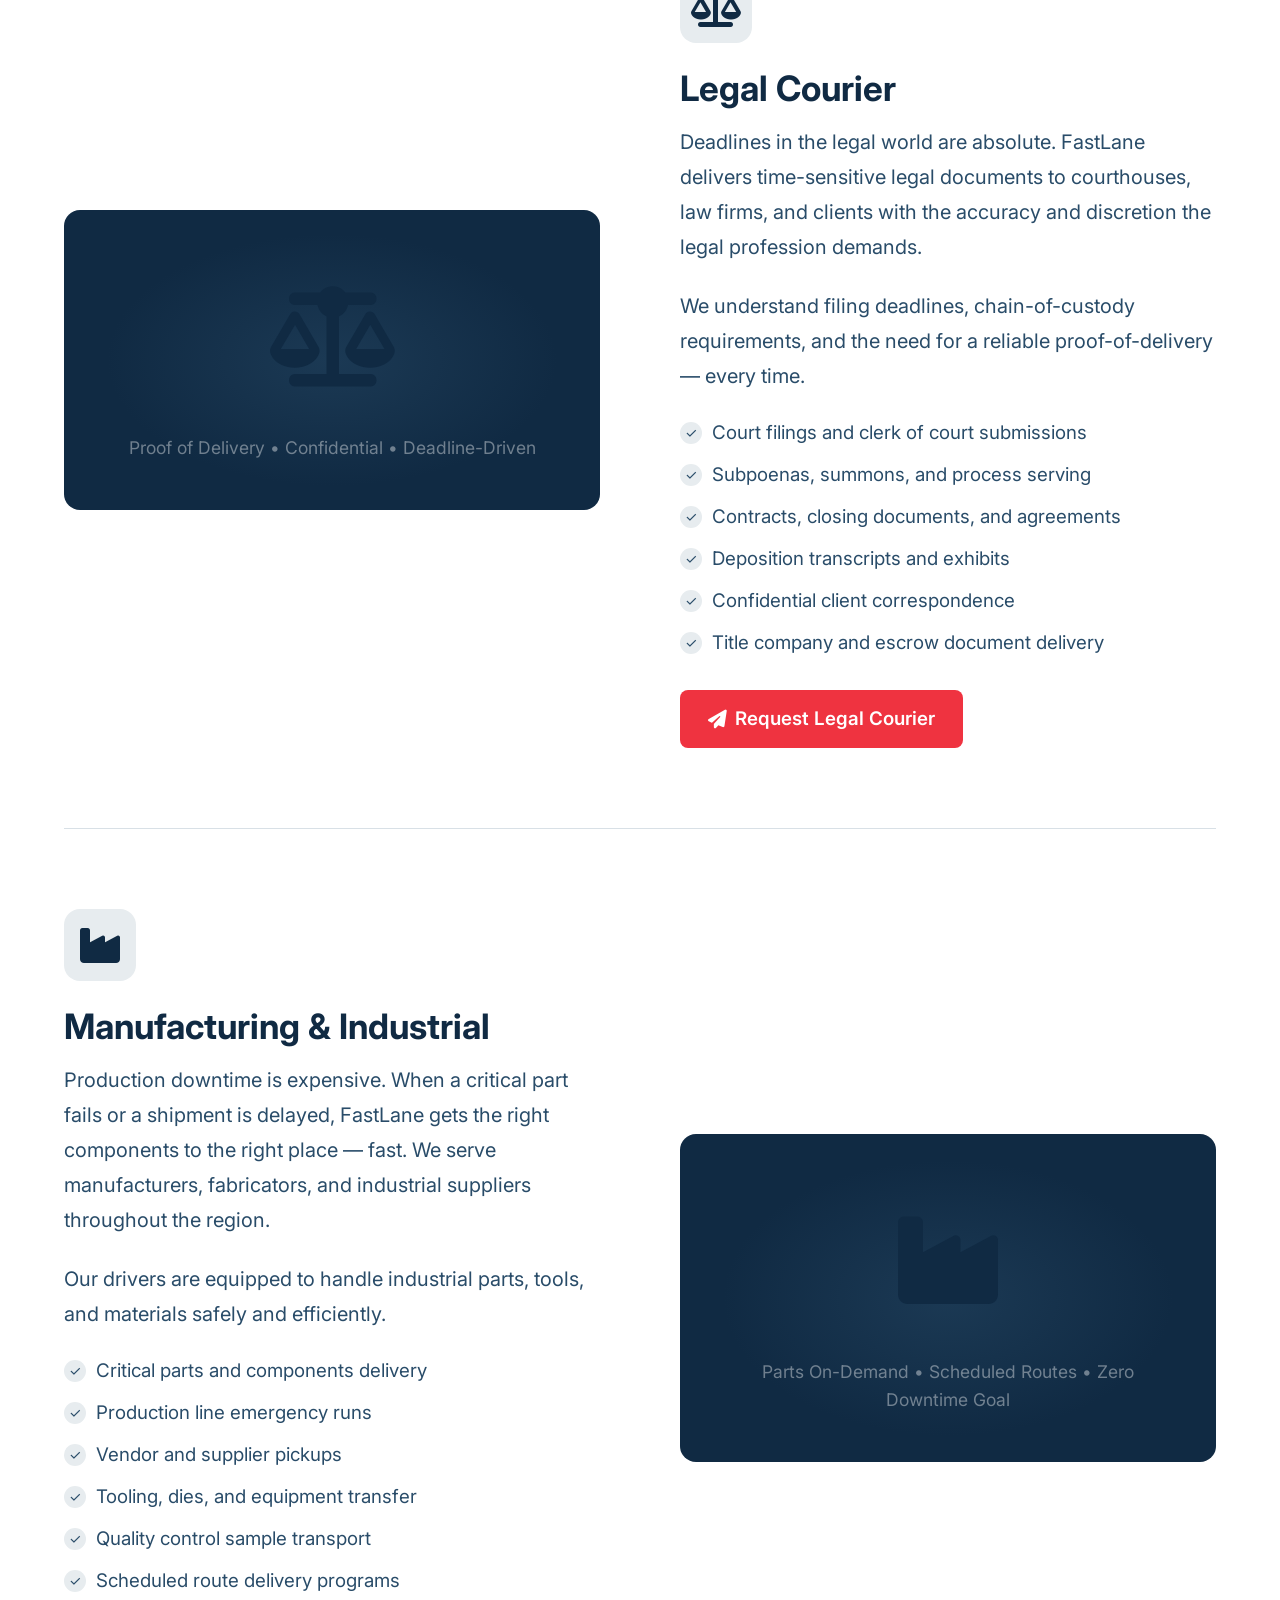
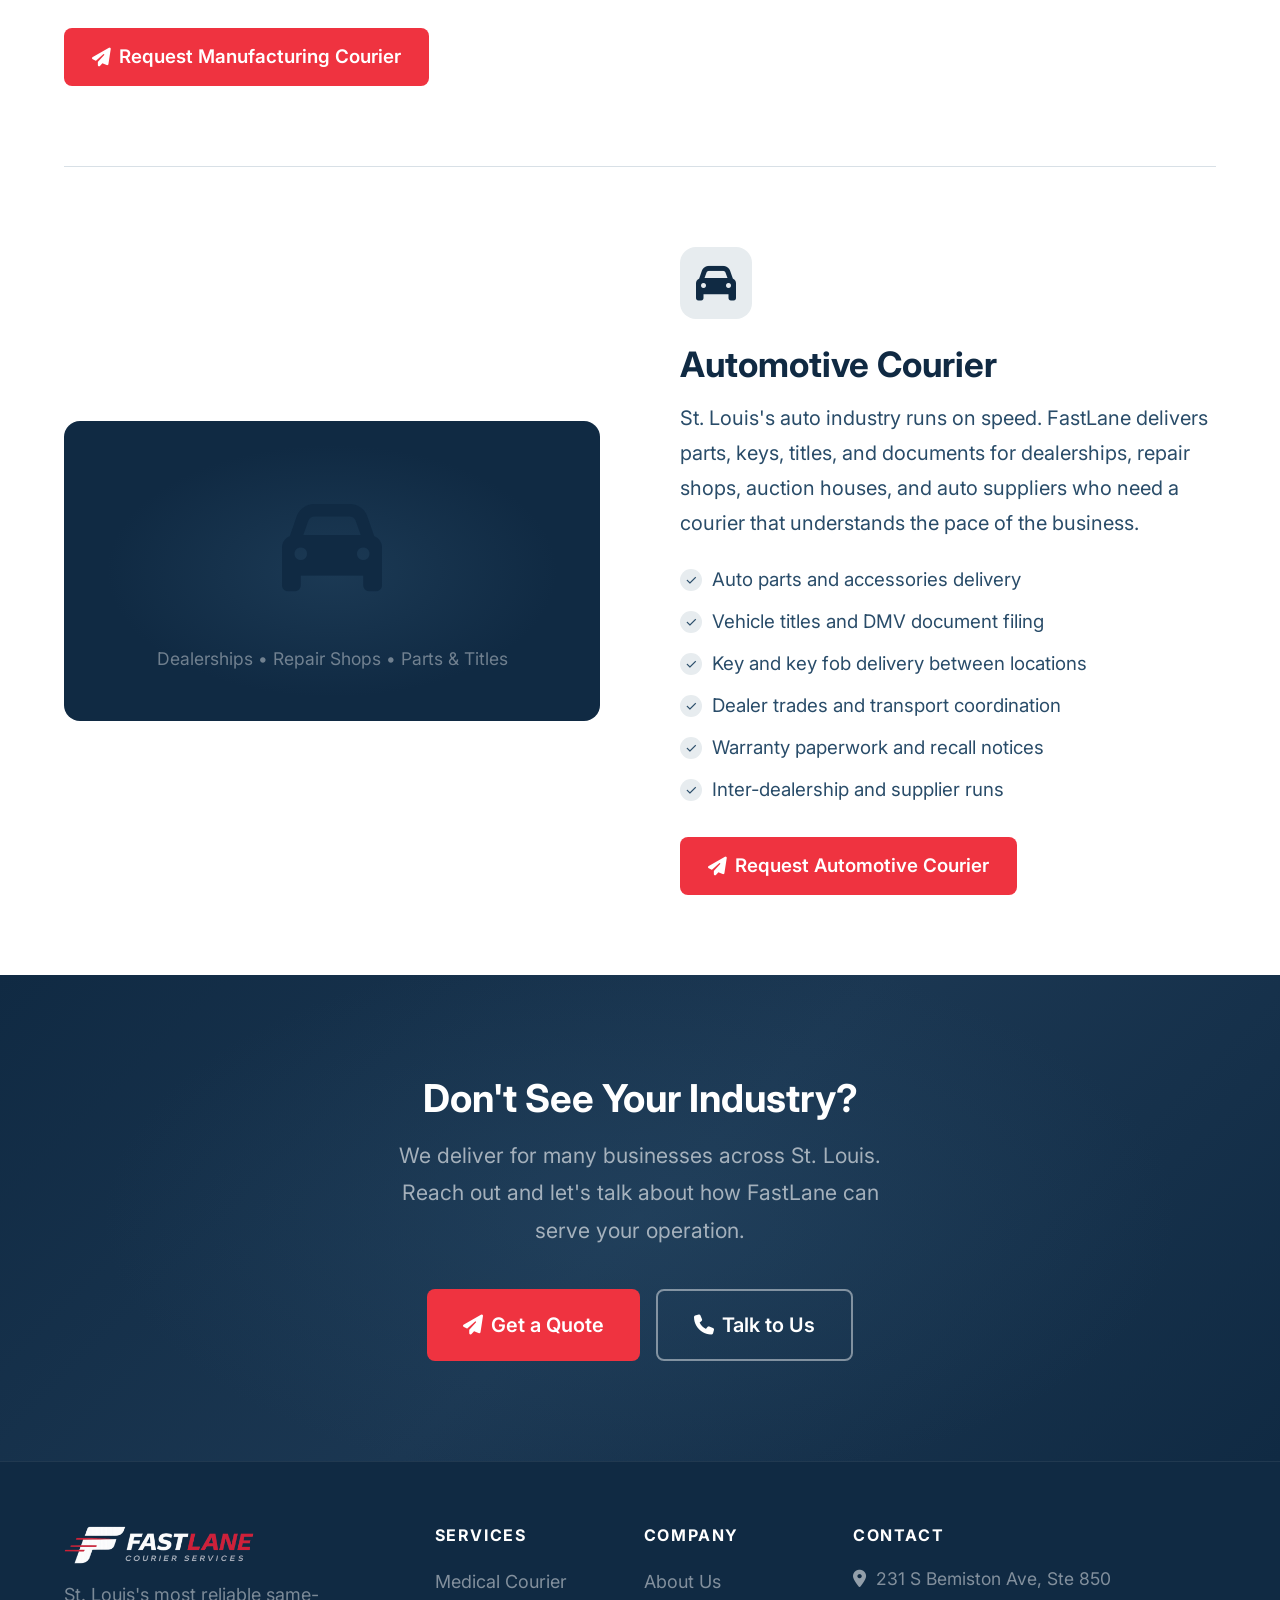
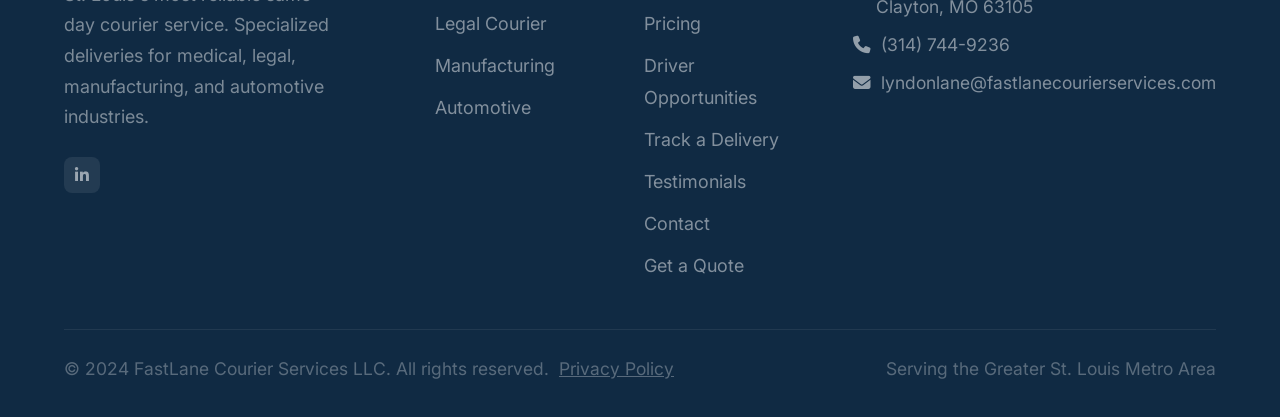
<file: services.html>
<!DOCTYPE html>
<html lang="en">
<head>
  <meta charset="UTF-8" />
  <meta name="viewport" content="width=device-width, initial-scale=1.0" />
  <title>Services | FastLane Courier Services</title>
  <meta name="description" content="Specialized courier services for medical, legal, manufacturing, and automotive industries in St. Louis and surrounding 50-mile radius." />
  <link rel="canonical" href="https://fastlanecourierservices.com/services.html" />
  <link rel="icon" href="favicon.ico" sizes="any" />
  <link rel="icon" href="assets/favicon-192.png" type="image/png" sizes="192x192" />
  <link rel="apple-touch-icon" href="assets/apple-touch-icon.png" />
  <meta property="og:type" content="website" />
  <meta property="og:site_name" content="FastLane Courier Services" />
  <meta property="og:title" content="Services | FastLane Courier Services" />
  <meta property="og:description" content="Specialized courier services for medical, legal, manufacturing, and automotive industries in St. Louis and surrounding 50-mile radius." />
  <meta property="og:url" content="https://fastlanecourierservices.com/services.html" />
  <meta property="og:image" content="https://fastlanecourierservices.com/assets/og-image.png" />
  <meta name="twitter:card" content="summary_large_image" />
  <meta name="twitter:title" content="Services | FastLane Courier Services" />
  <meta name="twitter:description" content="Specialized courier services for medical, legal, manufacturing, and automotive industries in St. Louis and surrounding 50-mile radius." />
  <meta name="twitter:image" content="https://fastlanecourierservices.com/assets/og-image.png" />
  <link rel="stylesheet" href="styles.css" />
  <link rel="stylesheet" href="https://cdnjs.cloudflare.com/ajax/libs/font-awesome/6.5.0/css/all.min.css" />
</head>
<body>

<!-- ── Header ── -->
<header id="header">
  <nav class="container">
    <a href="index.html" class="nav-logo">
      <img src="assets/logo-full-white.png" alt="FastLane Courier Services" />
    </a>
    <ul class="nav-links" id="navLinks">
      <li><a href="index.html">Home</a></li>
      <li><a href="services.html" class="active">Services</a></li>
      <li><a href="pricing.html">Pricing</a></li>
      <li><a href="about.html">About</a></li>
      <li><a href="drivers.html">Drivers</a></li>
      <li><a href="track.html">Track</a></li>
      <li><a href="contact.html">Contact</a></li>
      <li><a href="quote.html" class="nav-cta">Get a Quote</a></li>
    </ul>
    <button class="nav-toggle" id="navToggle" aria-label="Toggle menu">
      <span></span><span></span><span></span>
    </button>
  </nav>
</header>

<!-- ── Page Hero ── -->
<section class="page-hero">
  <div class="container">
    <div class="page-hero-inner">
      <div class="breadcrumb">
        <a href="index.html">Home</a>
        <span class="bc-sep">/</span>
        <span class="bc-current">Services</span>
      </div>
      <h1>Specialized Courier Services</h1>
      <p>Industry-focused delivery solutions for the businesses that keep St. Louis running. Reliable, fast, and handled by professionals who understand your field.</p>
    </div>
  </div>
</section>

<!-- ── Services Detail ── -->
<div class="container">

  <!-- Medical -->
  <div class="svc-detail" id="medical">
    <div>
      <div class="svc-detail-icon"><i class="fa-solid fa-heart-pulse"></i></div>
      <h2>Medical Courier</h2>
      <p>When patient care is on the line, delays aren't an option. FastLane's medical courier service is built for the healthcare industry — HIPAA-aware, chain-of-custody compliant, and available around the clock.</p>
      <p>We serve hospitals, outpatient clinics, diagnostic labs, pharmacies, blood banks, and specialty medical practices throughout the St. Louis metro area.</p>
      <ul class="svc-list">
        <li>Lab specimens, blood samples, and biohazard materials</li>
        <li>Medications and prescription transfers</li>
        <li>Medical records and patient documents</li>
        <li>Medical equipment and supplies</li>
        <li>Organ and tissue transport coordination</li>
        <li>STAT and routine delivery scheduling</li>
      </ul>
      <a href="quote.html" class="btn btn-primary"><i class="fa-solid fa-paper-plane"></i> Request Medical Courier</a>
    </div>
    <div class="svc-visual">
      <div class="svc-visual-icon"><i class="fa-solid fa-heart-pulse"></i></div>
      <div class="svc-visual-text">HIPAA-Aware &bull; Chain of Custody &bull; 24/7 STAT Service</div>
    </div>
  </div>

  <!-- Legal -->
  <div class="svc-detail flip" id="legal">
    <div>
      <div class="svc-detail-icon"><i class="fa-solid fa-scale-balanced"></i></div>
      <h2>Legal Courier</h2>
      <p>Deadlines in the legal world are absolute. FastLane delivers time-sensitive legal documents to courthouses, law firms, and clients with the accuracy and discretion the legal profession demands.</p>
      <p>We understand filing deadlines, chain-of-custody requirements, and the need for a reliable proof-of-delivery — every time.</p>
      <ul class="svc-list">
        <li>Court filings and clerk of court submissions</li>
        <li>Subpoenas, summons, and process serving</li>
        <li>Contracts, closing documents, and agreements</li>
        <li>Deposition transcripts and exhibits</li>
        <li>Confidential client correspondence</li>
        <li>Title company and escrow document delivery</li>
      </ul>
      <a href="quote.html" class="btn btn-primary"><i class="fa-solid fa-paper-plane"></i> Request Legal Courier</a>
    </div>
    <div class="svc-visual">
      <div class="svc-visual-icon"><i class="fa-solid fa-scale-balanced"></i></div>
      <div class="svc-visual-text">Proof of Delivery &bull; Confidential &bull; Deadline-Driven</div>
    </div>
  </div>

  <!-- Manufacturing -->
  <div class="svc-detail" id="manufacturing">
    <div>
      <div class="svc-detail-icon"><i class="fa-solid fa-industry"></i></div>
      <h2>Manufacturing &amp; Industrial</h2>
      <p>Production downtime is expensive. When a critical part fails or a shipment is delayed, FastLane gets the right components to the right place — fast. We serve manufacturers, fabricators, and industrial suppliers throughout the region.</p>
      <p>Our drivers are equipped to handle industrial parts, tools, and materials safely and efficiently.</p>
      <ul class="svc-list">
        <li>Critical parts and components delivery</li>
        <li>Production line emergency runs</li>
        <li>Vendor and supplier pickups</li>
        <li>Tooling, dies, and equipment transfer</li>
        <li>Quality control sample transport</li>
        <li>Scheduled route delivery programs</li>
      </ul>
      <a href="quote.html" class="btn btn-primary"><i class="fa-solid fa-paper-plane"></i> Request Manufacturing Courier</a>
    </div>
    <div class="svc-visual">
      <div class="svc-visual-icon"><i class="fa-solid fa-industry"></i></div>
      <div class="svc-visual-text">Parts On-Demand &bull; Scheduled Routes &bull; Zero Downtime Goal</div>
    </div>
  </div>

  <!-- Automotive -->
  <div class="svc-detail flip" id="automotive">
    <div>
      <div class="svc-detail-icon"><i class="fa-solid fa-car"></i></div>
      <h2>Automotive Courier</h2>
      <p>St. Louis's auto industry runs on speed. FastLane delivers parts, keys, titles, and documents for dealerships, repair shops, auction houses, and auto suppliers who need a courier that understands the pace of the business.</p>
      <ul class="svc-list">
        <li>Auto parts and accessories delivery</li>
        <li>Vehicle titles and DMV document filing</li>
        <li>Key and key fob delivery between locations</li>
        <li>Dealer trades and transport coordination</li>
        <li>Warranty paperwork and recall notices</li>
        <li>Inter-dealership and supplier runs</li>
      </ul>
      <a href="quote.html" class="btn btn-primary"><i class="fa-solid fa-paper-plane"></i> Request Automotive Courier</a>
    </div>
    <div class="svc-visual">
      <div class="svc-visual-icon"><i class="fa-solid fa-car"></i></div>
      <div class="svc-visual-text">Dealerships &bull; Repair Shops &bull; Parts &amp; Titles</div>
    </div>
  </div>

</div>

<!-- ── CTA Banner ── -->
<section class="cta-banner">
  <div class="container">
    <h2>Don't See Your Industry?</h2>
    <p>We deliver for many businesses across St. Louis. Reach out and let's talk about how FastLane can serve your operation.</p>
    <div class="cta-actions">
      <a href="quote.html" class="btn btn-primary btn-lg"><i class="fa-solid fa-paper-plane"></i> Get a Quote</a>
      <a href="contact.html" class="btn btn-secondary btn-lg"><i class="fa-solid fa-phone"></i> Talk to Us</a>
    </div>
  </div>
</section>

<!-- ── Footer ── -->
<footer>
  <div class="container">
    <div class="footer-grid">
      <div class="footer-brand">
        <a href="index.html" class="nav-logo">
      <img src="assets/logo-full-white.png" alt="FastLane Courier Services" />
    </a>
        <p>St. Louis's most reliable same-day courier service. Specialized deliveries for medical, legal, manufacturing, and automotive industries.</p>
        <div class="footer-social">
          <a href="https://www.linkedin.com/in/fastlane-courier-services-0b558b3ab/" class="social-btn" target="_blank" rel="noopener noreferrer" aria-label="FastLane Courier Services on LinkedIn"><i class="fa-brands fa-linkedin-in"></i></a>
        </div>
      </div>
      <div class="footer-col">
        <h4>Services</h4>
        <ul>
          <li><a href="services.html#medical">Medical Courier</a></li>
          <li><a href="services.html#legal">Legal Courier</a></li>
          <li><a href="services.html#manufacturing">Manufacturing</a></li>
          <li><a href="services.html#automotive">Automotive</a></li>
        </ul>
      </div>
      <div class="footer-col">
        <h4>Company</h4>
        <ul>
          <li><a href="about.html">About Us</a></li>
          <li><a href="pricing.html">Pricing</a></li>
          <li><a href="drivers.html">Driver Opportunities</a></li>
          <li><a href="track.html">Track a Delivery</a></li>
          <li><a href="testimonials.html">Testimonials</a></li>
          <li><a href="contact.html">Contact</a></li>
          <li><a href="quote.html">Get a Quote</a></li>
        </ul>
      </div>
      <div class="footer-col">
        <h4>Contact</h4>
        <div class="footer-contact-row"><span class="icon"><i class="fa-solid fa-location-dot"></i></span><span>231 S Bemiston Ave, Ste 850<br>Clayton, MO 63105</span></div>
        <div class="footer-contact-row"><span class="icon"><i class="fa-solid fa-phone"></i></span><span>(314) 744-9236</span></div>
        <div class="footer-contact-row"><span class="icon"><i class="fa-solid fa-envelope"></i></span><span>lyndonlane@fastlanecourierservices.com</span></div>
      </div>
    </div>
    <div class="footer-bottom">
      <p>&copy; 2024 FastLane Courier Services LLC. All rights reserved. &nbsp;<a href="privacy.html" style="color: rgba(255,255,255,0.3); text-decoration: underline;">Privacy Policy</a></p>
      <p>Serving the Greater St. Louis Metro Area</p>
    </div>
  </div>
</footer>

<script>
  window.addEventListener('scroll', () => {
    document.getElementById('header').classList.toggle('scrolled', window.scrollY > 20);
  });
  document.getElementById('navToggle').addEventListener('click', () => {
    document.getElementById('navLinks').classList.toggle('open');
  });
</script>
</body>
</html>
</file>
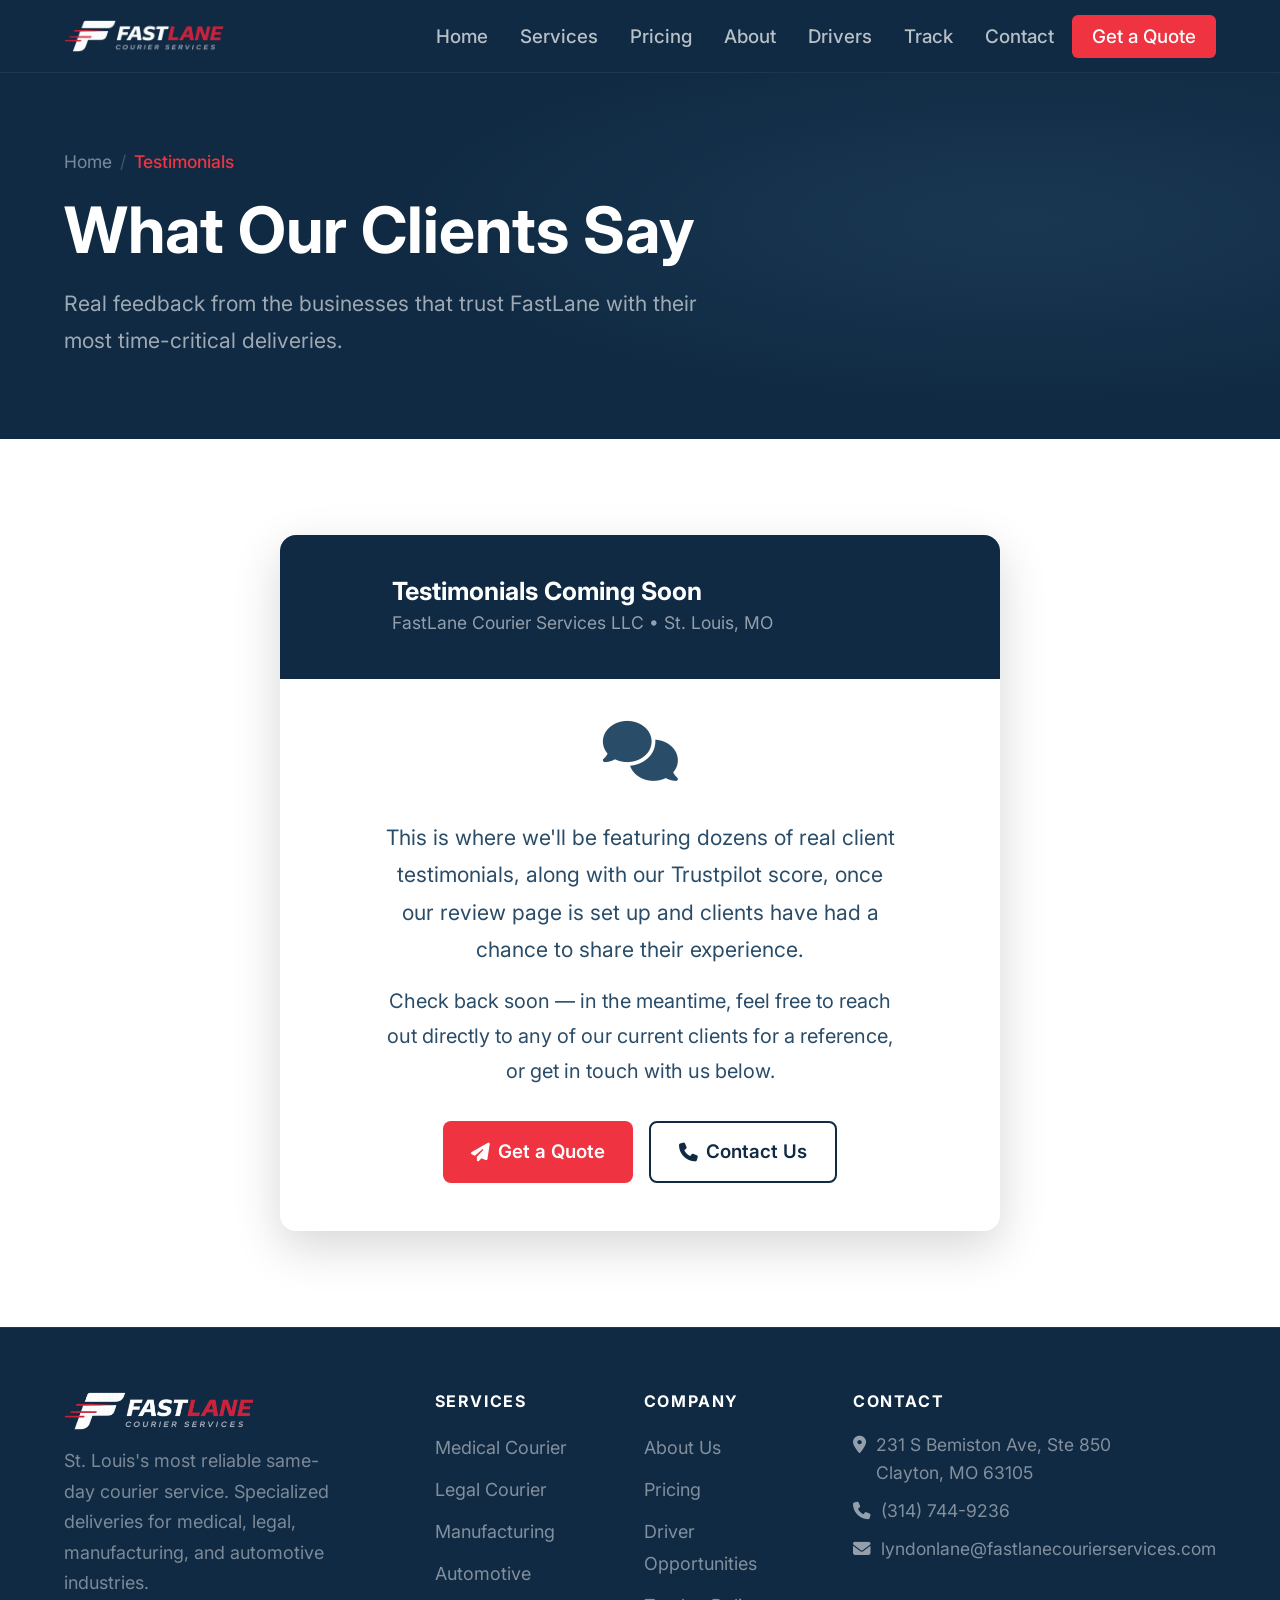
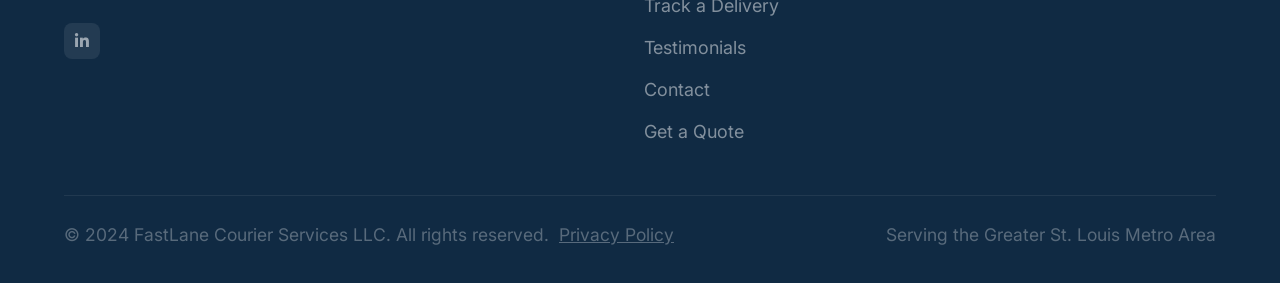
<file: testimonials.html>
<!DOCTYPE html>
<html lang="en">
<head>
  <meta charset="UTF-8" />
  <meta name="viewport" content="width=device-width, initial-scale=1.0" />
  <title>Testimonials | FastLane Courier Services</title>
  <meta name="description" content="Client testimonials and Trustpilot reviews for FastLane Courier Services LLC — coming soon." />
  <link rel="canonical" href="https://fastlanecourierservices.com/testimonials.html" />
  <link rel="icon" href="favicon.ico" sizes="any" />
  <link rel="icon" href="assets/favicon-192.png" type="image/png" sizes="192x192" />
  <link rel="apple-touch-icon" href="assets/apple-touch-icon.png" />
  <meta property="og:type" content="website" />
  <meta property="og:site_name" content="FastLane Courier Services" />
  <meta property="og:title" content="Testimonials | FastLane Courier Services" />
  <meta property="og:description" content="Client testimonials and Trustpilot reviews for FastLane Courier Services LLC — coming soon." />
  <meta property="og:url" content="https://fastlanecourierservices.com/testimonials.html" />
  <meta property="og:image" content="https://fastlanecourierservices.com/assets/og-image.png" />
  <meta name="twitter:card" content="summary_large_image" />
  <meta name="twitter:title" content="Testimonials | FastLane Courier Services" />
  <meta name="twitter:description" content="Client testimonials and Trustpilot reviews for FastLane Courier Services LLC — coming soon." />
  <meta name="twitter:image" content="https://fastlanecourierservices.com/assets/og-image.png" />
  <link rel="stylesheet" href="styles.css" />
  <link rel="stylesheet" href="https://cdnjs.cloudflare.com/ajax/libs/font-awesome/6.5.0/css/all.min.css" />
</head>
<body>

<!-- ── Header ── -->
<header id="header">
  <nav class="container">
    <a href="index.html" class="nav-logo">
      <img src="assets/logo-full-white.png" alt="FastLane Courier Services" />
    </a>
    <ul class="nav-links" id="navLinks">
      <li><a href="index.html">Home</a></li>
      <li><a href="services.html">Services</a></li>
      <li><a href="pricing.html">Pricing</a></li>
      <li><a href="about.html">About</a></li>
      <li><a href="drivers.html">Drivers</a></li>
      <li><a href="track.html">Track</a></li>
      <li><a href="contact.html">Contact</a></li>
      <li><a href="quote.html" class="nav-cta">Get a Quote</a></li>
    </ul>
    <button class="nav-toggle" id="navToggle" aria-label="Toggle menu">
      <span></span><span></span><span></span>
    </button>
  </nav>
</header>

<!-- ── Page Hero ── -->
<section class="page-hero">
  <div class="container">
    <div class="page-hero-inner">
      <div class="breadcrumb">
        <a href="index.html">Home</a>
        <span class="bc-sep">/</span>
        <span class="bc-current">Testimonials</span>
      </div>
      <h1>What Our Clients Say</h1>
      <p>Real feedback from the businesses that trust FastLane with their most time-critical deliveries.</p>
    </div>
  </div>
</section>

<!-- ── Coming Soon ── -->
<section>
  <div class="container">
    <div class="quote-wrapper">
      <div class="quote-card">
        <div class="quote-card-head">
          <div class="quote-card-head-icon"><i class="fa-solid fa-star"></i></div>
          <div>
            <h3>Testimonials Coming Soon</h3>
            <p>FastLane Courier Services LLC &bull; St. Louis, MO</p>
          </div>
        </div>
        <div class="quote-card-body" style="text-align: center; padding: 24px 40px 48px;">
          <div style="font-size: 3rem; color: var(--navy-light); margin-bottom: 20px;"><i class="fa-solid fa-comments"></i></div>
          <p style="font-size: 1.0625rem; max-width: 520px; margin: 0 auto 16px;">This is where we'll be featuring dozens of real client testimonials, along with our Trustpilot score, once our review page is set up and clients have had a chance to share their experience.</p>
          <p style="max-width: 520px; margin: 0 auto 32px;">Check back soon — in the meantime, feel free to reach out directly to any of our current clients for a reference, or get in touch with us below.</p>
          <div style="display:flex; gap:16px; justify-content:center; flex-wrap:wrap;">
            <a href="quote.html" class="btn btn-primary"><i class="fa-solid fa-paper-plane"></i> Get a Quote</a>
            <a href="contact.html" class="btn btn-outline"><i class="fa-solid fa-phone"></i> Contact Us</a>
          </div>
        </div>
      </div>
    </div>
  </div>
</section>

<!-- ── Footer ── -->
<footer>
  <div class="container">
    <div class="footer-grid">
      <div class="footer-brand">
        <a href="index.html" class="nav-logo">
      <img src="assets/logo-full-white.png" alt="FastLane Courier Services" />
    </a>
        <p>St. Louis's most reliable same-day courier service. Specialized deliveries for medical, legal, manufacturing, and automotive industries.</p>
        <div class="footer-social">
          <a href="https://www.linkedin.com/in/fastlane-courier-services-0b558b3ab/" class="social-btn" target="_blank" rel="noopener noreferrer" aria-label="FastLane Courier Services on LinkedIn"><i class="fa-brands fa-linkedin-in"></i></a>
        </div>
      </div>
      <div class="footer-col">
        <h4>Services</h4>
        <ul>
          <li><a href="services.html#medical">Medical Courier</a></li>
          <li><a href="services.html#legal">Legal Courier</a></li>
          <li><a href="services.html#manufacturing">Manufacturing</a></li>
          <li><a href="services.html#automotive">Automotive</a></li>
        </ul>
      </div>
      <div class="footer-col">
        <h4>Company</h4>
        <ul>
          <li><a href="about.html">About Us</a></li>
          <li><a href="pricing.html">Pricing</a></li>
          <li><a href="drivers.html">Driver Opportunities</a></li>
          <li><a href="track.html">Track a Delivery</a></li>
          <li><a href="testimonials.html">Testimonials</a></li>
          <li><a href="contact.html">Contact</a></li>
          <li><a href="quote.html">Get a Quote</a></li>
        </ul>
      </div>
      <div class="footer-col">
        <h4>Contact</h4>
        <div class="footer-contact-row"><span class="icon"><i class="fa-solid fa-location-dot"></i></span><span>231 S Bemiston Ave, Ste 850<br>Clayton, MO 63105</span></div>
        <div class="footer-contact-row"><span class="icon"><i class="fa-solid fa-phone"></i></span><span>(314) 744-9236</span></div>
        <div class="footer-contact-row"><span class="icon"><i class="fa-solid fa-envelope"></i></span><span>lyndonlane@fastlanecourierservices.com</span></div>
      </div>
    </div>
    <div class="footer-bottom">
      <p>&copy; 2024 FastLane Courier Services LLC. All rights reserved. &nbsp;<a href="privacy.html" style="color: rgba(255,255,255,0.3); text-decoration: underline;">Privacy Policy</a></p>
      <p>Serving the Greater St. Louis Metro Area</p>
    </div>
  </div>
</footer>

<script>
  window.addEventListener('scroll', () => {
    document.getElementById('header').classList.toggle('scrolled', window.scrollY > 20);
  });
  document.getElementById('navToggle').addEventListener('click', () => {
    document.getElementById('navLinks').classList.toggle('open');
  });
</script>
</body>
</html>
</file>
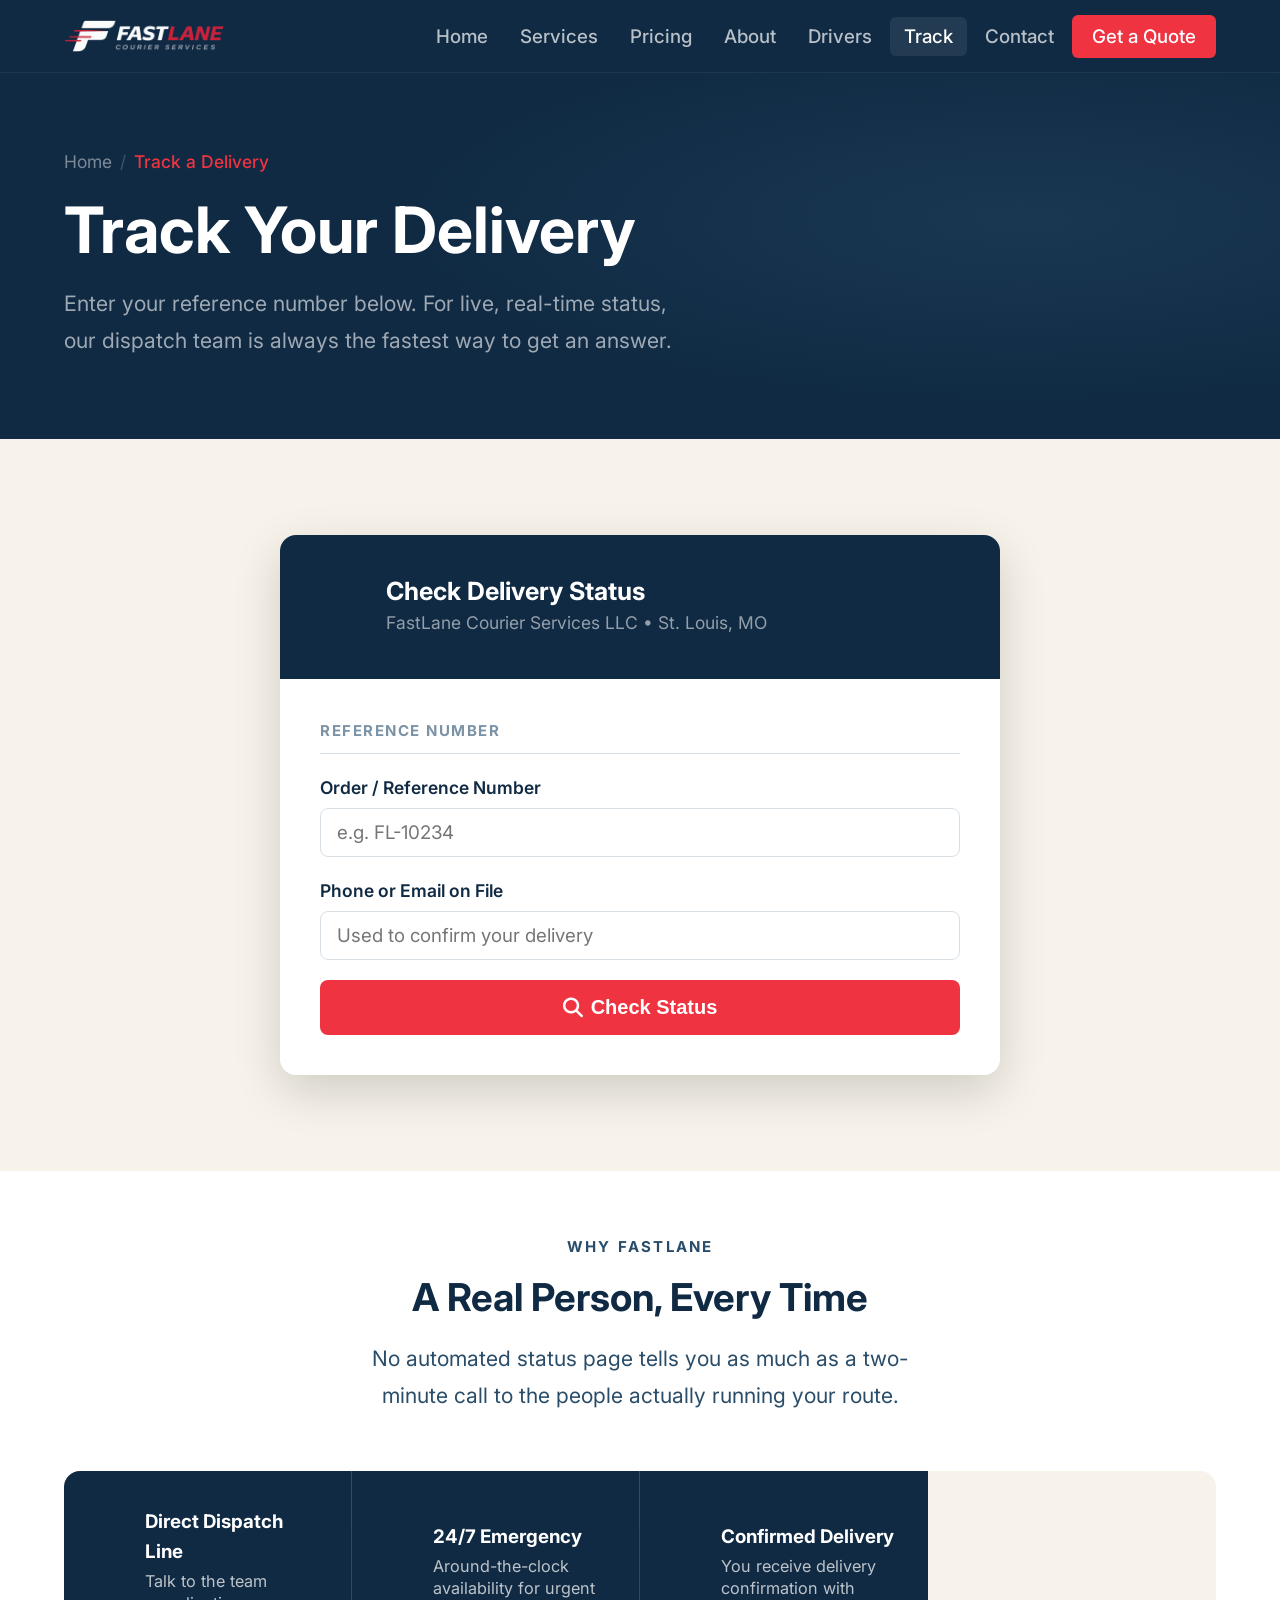
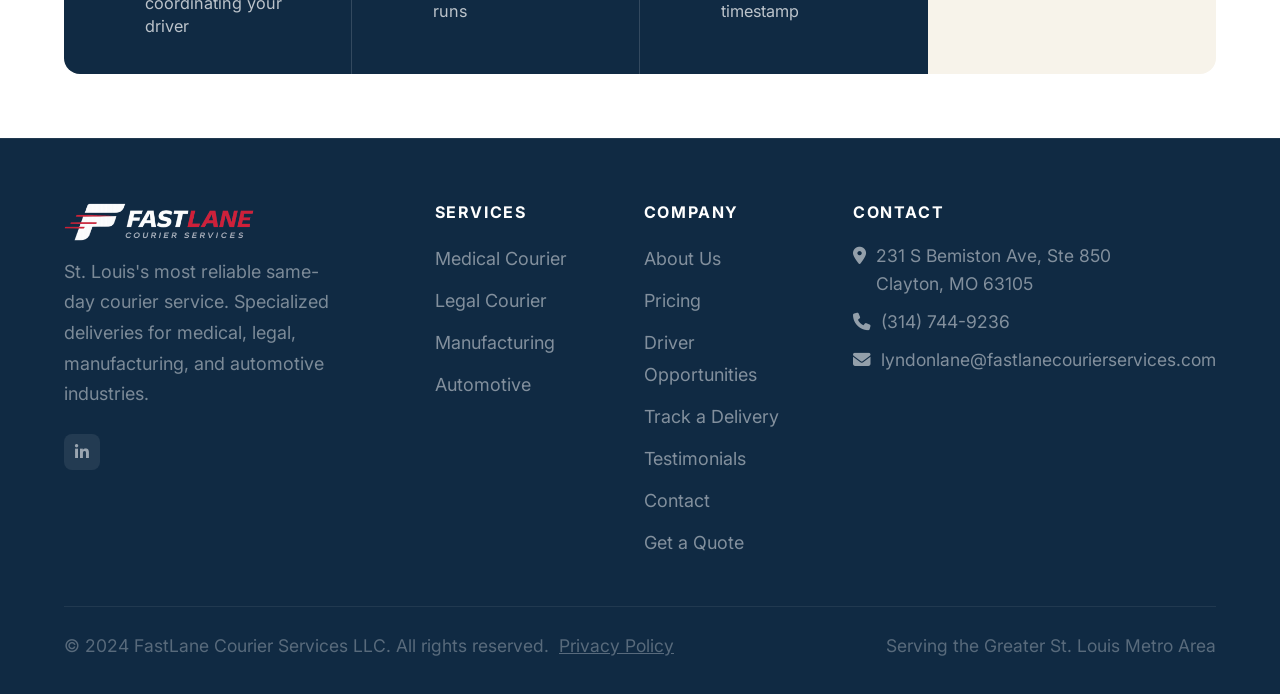
<file: track.html>
<!DOCTYPE html>
<html lang="en">
<head>
  <meta charset="UTF-8" />
  <meta name="viewport" content="width=device-width, initial-scale=1.0" />
  <title>Track a Delivery | FastLane Courier Services</title>
  <meta name="description" content="Check the status of a FastLane Courier Services delivery, or reach dispatch directly for a live update." />
  <link rel="canonical" href="https://fastlanecourierservices.com/track.html" />
  <link rel="icon" href="favicon.ico" sizes="any" />
  <link rel="icon" href="assets/favicon-192.png" type="image/png" sizes="192x192" />
  <link rel="apple-touch-icon" href="assets/apple-touch-icon.png" />
  <meta property="og:type" content="website" />
  <meta property="og:site_name" content="FastLane Courier Services" />
  <meta property="og:title" content="Track a Delivery | FastLane Courier Services" />
  <meta property="og:description" content="Check the status of a FastLane Courier Services delivery, or reach dispatch directly for a live update." />
  <meta property="og:url" content="https://fastlanecourierservices.com/track.html" />
  <meta property="og:image" content="https://fastlanecourierservices.com/assets/og-image.png" />
  <meta name="twitter:card" content="summary_large_image" />
  <meta name="twitter:title" content="Track a Delivery | FastLane Courier Services" />
  <meta name="twitter:description" content="Check the status of a FastLane Courier Services delivery, or reach dispatch directly for a live update." />
  <meta name="twitter:image" content="https://fastlanecourierservices.com/assets/og-image.png" />
  <link rel="stylesheet" href="styles.css" />
  <link rel="stylesheet" href="https://cdnjs.cloudflare.com/ajax/libs/font-awesome/6.5.0/css/all.min.css" />
</head>
<body>

<!-- ── Header ── -->
<header id="header">
  <nav class="container">
    <a href="index.html" class="nav-logo">
      <img src="assets/logo-full-white.png" alt="FastLane Courier Services" />
    </a>
    <ul class="nav-links" id="navLinks">
      <li><a href="index.html">Home</a></li>
      <li><a href="services.html">Services</a></li>
      <li><a href="pricing.html">Pricing</a></li>
      <li><a href="about.html">About</a></li>
      <li><a href="drivers.html">Drivers</a></li>
      <li><a href="track.html" class="active">Track</a></li>
      <li><a href="contact.html">Contact</a></li>
      <li><a href="quote.html" class="nav-cta">Get a Quote</a></li>
    </ul>
    <button class="nav-toggle" id="navToggle" aria-label="Toggle menu">
      <span></span><span></span><span></span>
    </button>
  </nav>
</header>

<!-- ── Page Hero ── -->
<section class="page-hero">
  <div class="container">
    <div class="page-hero-inner">
      <div class="breadcrumb">
        <a href="index.html">Home</a>
        <span class="bc-sep">/</span>
        <span class="bc-current">Track a Delivery</span>
      </div>
      <h1>Track Your Delivery</h1>
      <p>Enter your reference number below. For live, real-time status, our dispatch team is always the fastest way to get an answer.</p>
    </div>
  </div>
</section>

<!-- ── Track Form ── -->
<section style="background: var(--off-white);">
  <div class="container">
    <div class="quote-wrapper">
      <div class="quote-card" id="trackCard">
        <div class="quote-card-head">
          <div class="quote-card-head-icon"><i class="fa-solid fa-route"></i></div>
          <div>
            <h3>Check Delivery Status</h3>
            <p>FastLane Courier Services LLC &bull; St. Louis, MO</p>
          </div>
        </div>
        <div class="quote-card-body">
          <form id="trackForm" onsubmit="handleTrackSubmit(event)">
            <div class="field-section-title">Reference Number</div>
            <div class="form-group">
              <label for="refNumber">Order / Reference Number</label>
              <input type="text" id="refNumber" placeholder="e.g. FL-10234" required />
            </div>
            <div class="form-group">
              <label for="refPhoneEmail">Phone or Email on File</label>
              <input type="text" id="refPhoneEmail" placeholder="Used to confirm your delivery" required />
            </div>
            <button type="submit" class="btn btn-primary form-submit">
              <i class="fa-solid fa-magnifying-glass"></i> Check Status
            </button>
          </form>
        </div>
      </div>

      <!-- Result State -->
      <div id="trackResult" style="display:none; text-align:center; padding: 64px 24px;">
        <div style="font-size: 3rem; color: var(--navy-light); margin-bottom: 24px;"><i class="fa-solid fa-headset"></i></div>
        <h2 style="margin-bottom: 12px;">We Don't Have Automated Tracking Yet</h2>
        <p style="max-width: 480px; margin: 0 auto 32px;">FastLane doesn't currently offer self-service online tracking. For a live status update on reference <strong id="refEcho"></strong>, our dispatch team can tell you exactly where your delivery is right now.</p>
        <div style="display:flex; gap:16px; justify-content:center; flex-wrap:wrap;">
          <a href="tel:+13147449236" class="btn btn-primary"><i class="fa-solid fa-phone"></i> Call Dispatch</a>
          <a href="contact.html" class="btn btn-outline"><i class="fa-solid fa-envelope"></i> Email Us</a>
        </div>
      </div>

    </div>
  </div>
</section>

<!-- ── Trust Strip ── -->
<section style="padding: 64px 0;">
  <div class="container">
    <div class="section-header centered">
      <span class="section-label">Why FastLane</span>
      <h2 class="section-title">A Real Person, Every Time</h2>
      <p class="section-subtitle">No automated status page tells you as much as a two-minute call to the people actually running your route.</p>
    </div>
    <div class="features-grid" style="background: var(--off-white); border-radius: var(--radius-lg); overflow: hidden;">
      <div class="feature-item" style="background: var(--navy);">
        <div class="feature-icon"><i class="fa-solid fa-phone"></i></div>
        <div>
          <div class="feature-title">Direct Dispatch Line</div>
          <div class="feature-desc">Talk to the team coordinating your driver</div>
        </div>
      </div>
      <div class="feature-item" style="background: var(--navy);">
        <div class="feature-icon"><i class="fa-solid fa-clock"></i></div>
        <div>
          <div class="feature-title">24/7 Emergency</div>
          <div class="feature-desc">Around-the-clock availability for urgent runs</div>
        </div>
      </div>
      <div class="feature-item" style="background: var(--navy);">
        <div class="feature-icon"><i class="fa-solid fa-circle-check"></i></div>
        <div>
          <div class="feature-title">Confirmed Delivery</div>
          <div class="feature-desc">You receive delivery confirmation with timestamp</div>
        </div>
      </div>
    </div>
  </div>
</section>

<!-- ── Footer ── -->
<footer>
  <div class="container">
    <div class="footer-grid">
      <div class="footer-brand">
        <a href="index.html" class="nav-logo">
      <img src="assets/logo-full-white.png" alt="FastLane Courier Services" />
    </a>
        <p>St. Louis's most reliable same-day courier service. Specialized deliveries for medical, legal, manufacturing, and automotive industries.</p>
        <div class="footer-social">
          <a href="https://www.linkedin.com/in/fastlane-courier-services-0b558b3ab/" class="social-btn" target="_blank" rel="noopener noreferrer" aria-label="FastLane Courier Services on LinkedIn"><i class="fa-brands fa-linkedin-in"></i></a>
        </div>
      </div>
      <div class="footer-col">
        <h4>Services</h4>
        <ul>
          <li><a href="services.html#medical">Medical Courier</a></li>
          <li><a href="services.html#legal">Legal Courier</a></li>
          <li><a href="services.html#manufacturing">Manufacturing</a></li>
          <li><a href="services.html#automotive">Automotive</a></li>
        </ul>
      </div>
      <div class="footer-col">
        <h4>Company</h4>
        <ul>
          <li><a href="about.html">About Us</a></li>
          <li><a href="pricing.html">Pricing</a></li>
          <li><a href="drivers.html">Driver Opportunities</a></li>
          <li><a href="track.html">Track a Delivery</a></li>
          <li><a href="testimonials.html">Testimonials</a></li>
          <li><a href="contact.html">Contact</a></li>
          <li><a href="quote.html">Get a Quote</a></li>
        </ul>
      </div>
      <div class="footer-col">
        <h4>Contact</h4>
        <div class="footer-contact-row"><span class="icon"><i class="fa-solid fa-location-dot"></i></span><span>231 S Bemiston Ave, Ste 850<br>Clayton, MO 63105</span></div>
        <div class="footer-contact-row"><span class="icon"><i class="fa-solid fa-phone"></i></span><span>(314) 744-9236</span></div>
        <div class="footer-contact-row"><span class="icon"><i class="fa-solid fa-envelope"></i></span><span>lyndonlane@fastlanecourierservices.com</span></div>
      </div>
    </div>
    <div class="footer-bottom">
      <p>&copy; 2024 FastLane Courier Services LLC. All rights reserved. &nbsp;<a href="privacy.html" style="color: rgba(255,255,255,0.3); text-decoration: underline;">Privacy Policy</a></p>
      <p>Serving the Greater St. Louis Metro Area</p>
    </div>
  </div>
</footer>

<script>
  window.addEventListener('scroll', () => {
    document.getElementById('header').classList.toggle('scrolled', window.scrollY > 20);
  });
  document.getElementById('navToggle').addEventListener('click', () => {
    document.getElementById('navLinks').classList.toggle('open');
  });

  function handleTrackSubmit(e) {
    e.preventDefault();
    const ref = document.getElementById('refNumber').value.trim();
    document.getElementById('refEcho').textContent = ref || 'your delivery';
    document.getElementById('trackCard').style.display = 'none';
    document.getElementById('trackResult').style.display = 'block';
    window.scrollTo({ top: 0, behavior: 'smooth' });
  }
</script>
</body>
</html>
</file>
<file: styles.css>
/* =========================================
   FastLane Courier Services — Stylesheet
   ========================================= */

@import url('https://fonts.googleapis.com/css2?family=Inter:wght@300;400;500;600;700;800;900&display=swap');

/* Variables */
:root {
  --navy:       #102A43;
  --navy-mid:   #1B3752;
  --navy-light: #294C69;
  --navy-pale:  #E7ECEF;
  --red:        #EF3340;
  --red-dark:   #C92330;
  --white:      #FFFFFF;
  --off-white:  #F7F3EA;
  --gray-100:   #EFEAE0;
  --gray-200:   #D8E0E6;
  --gray-400:   #7C93A6;
  --gray-600:   #294C69;
  --gray-800:   #102A43;
  --shadow-sm:  0 1px 3px rgba(0,0,0,0.08);
  --shadow:     0 4px 16px rgba(0,0,0,0.10);
  --shadow-lg:  0 16px 48px rgba(0,0,0,0.16);
  --radius:     8px;
  --radius-lg:  16px;
  --transition: all 0.25s ease;
}

/* Reset */
*, *::before, *::after { box-sizing: border-box; margin: 0; padding: 0; }
html { scroll-behavior: smooth; font-size: 20px; }
body {
  font-family: 'Inter', -apple-system, BlinkMacSystemFont, 'Segoe UI', sans-serif;
  color: var(--gray-800);
  background: var(--white);
  line-height: 1.6;
  font-size: 20px;
}
img { max-width: 100%; height: auto; display: block; }
a { text-decoration: none; color: inherit; }
ul { list-style: none; }

/* Typography */
h1, h2, h3, h4 { font-weight: 700; line-height: 1.2; color: var(--navy); }
h1 { font-size: clamp(2rem, 5vw, 3.5rem); }
h2 { font-size: clamp(1.5rem, 3vw, 2.25rem); }
h3 { font-size: clamp(1rem, 2vw, 1.25rem); }
p  { color: var(--gray-600); line-height: 1.75; }

.section-label {
  font-size: 0.75rem;
  font-weight: 700;
  letter-spacing: 0.15em;
  text-transform: uppercase;
  color: var(--navy-light);
  margin-bottom: 0.75rem;
  display: block;
}
.section-title   { margin-bottom: 1rem; }
.section-subtitle { font-size: 1.0625rem; max-width: 600px; }

/* Layout */
.container { max-width: 1200px; margin: 0 auto; padding: 0 24px; }
section    { padding: 96px 0; }
.section-header { margin-bottom: 56px; }
.section-header.centered { text-align: center; }
.section-header.centered .section-subtitle { margin: 0 auto; }

/* ── Buttons ─────────────────────────────── */
.btn {
  display: inline-flex;
  align-items: center;
  gap: 8px;
  padding: 14px 28px;
  border-radius: var(--radius);
  font-size: 0.9375rem;
  font-weight: 600;
  cursor: pointer;
  border: none;
  transition: var(--transition);
  text-decoration: none;
  white-space: nowrap;
}
.btn-primary { background: var(--red); color: var(--white); }
.btn-primary:hover {
  background: var(--red-dark);
  transform: translateY(-1px);
  box-shadow: 0 8px 24px rgba(239,51,64,0.35);
}
.btn-secondary {
  background: transparent;
  color: var(--white);
  border: 2px solid rgba(255,255,255,0.45);
}
.btn-secondary:hover { background: rgba(255,255,255,0.1); border-color: var(--white); }
.btn-outline { background: transparent; color: var(--navy); border: 2px solid var(--navy); }
.btn-outline:hover { background: var(--navy); color: var(--white); }
.btn-lg { padding: 18px 36px; font-size: 1rem; }

/* ── Header ──────────────────────────────── */
header {
  position: fixed;
  top: 0; left: 0; right: 0;
  z-index: 1000;
  background: var(--navy);
  border-bottom: 1px solid rgba(255,255,255,0.06);
  transition: var(--transition);
}
header.scrolled { box-shadow: 0 2px 24px rgba(0,0,0,0.35); }
nav {
  height: 72px;
  display: flex;
  align-items: center;
  justify-content: space-between;
}
.nav-logo { display: flex; align-items: center; gap: 10px; }
.nav-logo img { height: 32px; width: auto; display: block; }
.footer-brand .nav-logo img { height: 38px; }

.nav-links { display: flex; align-items: center; gap: 4px; }
.nav-links a {
  padding: 8px 14px;
  color: rgba(255,255,255,0.7);
  font-size: 0.9375rem;
  font-weight: 500;
  border-radius: 6px;
  transition: var(--transition);
}
.nav-links a:hover, .nav-links a.active { color: var(--white); background: rgba(255,255,255,0.08); }
.nav-cta { background: var(--red) !important; color: var(--white) !important; padding: 10px 20px !important; }
.nav-cta:hover { background: var(--red-dark) !important; box-shadow: 0 4px 16px rgba(239,51,64,0.4) !important; }

.nav-toggle {
  display: none; background: none; border: none;
  cursor: pointer; flex-direction: column; gap: 5px; padding: 8px;
}
.nav-toggle span { display: block; width: 24px; height: 2px; background: var(--white); transition: var(--transition); }

/* ── Hero ────────────────────────────────── */
.hero {
  min-height: 100vh;
  background: var(--navy);
  display: flex; align-items: center;
  position: relative; overflow: hidden;
  padding-top: 72px;
}
.hero::before {
  content: '';
  position: absolute; inset: 0;
  background:
    radial-gradient(ellipse 80% 60% at 70% 50%, rgba(41,76,105,0.35) 0%, transparent 70%),
    radial-gradient(ellipse 40% 40% at 5%  80%, rgba(41,76,105,0.18) 0%, transparent 60%);
}
.hero-grid {
  display: grid;
  grid-template-columns: 1fr 1fr;
  gap: 80px;
  align-items: center;
  position: relative; z-index: 1;
}
.hero-content { color: var(--white); }
.hero-badge {
  display: inline-flex; align-items: center; gap: 8px;
  background: rgba(255,255,255,0.08);
  border: 1px solid rgba(255,255,255,0.18);
  border-radius: 100px;
  padding: 6px 16px;
  font-size: 0.8125rem; font-weight: 600;
  color: rgba(255,255,255,0.85);
  letter-spacing: 0.05em; text-transform: uppercase;
  margin-bottom: 24px;
}
.hero-badge i { color: var(--red); }
.hero h1 {
  color: var(--white);
  margin-bottom: 20px;
  font-size: clamp(2.25rem, 5vw, 3.75rem);
  line-height: 1.1;
  letter-spacing: -0.03em;
}
.hero h1 span { color: var(--red); }
.hero-sub {
  font-size: 1.0625rem;
  color: rgba(255,255,255,0.6);
  margin-bottom: 40px;
  max-width: 480px;
  line-height: 1.75;
}
.hero-actions { display: flex; gap: 16px; flex-wrap: wrap; }
.hero-stats {
  display: flex; gap: 40px;
  margin-top: 56px; padding-top: 40px;
  border-top: 1px solid rgba(255,255,255,0.1);
}
.stat-num {
  font-size: 2rem; font-weight: 900;
  color: var(--white); letter-spacing: -0.02em; line-height: 1; margin-bottom: 4px;
}
.stat-num span { color: var(--red); }
.stat-lbl { font-size: 0.8125rem; color: rgba(255,255,255,0.45); font-weight: 500; }

.hero-visual { display: flex; align-items: center; justify-content: center; }
.hero-card {
  background: var(--navy-light);
  border: 1px solid rgba(255,255,255,0.1);
  border-radius: var(--radius-lg);
  padding: 32px;
  width: 100%; max-width: 400px;
  box-shadow: var(--shadow-lg);
}
.hero-card-title {
  font-size: 0.75rem; font-weight: 600;
  text-transform: uppercase; letter-spacing: 0.1em;
  color: rgba(255,255,255,0.4); margin-bottom: 20px;
}
.coverage-ring {
  background: var(--navy);
  border-radius: var(--radius);
  padding: 24px; margin-bottom: 20px;
  display: flex; align-items: center; justify-content: center;
  min-height: 180px;
}
.ring {
  width: 140px; height: 140px;
  border-radius: 50%;
  border: 2px solid var(--red);
  position: relative;
  display: flex; align-items: center; justify-content: center;
}
.ring::before {
  content: '';
  position: absolute; inset: 14px;
  border-radius: 50%;
  border: 1px dashed rgba(239,51,64,0.35);
}
.ring::after {
  content: '';
  position: absolute; inset: 34px;
  border-radius: 50%;
  background: rgba(239,51,64,0.12);
}
.ring-dot {
  width: 12px; height: 12px;
  background: var(--red); border-radius: 50%;
  box-shadow: 0 0 0 4px rgba(239,51,64,0.3);
  z-index: 1;
}
.ring-label { font-size: 0.75rem; color: rgba(255,255,255,0.4); text-align: center; margin-top: 8px; }
.hero-tags { display: flex; flex-wrap: wrap; gap: 8px; }
.tag {
  display: inline-flex; align-items: center; gap: 6px;
  background: rgba(255,255,255,0.08);
  border: 1px solid rgba(255,255,255,0.18);
  color: rgba(255,255,255,0.85);
  padding: 6px 14px; border-radius: 100px;
  font-size: 0.8125rem; font-weight: 500;
}

/* ── Follow Us Strip ─────────────────────── */
.follow-strip { background: var(--off-white); border-bottom: 1px solid var(--gray-200); padding: 16px 0; }
.follow-inner { display: flex; align-items: center; justify-content: center; gap: 16px; }
.follow-label {
  font-size: 0.8rem; font-weight: 700; letter-spacing: 0.08em;
  text-transform: uppercase; color: var(--navy-light);
}
.follow-icons { display: flex; gap: 10px; }
.social-icon-btn {
  width: 38px; height: 38px;
  background: var(--navy); border-radius: 50%;
  display: flex; align-items: center; justify-content: center;
  color: var(--white); font-size: 1rem;
  transition: var(--transition);
}
.social-icon-btn:hover { background: var(--red); }

/* ── Features Strip ──────────────────────── */
.features-strip { background: var(--navy-light); padding: 0; }
.features-grid { display: grid; grid-template-columns: repeat(4, 1fr); }
.feature-item {
  padding: 36px 28px;
  border-right: 1px solid rgba(255,255,255,0.15);
  display: flex; align-items: center; gap: 18px;
}
.feature-item:last-child { border-right: none; }
.feature-icon { font-size: 1.75rem; flex-shrink: 0; }
.feature-title { font-size: 0.9375rem; font-weight: 700; color: var(--white); margin-bottom: 3px; }
.feature-desc  { font-size: 0.8125rem; color: rgba(255,255,255,0.72); line-height: 1.4; }

/* ── Service Cards ───────────────────────── */
.services-grid { display: grid; grid-template-columns: repeat(auto-fit, minmax(260px, 1fr)); gap: 24px; }
.service-card {
  background: var(--white);
  border: 1px solid var(--gray-200);
  border-radius: var(--radius-lg);
  padding: 36px 28px;
  transition: var(--transition);
  position: relative; overflow: hidden;
}
.service-card::before {
  content: '';
  position: absolute; top: 0; left: 0; right: 0; height: 3px;
  background: var(--red); transform: scaleX(0); transition: var(--transition);
}
.service-card:hover { border-color: var(--red); transform: translateY(-4px); box-shadow: var(--shadow-lg); }
.service-card:hover::before { transform: scaleX(1); }
.service-icon {
  width: 56px; height: 56px;
  background: var(--navy-pale); border-radius: 12px;
  display: flex; align-items: center; justify-content: center;
  font-size: 1.5rem; margin-bottom: 20px;
}
.service-card h3  { margin-bottom: 10px; }
.service-card p   { font-size: 0.9375rem; margin-bottom: 20px; }
.service-link {
  color: var(--navy-light); font-size: 0.875rem; font-weight: 600;
  display: inline-flex; align-items: center; gap: 6px;
  transition: var(--transition);
}
.service-link:hover { gap: 10px; color: var(--red); }

/* ── Stats Band ──────────────────────────── */
.stats-band { background: var(--navy); padding: 80px 0; }
.stats-grid { display: grid; grid-template-columns: repeat(4, 1fr); gap: 40px; text-align: center; }
.stats-grid .stat-num { font-size: 3rem; margin-bottom: 8px; }
.stats-grid .stat-lbl { font-size: 0.9375rem; }

/* ── Why Choose Us ───────────────────────── */
.why-grid { display: grid; grid-template-columns: 1fr 1fr; gap: 80px; align-items: center; }
.why-features { display: flex; flex-direction: column; gap: 28px; }
.why-item { display: flex; gap: 20px; align-items: flex-start; }
.why-icon {
  width: 48px; height: 48px;
  background: var(--navy-pale); border-radius: 10px;
  display: flex; align-items: center; justify-content: center;
  font-size: 1.25rem; flex-shrink: 0;
}
.why-item h3 { font-size: 1rem; margin-bottom: 6px; }
.why-item p  { font-size: 0.9375rem; }

.why-card {
  background: var(--navy);
  border-radius: var(--radius-lg);
  padding: 48px;
  color: var(--white);
  position: relative; overflow: hidden;
}
.why-card::before {
  content: '';
  position: absolute; top: -40px; right: -40px;
  width: 200px; height: 200px; border-radius: 50%;
  background: rgba(41,76,105,0.4);
}
.why-big-num {
  font-size: 4.5rem; font-weight: 900;
  color: var(--white); letter-spacing: -0.04em; line-height: 1;
}
.why-big-num span { color: var(--red); }
.why-big-lbl { font-size: 1rem; color: rgba(255,255,255,0.65); margin-top: 8px; margin-bottom: 32px; }
.check-list { display: flex; flex-direction: column; gap: 12px; }
.check-list li { display: flex; align-items: center; gap: 12px; font-size: 0.9375rem; color: rgba(255,255,255,0.75); }
.check {
  width: 22px; height: 22px;
  background: rgba(41,76,105,0.45); border-radius: 50%;
  display: flex; align-items: center; justify-content: center;
  font-size: 0.75rem; color: rgba(255,255,255,0.9); flex-shrink: 0;
}

/* ── Pricing Page ────────────────────────── */
.rate-table-wrap { overflow-x: auto; border-radius: var(--radius-lg); border: 1px solid var(--gray-200); }
.rate-table { width: 100%; border-collapse: collapse; min-width: 600px; background: var(--white); }
.rate-table th {
  background: var(--navy); color: var(--white);
  font-size: 0.8125rem; font-weight: 700; text-transform: uppercase; letter-spacing: 0.04em;
  padding: 14px 20px; text-align: left;
}
.rate-table th:not(:first-child) { text-align: center; }
.rate-table td { padding: 12px 20px; font-size: 0.9375rem; color: var(--gray-600); border-bottom: 1px solid var(--gray-200); }
.rate-table td:not(:first-child) { text-align: center; }
.rate-table td:first-child { font-weight: 700; color: var(--navy); }
.rate-table tr:nth-child(even) td { background: var(--navy-pale); }
.rate-table tr:last-child td { border-bottom: none; }
.pricing-note {
  display: flex; align-items: flex-start; gap: 14px;
  background: var(--navy-pale); border-radius: var(--radius-lg);
  padding: 20px 24px; margin-top: 20px; font-size: 0.9375rem; color: var(--navy);
}
.pricing-note i { color: var(--red); font-size: 1.1rem; margin-top: 2px; }
.discount-grid { display: grid; grid-template-columns: repeat(auto-fit, minmax(260px, 1fr)); gap: 24px; margin-top: 32px; }
.discount-card {
  background: var(--white); border: 1px solid var(--gray-200); border-radius: var(--radius-lg);
  padding: 32px; transition: var(--transition);
}
.discount-card:hover { border-color: var(--red); box-shadow: var(--shadow); }
.discount-card-icon {
  width: 48px; height: 48px; border-radius: 50%;
  background: var(--navy); color: var(--white);
  display: flex; align-items: center; justify-content: center;
  font-size: 1.1rem; margin-bottom: 20px;
}
.discount-card h3 { font-size: 1.0625rem; margin-bottom: 10px; }
.discount-card p { font-size: 0.9375rem; margin-bottom: 0; }
.fee-list { display: flex; flex-direction: column; gap: 14px; }
.fee-list li { font-size: 0.9375rem; color: var(--gray-600); }
.fee-list li strong { color: var(--navy); }

/* ── Industries ──────────────────────────── */
.industries-section { background: var(--off-white); }
.industries-grid { display: grid; grid-template-columns: repeat(auto-fit, minmax(200px, 1fr)); gap: 20px; }
.industry-card {
  background: var(--white);
  border: 1px solid var(--gray-200);
  border-radius: var(--radius-lg);
  padding: 32px 24px; text-align: center;
  transition: var(--transition); cursor: pointer;
}
.industry-card:hover { border-color: var(--red); box-shadow: var(--shadow); transform: translateY(-4px); }
.industry-icon { font-size: 2.5rem; margin-bottom: 16px; }
.industry-card h3 { font-size: 0.9375rem; color: var(--navy); }

/* ── CTA Banner ──────────────────────────── */
.cta-banner {
  background: linear-gradient(135deg, var(--navy) 0%, var(--navy-mid) 50%, var(--navy) 100%);
  padding: 100px 0; text-align: center; position: relative; overflow: hidden;
}
.cta-banner::before {
  content: '';
  position: absolute; inset: 0;
  background: radial-gradient(ellipse 60% 80% at 50% 50%, rgba(41,76,105,0.4) 0%, transparent 70%);
}
.cta-banner h2  { color: var(--white); margin-bottom: 16px; position: relative; }
.cta-banner p   { color: rgba(255,255,255,0.6); font-size: 1.0625rem; margin-bottom: 40px; max-width: 500px; margin-left: auto; margin-right: auto; position: relative; }
.cta-actions    { display: flex; gap: 16px; justify-content: center; flex-wrap: wrap; position: relative; }

/* ── Footer ──────────────────────────────── */
footer { background: var(--navy); border-top: 1px solid rgba(255,255,255,0.07); padding: 64px 0 32px; }
.footer-grid { display: grid; grid-template-columns: 2fr 1fr 1fr 1.1fr; gap: 48px; margin-bottom: 48px; }
.footer-brand p {
  color: rgba(255,255,255,0.45); font-size: 0.9rem;
  margin-top: 16px; margin-bottom: 24px; max-width: 280px; line-height: 1.7;
}
.footer-social { display: flex; gap: 10px; }
.social-btn {
  width: 36px; height: 36px;
  background: rgba(255,255,255,0.08); border-radius: 8px;
  display: flex; align-items: center; justify-content: center;
  color: rgba(255,255,255,0.55); font-size: 0.8rem; font-weight: 700;
  transition: var(--transition);
}
.social-btn:hover { background: var(--red); color: var(--white); }
.footer-col h4 {
  font-size: 0.8rem; font-weight: 700; color: var(--white);
  text-transform: uppercase; letter-spacing: 0.1em; margin-bottom: 20px;
}
.footer-col ul { display: flex; flex-direction: column; gap: 10px; }
.footer-col ul li a { color: rgba(255,255,255,0.48); font-size: 0.9rem; transition: var(--transition); }
.footer-col ul li a:hover { color: var(--white); }
.footer-contact-row { display: flex; gap: 10px; color: rgba(255,255,255,0.48); font-size: 0.875rem; margin-bottom: 10px; }
.footer-contact-row .icon { color: rgba(255,255,255,0.55); }
.footer-bottom {
  border-top: 1px solid rgba(255,255,255,0.07);
  padding-top: 24px;
  display: flex; justify-content: space-between; align-items: center; flex-wrap: wrap; gap: 8px;
}
.footer-bottom p { color: rgba(255,255,255,0.3); font-size: 0.875rem; }

/* ── Page Hero (inner pages) ─────────────── */
.page-hero {
  background: var(--navy);
  padding: 148px 0 80px;
  position: relative; overflow: hidden;
}
.page-hero::before {
  content: '';
  position: absolute; inset: 0;
  background: radial-gradient(ellipse 70% 60% at 80% 50%, rgba(41,76,105,0.4) 0%, transparent 70%);
}
.page-hero-inner { position: relative; z-index: 1; max-width: 640px; }
.page-hero h1   { color: var(--white); }
.page-hero p    { color: rgba(255,255,255,0.6); font-size: 1.0625rem; margin-top: 16px; }
.breadcrumb     { display: flex; align-items: center; gap: 8px; margin-bottom: 16px; font-size: 0.875rem; }
.breadcrumb a   { color: rgba(255,255,255,0.45); }
.breadcrumb a:hover { color: var(--white); }
.bc-sep         { color: rgba(255,255,255,0.2); }
.bc-current     { color: var(--red); font-weight: 500; }

/* ── Services Detail Page ────────────────── */
.svc-detail {
  display: grid; grid-template-columns: 1fr 1fr;
  gap: 80px; align-items: center;
  padding: 80px 0;
  border-bottom: 1px solid var(--gray-200);
}
.svc-detail:last-child { border-bottom: none; }
.svc-detail.flip { direction: rtl; }
.svc-detail.flip > * { direction: ltr; }
.svc-detail-icon {
  width: 72px; height: 72px;
  background: var(--navy-pale); border-radius: 16px;
  display: flex; align-items: center; justify-content: center;
  font-size: 2rem; margin-bottom: 24px;
}
.svc-detail h2  { font-size: 1.75rem; margin-bottom: 16px; }
.svc-detail p   { margin-bottom: 24px; }
.svc-list       { display: flex; flex-direction: column; gap: 12px; margin-bottom: 32px; }
.svc-list li    { display: flex; align-items: center; gap: 10px; font-size: 0.9375rem; color: var(--gray-600); }
.svc-list li::before {
  content: '✓';
  width: 22px; height: 22px;
  background: var(--navy-pale); border-radius: 50%;
  display: flex; align-items: center; justify-content: center;
  font-size: 0.7rem; color: var(--navy-light); flex-shrink: 0;
}
.svc-visual {
  background: var(--navy); border-radius: var(--radius-lg);
  padding: 48px; text-align: center; min-height: 300px;
  display: flex; align-items: center; justify-content: center;
  flex-direction: column; gap: 16px;
  position: relative; overflow: hidden;
}
.svc-visual::before {
  content: '';
  position: absolute; inset: 0;
  background: radial-gradient(ellipse 60% 60% at 50% 50%, rgba(41,76,105,0.45) 0%, transparent 70%);
}
.svc-visual-icon { font-size: 5rem; position: relative; z-index: 1; }
.svc-visual-text { color: rgba(255,255,255,0.4); font-size: 0.875rem; position: relative; z-index: 1; }

/* ── About Page ──────────────────────────── */
.about-intro-grid { display: grid; grid-template-columns: 1fr 1fr; gap: 80px; align-items: center; }
.values-grid { display: grid; grid-template-columns: repeat(3, 1fr); gap: 24px; }
.value-card { background: var(--off-white); border-radius: var(--radius-lg); padding: 32px 24px; text-align: center; }
.value-icon  { font-size: 2rem; margin-bottom: 16px; }
.value-card h3 { font-size: 1rem; margin-bottom: 8px; }
.value-card p  { font-size: 0.875rem; }
/* ── Contact Page ────────────────────────── */
.contact-grid { display: grid; grid-template-columns: 1fr 1.5fr; gap: 64px; }
.contact-info-list { display: flex; flex-direction: column; gap: 28px; }
.ci-item { display: flex; gap: 16px; }
.ci-icon {
  width: 48px; height: 48px;
  background: var(--navy-pale); border-radius: 10px;
  display: flex; align-items: center; justify-content: center;
  font-size: 1.25rem; flex-shrink: 0;
}
.ci-label { font-size: 0.75rem; font-weight: 700; text-transform: uppercase; letter-spacing: 0.1em; color: var(--gray-400); margin-bottom: 4px; }
.ci-value { font-size: 1rem; font-weight: 600; color: var(--navy); margin-bottom: 2px; }
.ci-sub   { font-size: 0.875rem; color: var(--gray-600); }
.hours-box { background: var(--gray-100); border-radius: var(--radius); padding: 24px; }
.hours-box-title { font-size: 0.8rem; font-weight: 700; text-transform: uppercase; letter-spacing: 0.1em; color: var(--gray-400); margin-bottom: 16px; }
.hours-row { display: flex; justify-content: space-between; padding: 8px 0; border-bottom: 1px solid var(--gray-200); font-size: 0.9375rem; }
.hours-row:last-child { border-bottom: none; }
.hours-row span:first-child { color: var(--gray-600); }
.hours-row span:last-child  { font-weight: 600; color: var(--navy); }

/* ── Forms ───────────────────────────────── */
.form-card {
  background: var(--white); border: 1px solid var(--gray-200);
  border-radius: var(--radius-lg); padding: 40px; box-shadow: var(--shadow);
}
.form-card-title    { font-size: 1.25rem; font-weight: 700; color: var(--navy); margin-bottom: 4px; }
.form-card-subtitle { font-size: 0.9375rem; color: var(--gray-600); margin-bottom: 28px; }
.form-group  { margin-bottom: 20px; }
.form-row    { display: grid; grid-template-columns: 1fr 1fr; gap: 16px; }
label        { display: block; font-size: 0.875rem; font-weight: 600; color: var(--gray-800); margin-bottom: 6px; }
input, select, textarea {
  width: 100%; padding: 12px 16px;
  border: 1.5px solid var(--gray-200); border-radius: var(--radius);
  font-size: 0.9375rem; font-family: inherit; color: var(--gray-800);
  background: var(--white); transition: var(--transition); outline: none;
  -webkit-appearance: none;
}
input:focus, select:focus, textarea:focus {
  border-color: var(--red);
  box-shadow: 0 0 0 3px rgba(239,51,64,0.12);
}
textarea { resize: vertical; min-height: 120px; }
.form-submit { width: 100%; justify-content: center; padding: 16px; font-size: 1rem; }

/* ── Quote Page ──────────────────────────── */
.quote-wrapper { max-width: 720px; margin: 0 auto; }
.quote-card    { background: var(--white); border-radius: var(--radius-lg); box-shadow: var(--shadow-lg); overflow: hidden; }
.quote-card-head {
  background: var(--navy); padding: 32px 40px;
  display: flex; align-items: center; gap: 16px;
}
.quote-card-head h3 { color: var(--white); font-size: 1.25rem; margin-bottom: 2px; }
.quote-card-head p  { color: rgba(255,255,255,0.55); font-size: 0.875rem; }
.quote-card-head-icon { font-size: 2.5rem; }
.quote-card-body { padding: 40px; }
.field-section-title {
  font-size: 0.75rem; font-weight: 700; text-transform: uppercase;
  letter-spacing: 0.1em; color: var(--gray-400);
  margin-bottom: 20px; padding-bottom: 10px; border-bottom: 1px solid var(--gray-200);
}
.route-divider { text-align: center; color: var(--gray-400); font-size: 0.875rem; font-weight: 600; padding: 8px 0; }
.urgency-grid { display: grid; grid-template-columns: repeat(3, 1fr); gap: 12px; }
.urgency-opt {
  border: 1.5px solid var(--gray-200); border-radius: var(--radius);
  padding: 16px 12px; text-align: center; cursor: pointer; transition: var(--transition);
}
.urgency-opt:hover, .urgency-opt.sel { border-color: var(--red); background: rgba(239,51,64,0.06); }
.urgency-opt input[type="radio"] { display: none; }
.u-label { font-size: 0.875rem; font-weight: 600; color: var(--navy); }
.u-time  { font-size: 0.75rem; color: var(--gray-400); margin-top: 2px; }

/* ── Responsive ──────────────────────────── */
@media (max-width: 768px) {
  section { padding: 64px 0; }
  .nav-links { display: none; }
  .nav-links.open {
    display: flex; flex-direction: column;
    position: absolute; top: 72px; left: 0; right: 0;
    background: var(--navy); padding: 16px 24px;
    border-top: 1px solid rgba(255,255,255,0.08);
  }
  .nav-toggle { display: flex; }
  .hero-grid, .why-grid, .about-intro-grid, .contact-grid { grid-template-columns: 1fr; gap: 40px; }
  .hero-visual { display: none; }
  .hero-stats  { gap: 24px; flex-wrap: wrap; }
  .features-grid { grid-template-columns: 1fr 1fr; }
  .features-grid .feature-item:nth-child(2) { border-right: none; }
  .features-grid .feature-item:nth-child(1),
  .features-grid .feature-item:nth-child(2) { border-bottom: 1px solid rgba(255,255,255,0.15); }
  .stats-grid  { grid-template-columns: 1fr 1fr; gap: 24px; }
  .values-grid { grid-template-columns: 1fr 1fr; }
  .footer-grid { grid-template-columns: 1fr 1fr; gap: 32px; }
  .form-row    { grid-template-columns: 1fr; }
  .urgency-grid { grid-template-columns: 1fr; }
  .svc-detail  { grid-template-columns: 1fr; gap: 40px; }
  .svc-detail.flip { direction: ltr; }
}
@media (max-width: 480px) {
  .features-grid { grid-template-columns: 1fr; }
  .features-grid .feature-item { border-right: none; border-bottom: 1px solid rgba(255,255,255,0.15); }
  .footer-grid { grid-template-columns: 1fr; }
  .values-grid { grid-template-columns: 1fr; }
  .hero-actions { flex-direction: column; }
}
</file>
